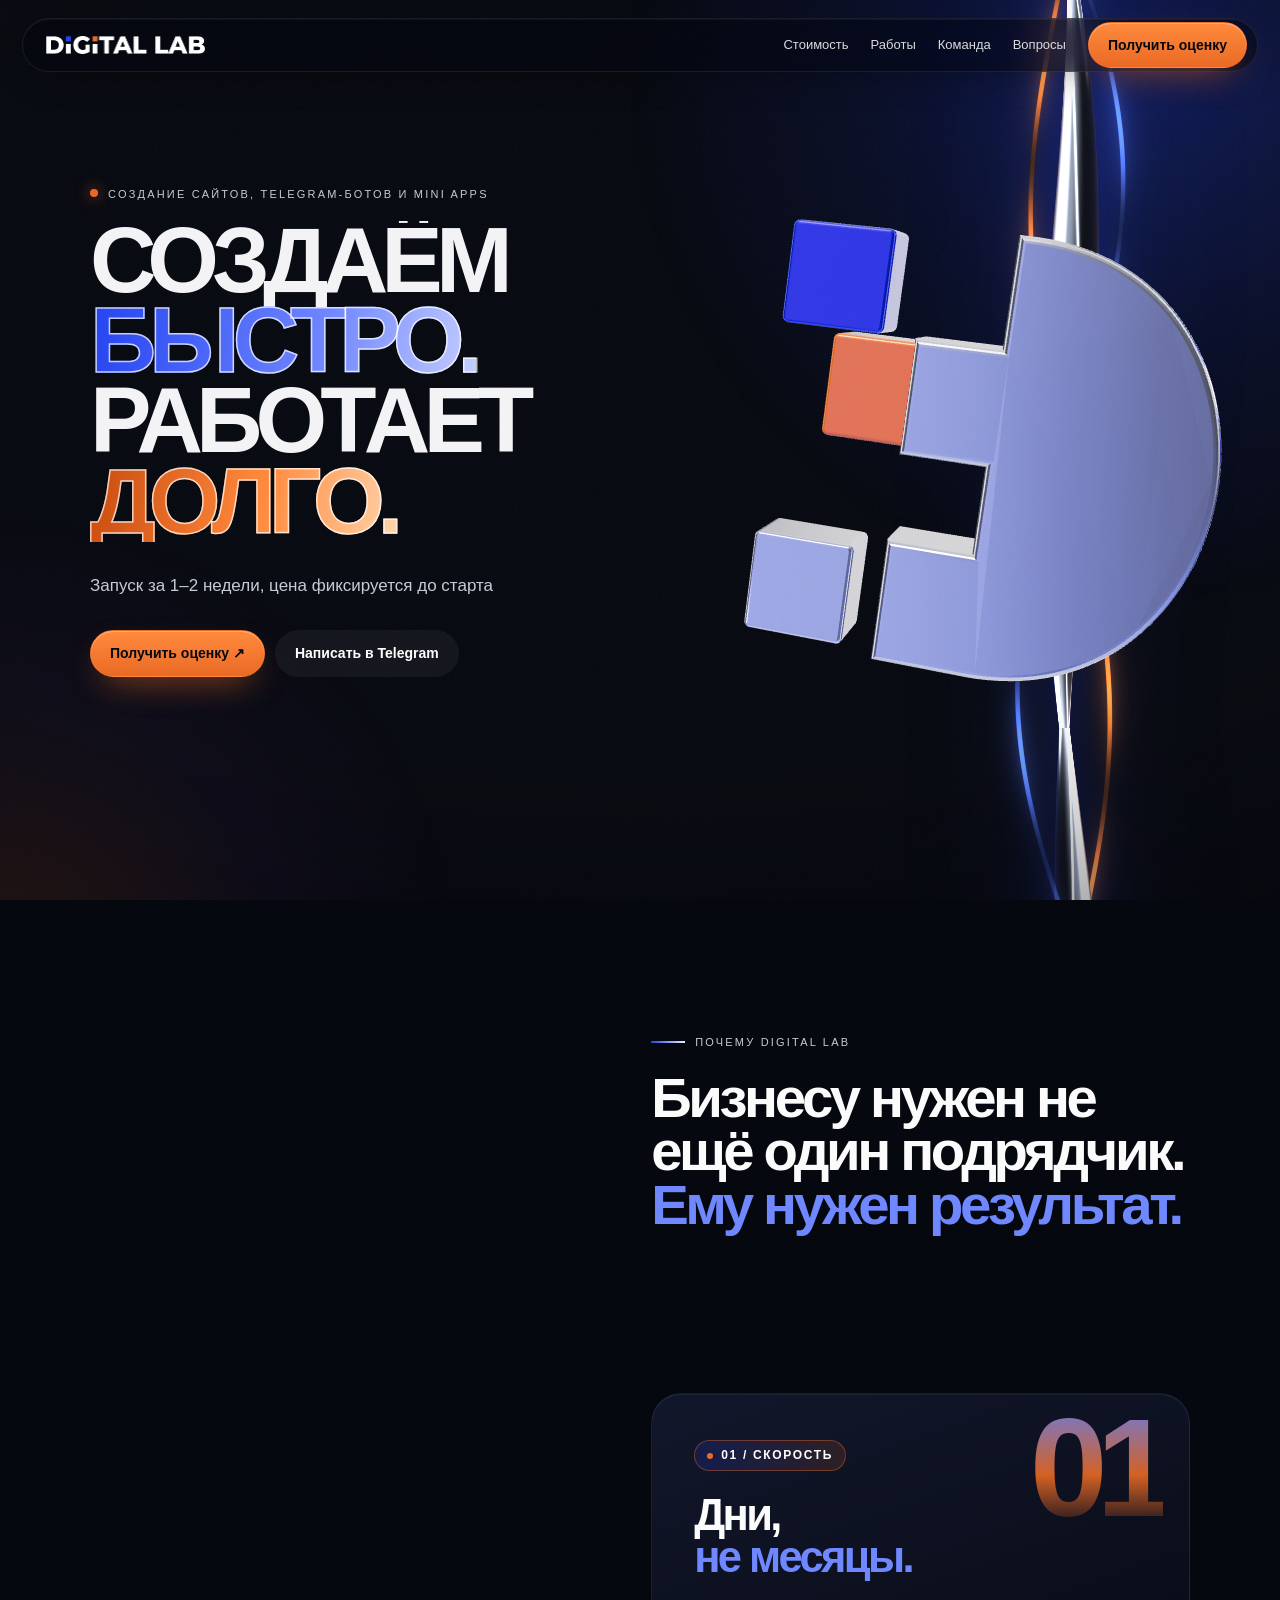
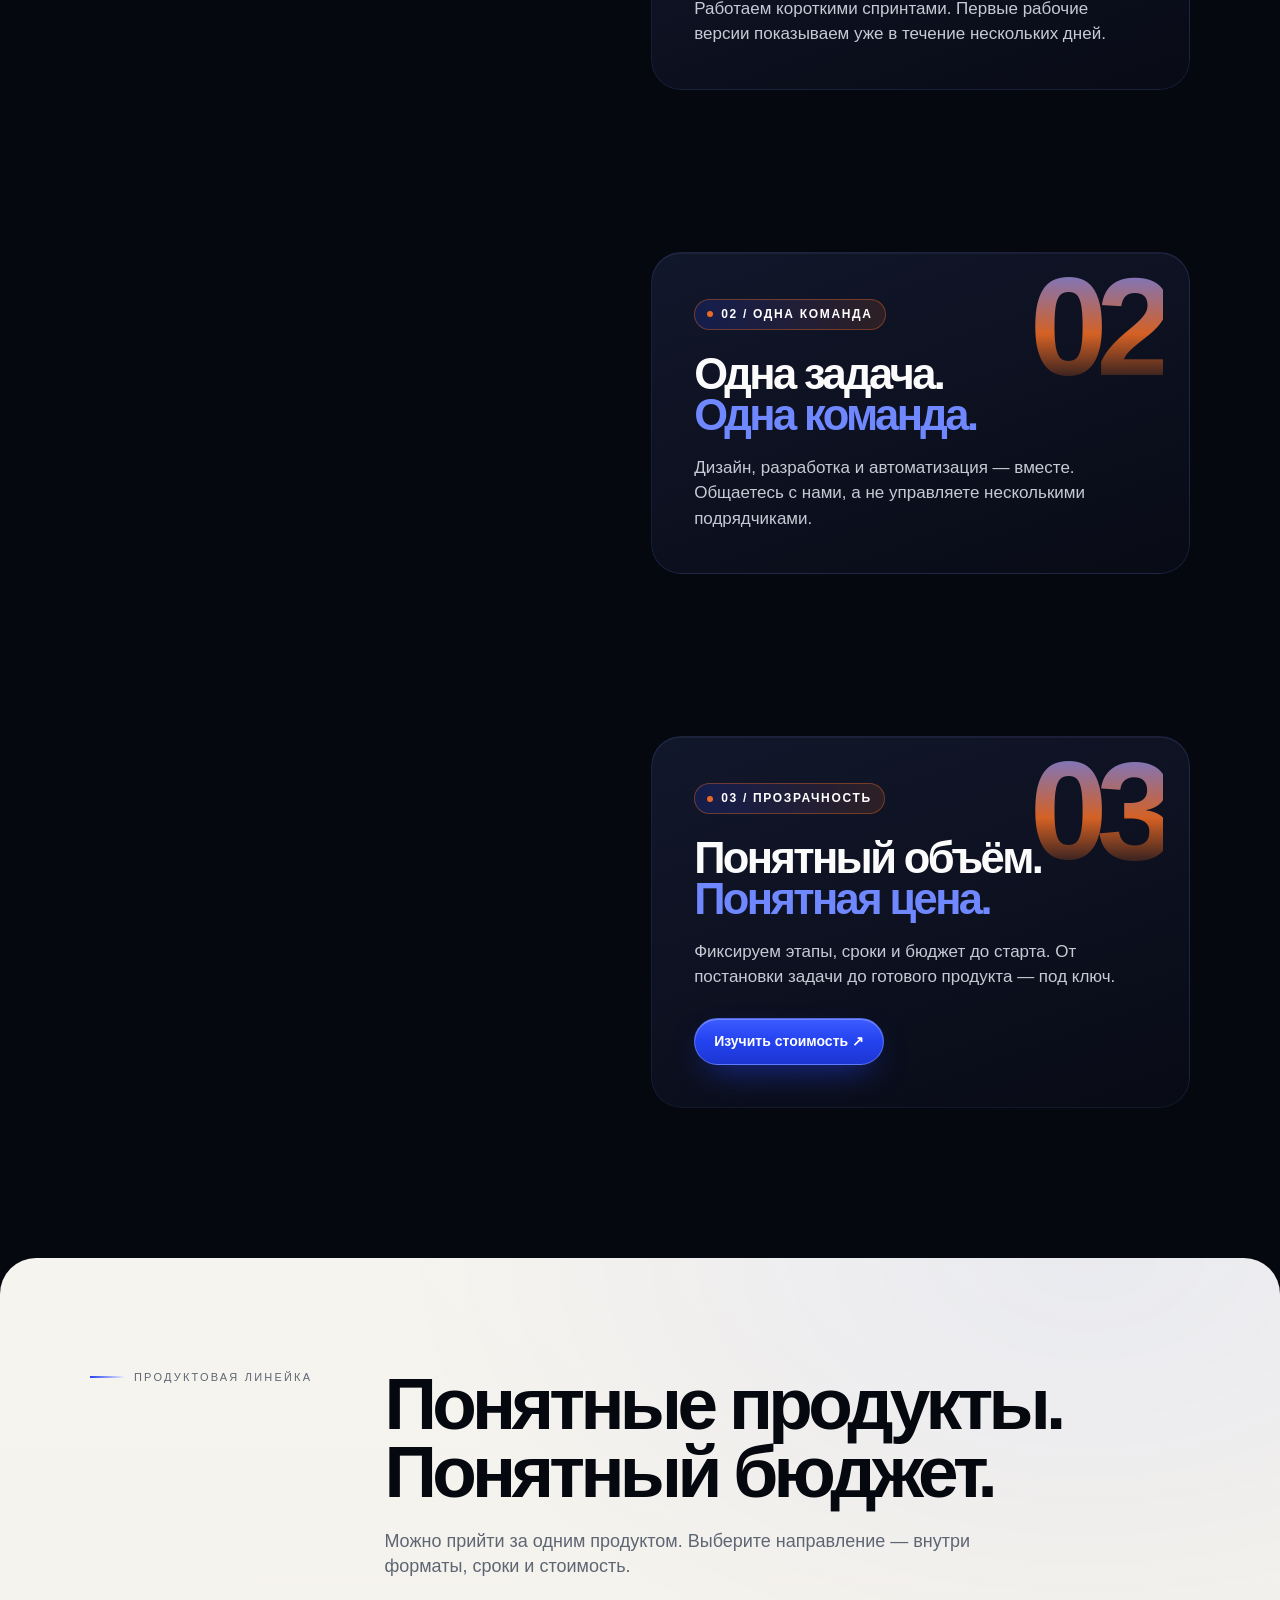
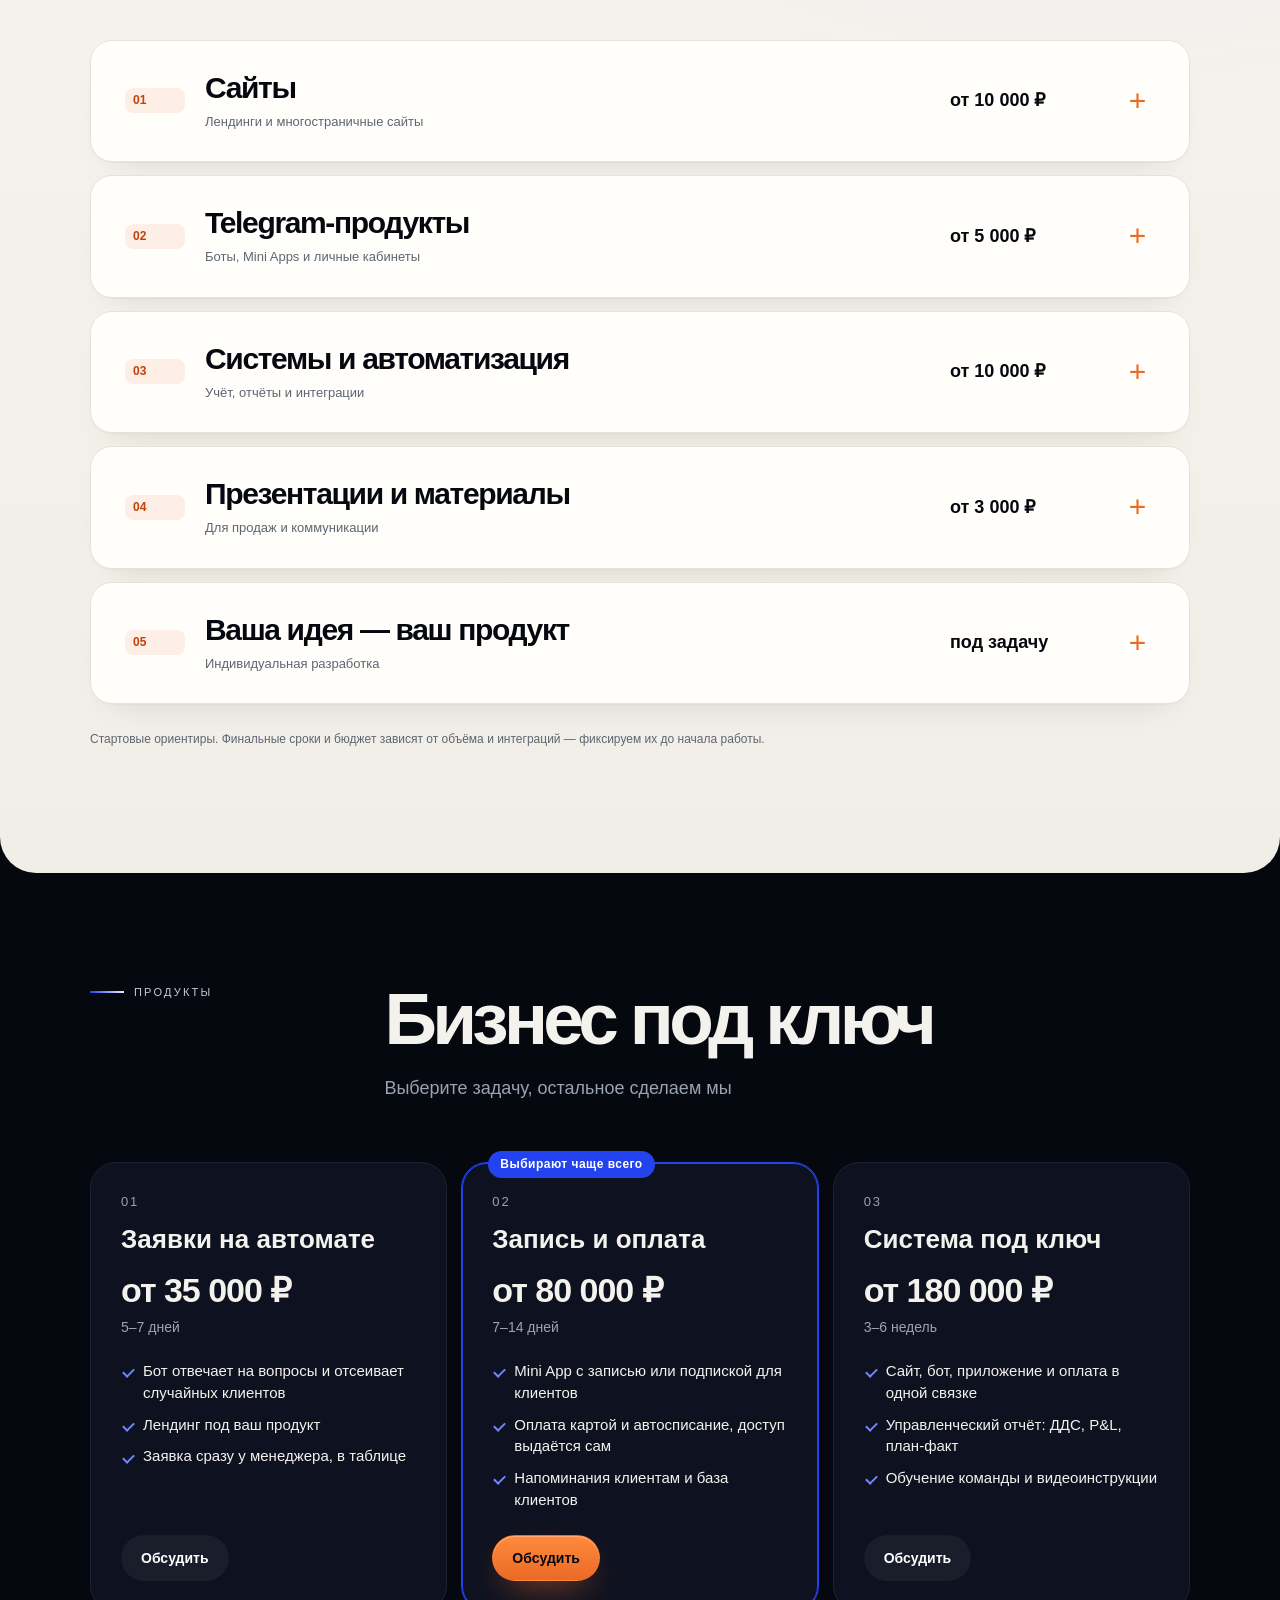
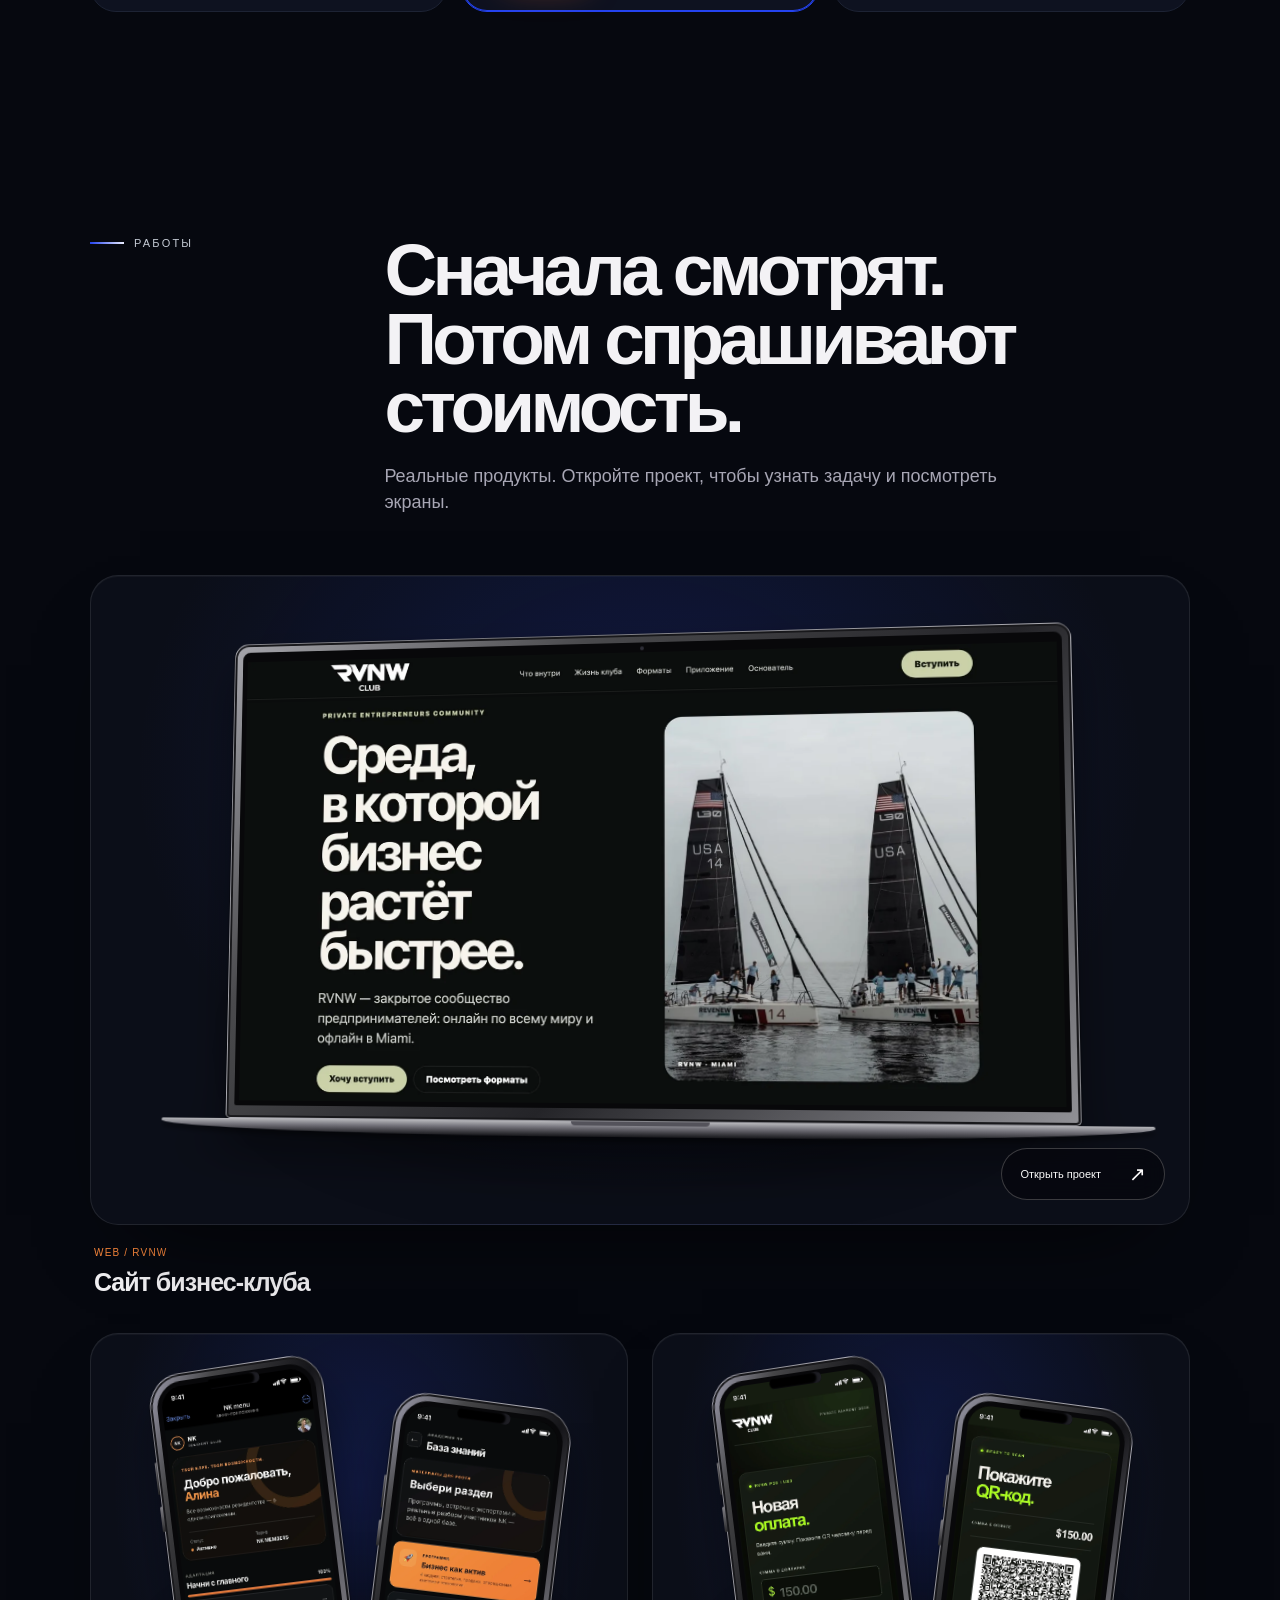
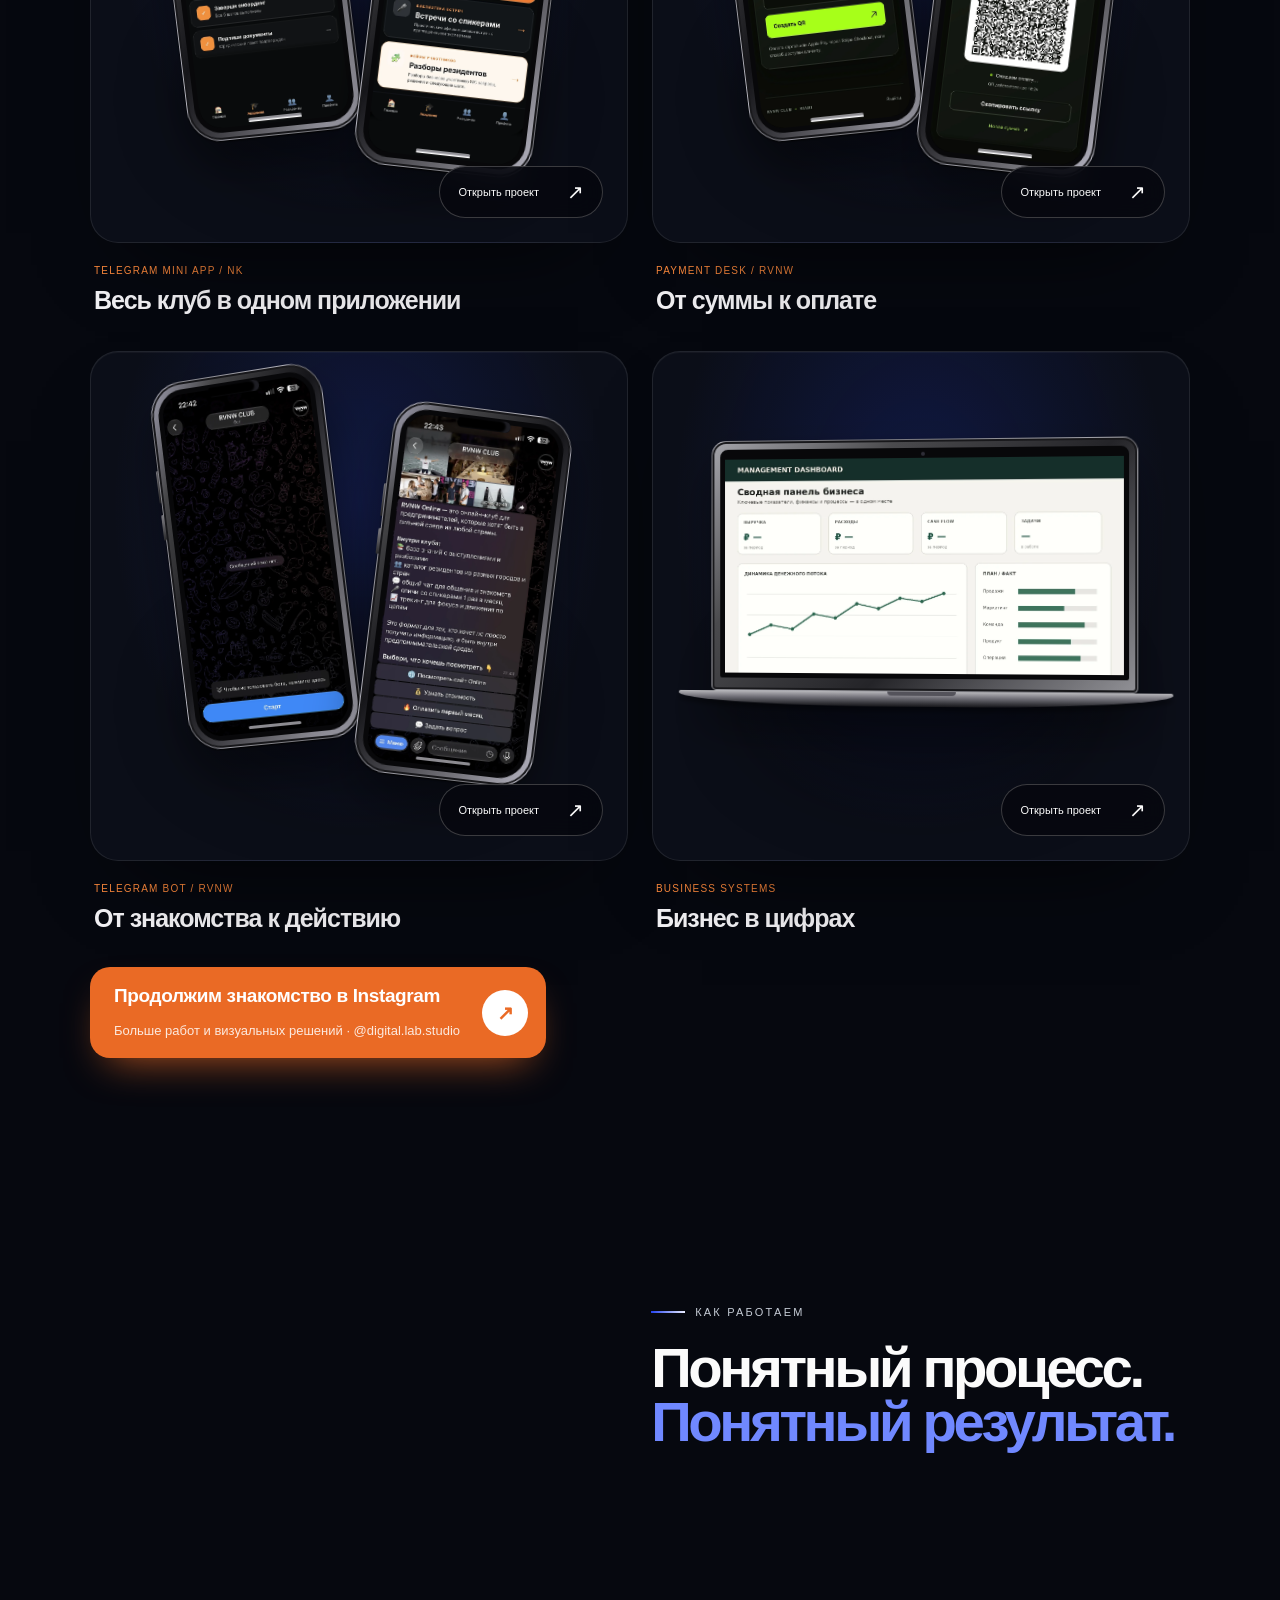
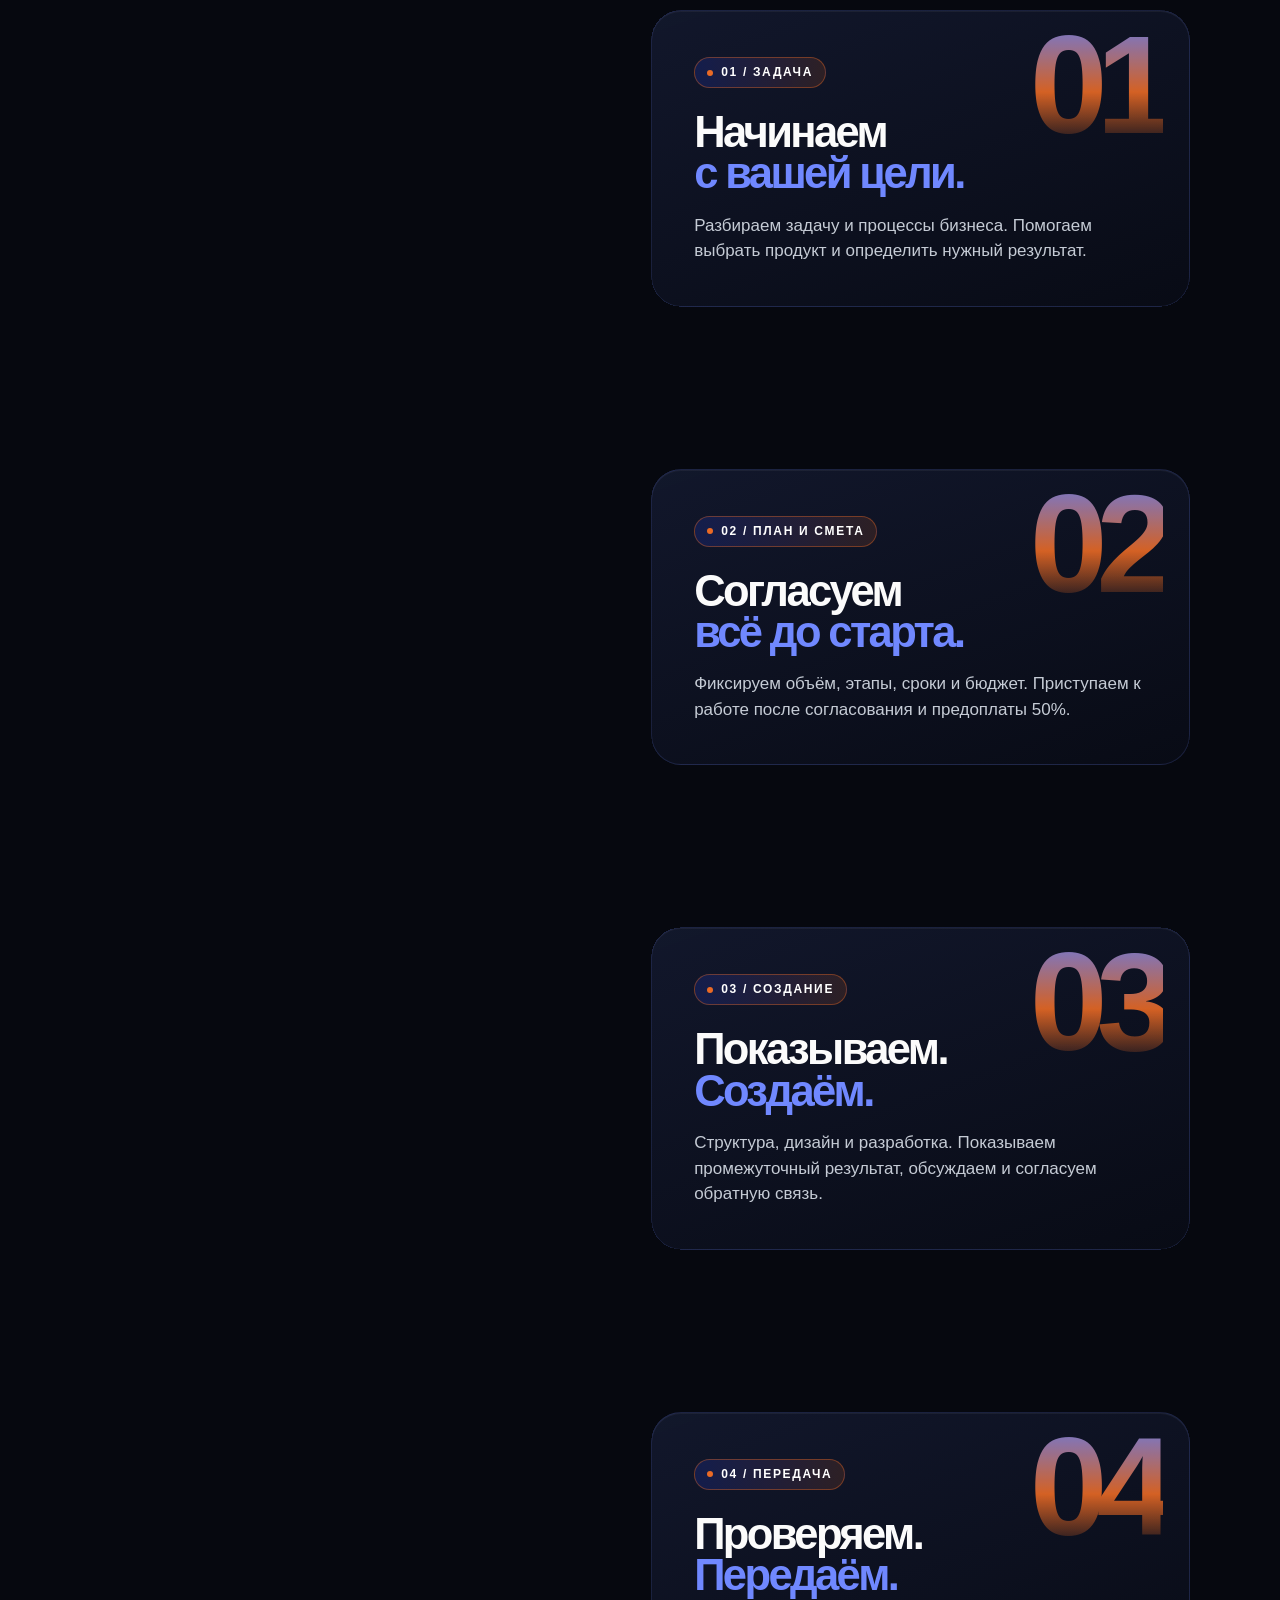
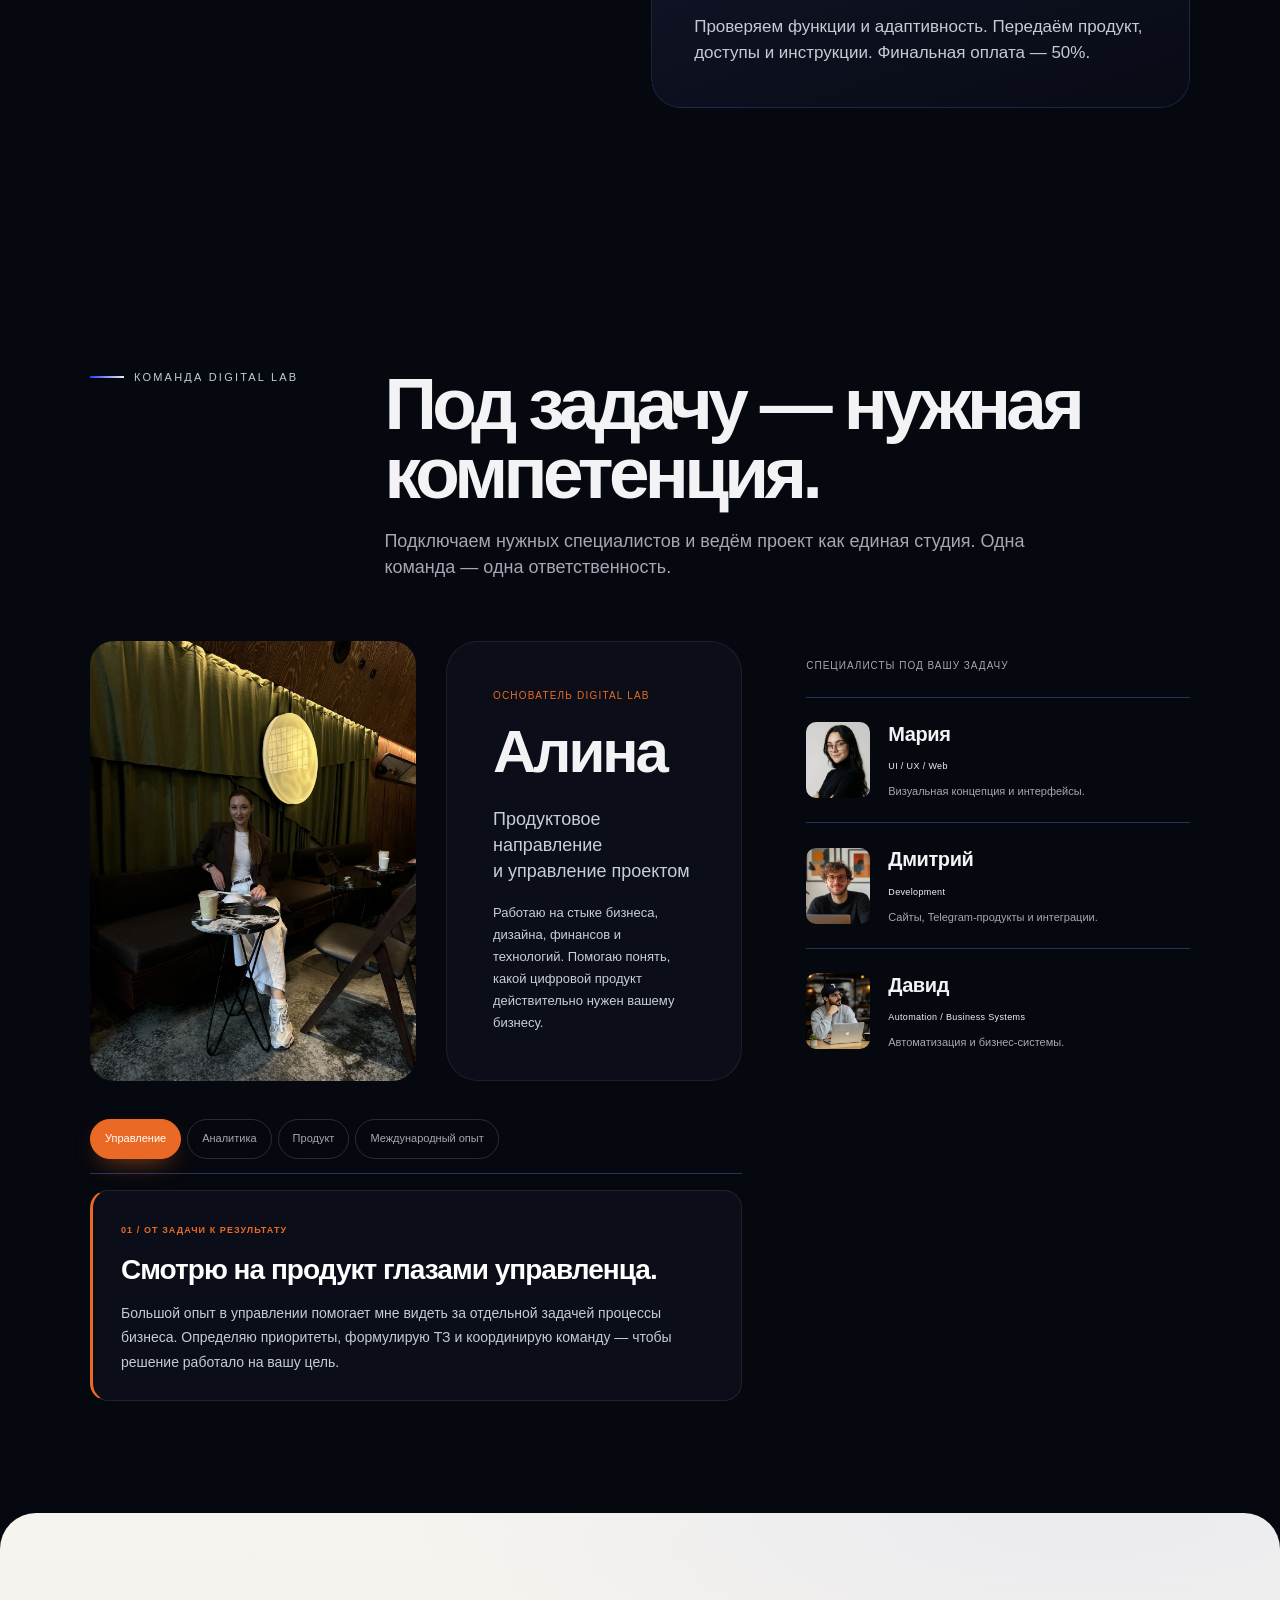
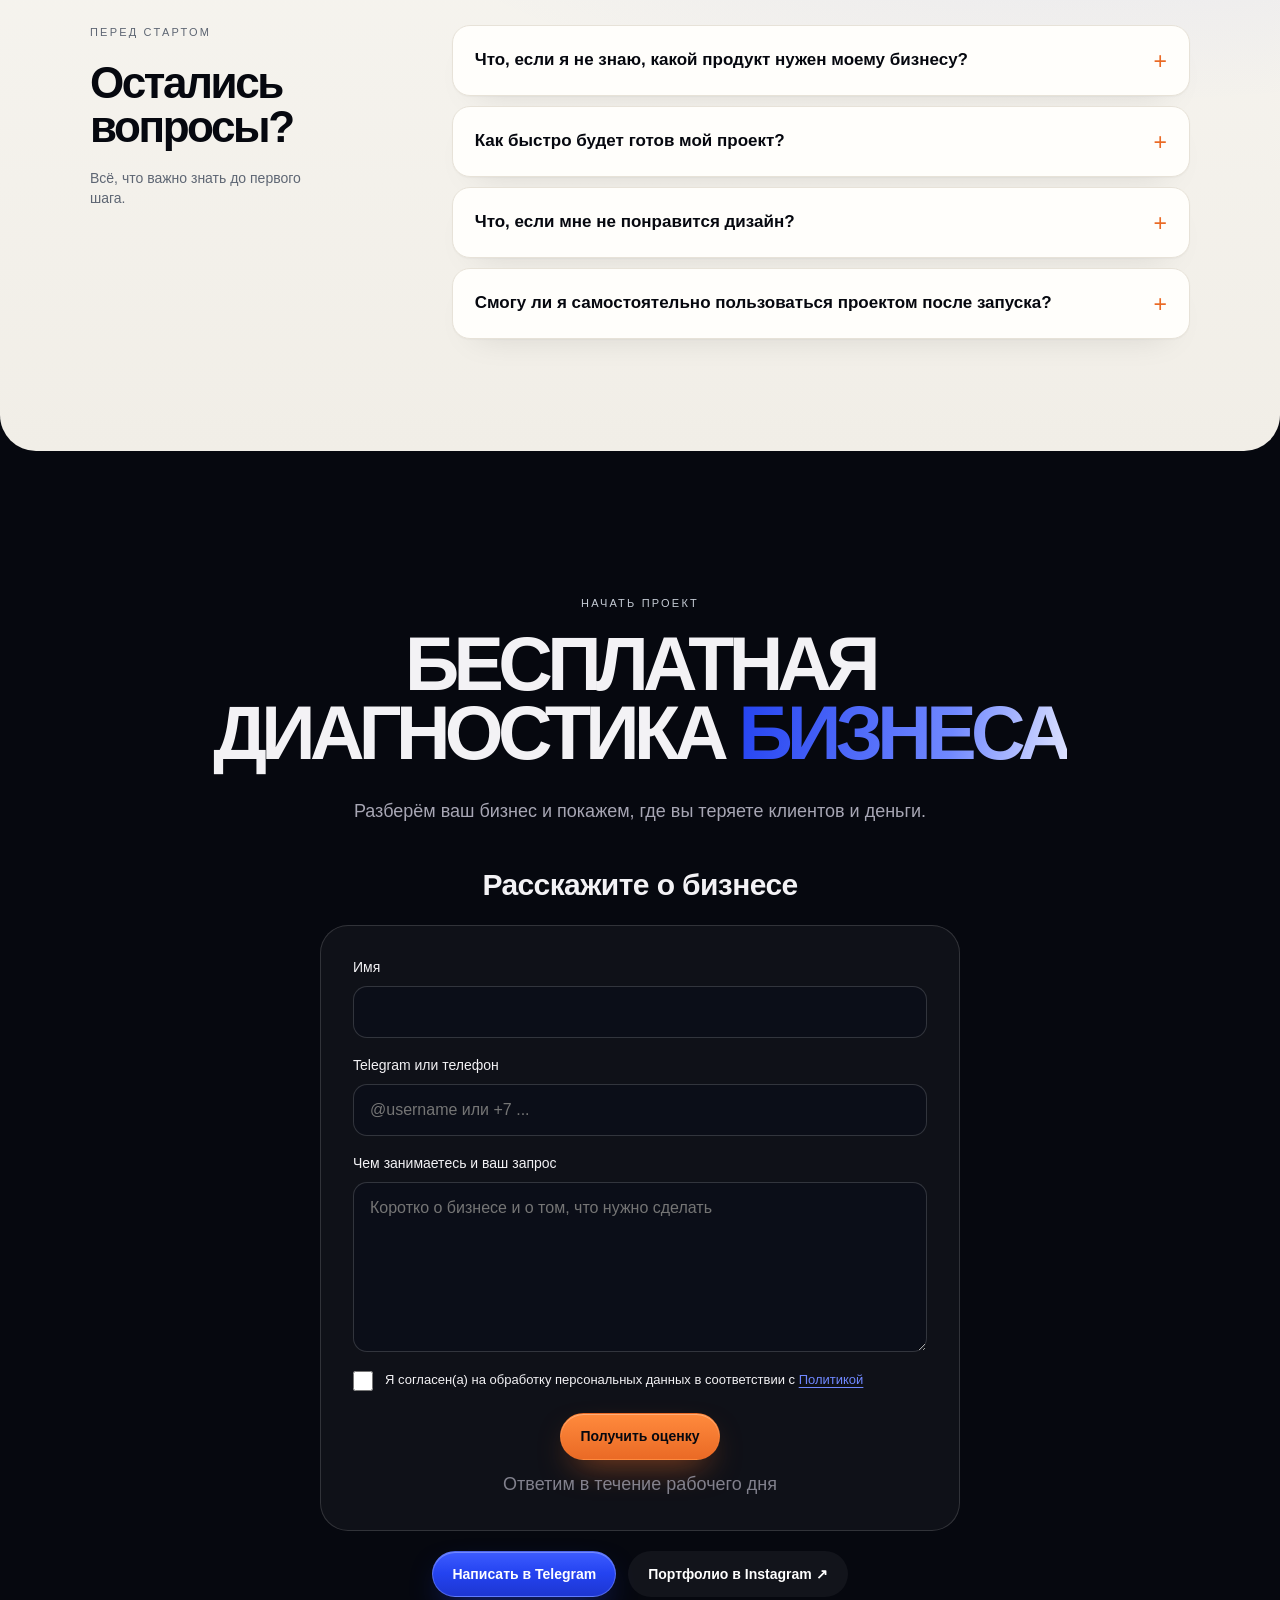
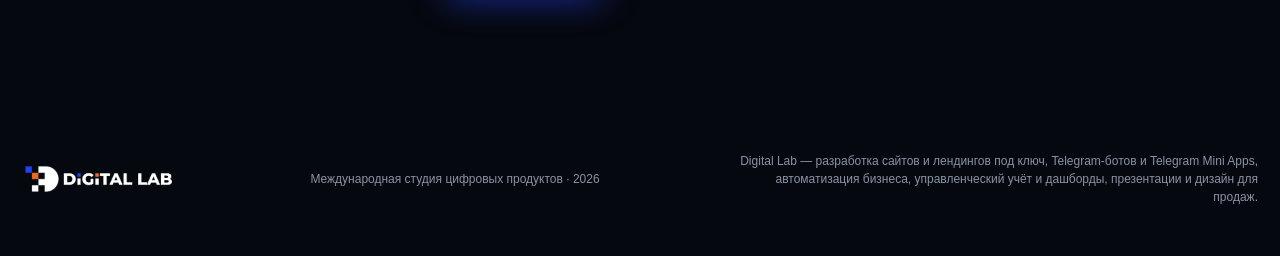
<file: index.html>
<!doctype html>
<html lang="ru">
<head>
<meta charset="utf-8">
<meta name="viewport" content="width=device-width,initial-scale=1">
<meta name="yandex-verification" content="6b34f1150a45a9b8" />
<!-- Yandex.Metrika counter -->
<script type="text/javascript">
    (function(m,e,t,r,i,k,a){
        m[i]=m[i]||function(){(m[i].a=m[i].a||[]).push(arguments)};
        m[i].l=1*new Date();
        for (var j = 0; j < document.scripts.length; j++) {if (document.scripts[j].src === r) { return; }}
        k=e.createElement(t),a=e.getElementsByTagName(t)[0],k.async=1,k.src=r,a.parentNode.insertBefore(k,a)
    })(window, document,'script','https://mc.yandex.ru/metrika/tag.js?id=113868406', 'ym');

    ym(113868406, 'init', {ssr:true, webvisor:true, clickmap:true, ecommerce:"dataLayer", referrer: document.referrer, url: location.href, accurateTrackBounce:true, trackLinks:true});
</script>
<!-- /Yandex.Metrika counter -->
<title>Создание сайтов, Telegram-ботов и Mini Apps под ключ — Digital Lab</title>
<meta name="description" content="Digital Lab — студия цифровых продуктов. Создание сайтов и лендингов от 10 000 ₽, Telegram-боты от 5 000 ₽, Mini Apps, автоматизация бизнеса и управленческие системы под ключ. Первые результаты — через несколько дней.">
<meta name="keywords" content="создание сайтов, разработка сайтов, лендинг под ключ, сайт под ключ, Telegram-бот, разработка Telegram-ботов, Telegram Mini App, мини-приложение Telegram, автоматизация бизнеса, управленческий учёт, дашборды, дизайн сайта, веб-студия, Digital Lab">
<meta name="author" content="Digital Lab">
<link rel="canonical" href="https://bydigitallab.ru/">
<meta name="robots" content="index, follow, max-image-preview:large, max-snippet:-1">
<meta name="theme-color" content="#06080F">
<meta name="application-name" content="Digital Lab">
<meta name="apple-mobile-web-app-title" content="Digital Lab">
<link rel="icon" href="favicon.ico" sizes="any">
<link rel="icon" href="favicon.svg" type="image/svg+xml">
<link rel="icon" href="favicon-32.png" type="image/png" sizes="32x32">
<link rel="icon" href="favicon-48.png" type="image/png" sizes="48x48">
<link rel="icon" href="favicon-96.png" type="image/png" sizes="96x96">
<link rel="icon" href="favicon-120.png" type="image/png" sizes="120x120">
<link rel="icon" href="favicon-192.png" type="image/png" sizes="192x192">
<link rel="apple-touch-icon" href="apple-touch-icon.png" sizes="180x180">
<link rel="manifest" href="site.webmanifest">
<meta property="og:type" content="website">
<meta property="og:locale" content="ru_RU">
<meta property="og:site_name" content="Digital Lab">
<meta property="og:title" content="Создание сайтов, Telegram-ботов и Mini Apps — Digital Lab">
<meta property="og:description" content="Сайты, Telegram-боты, Mini Apps, автоматизация и управленческие системы для бизнеса под ключ. Первые результаты — через несколько дней.">
<meta property="og:url" content="https://bydigitallab.ru/">
<meta property="og:image" content="https://bydigitallab.ru/og-image.jpg">
<meta property="og:image:width" content="1200">
<meta property="og:image:height" content="630">
<meta property="og:image:alt" content="Digital Lab — создание сайтов, Telegram-ботов и Mini Apps">
<meta name="twitter:card" content="summary_large_image">
<meta name="twitter:title" content="Создание сайтов, Telegram-ботов и Mini Apps — Digital Lab">
<meta name="twitter:description" content="Сайты, Telegram-боты, Mini Apps, автоматизация и управленческие системы для бизнеса под ключ.">
<meta name="twitter:image" content="https://bydigitallab.ru/og-image.jpg">
<script type="application/ld+json">
{
 "@context": "https://schema.org",
 "@type": "Organization",
 "@id": "https://bydigitallab.ru/#org",
 "name": "Digital Lab",
 "alternateName": [
  "Диджитал Лаб",
  "Digital Lab Studio"
 ],
 "url": "https://bydigitallab.ru/",
 "logo": {
  "@type": "ImageObject",
  "url": "https://bydigitallab.ru/logo.png",
  "width": 600,
  "height": 600
 },
 "image": "https://bydigitallab.ru/og-image.jpg",
 "description": "Студия цифровых продуктов: создание сайтов и лендингов, Telegram-ботов и Mini Apps, автоматизация бизнеса и управленческие системы под ключ.",
 "founder": {
  "@type": "Person",
  "name": "Алина",
  "jobTitle": "Основатель Digital Lab"
 },
 "sameAs": [
  "https://www.instagram.com/digital.lab.studio/",
  "https://t.me/alinaaa_ss"
 ],
 "contactPoint": {
  "@type": "ContactPoint",
  "contactType": "sales",
  "url": "https://t.me/alinaaa_ss",
  "availableLanguage": [
   "ru",
   "en"
  ]
 }
}
</script>
<script type="application/ld+json">
{
 "@context": "https://schema.org",
 "@type": "WebSite",
 "@id": "https://bydigitallab.ru/#website",
 "url": "https://bydigitallab.ru/",
 "name": "Digital Lab",
 "inLanguage": "ru",
 "publisher": {
  "@id": "https://bydigitallab.ru/#org"
 }
}
</script>
<script type="application/ld+json">
{
 "@context": "https://schema.org",
 "@type": "ProfessionalService",
 "@id": "https://bydigitallab.ru/#service",
 "name": "Digital Lab — создание сайтов и Telegram-продуктов",
 "url": "https://bydigitallab.ru/",
 "image": "https://bydigitallab.ru/og-image.jpg",
 "logo": "https://bydigitallab.ru/logo.png",
 "areaServed": [
  "RU",
  "Worldwide"
 ],
 "priceRange": "от 3 000 ₽",
 "parentOrganization": {
  "@id": "https://bydigitallab.ru/#org"
 },
 "hasOfferCatalog": {
  "@type": "OfferCatalog",
  "name": "Продуктовая линейка Digital Lab",
  "itemListElement": [
   {
    "@type": "Offer",
    "itemOffered": {
     "@type": "Service",
     "name": "Лендинг под ключ",
     "description": "Структура, тексты, дизайн, адаптив и формы."
    },
    "price": "10000",
    "priceCurrency": "RUB"
   },
   {
    "@type": "Offer",
    "itemOffered": {
     "@type": "Service",
     "name": "Многостраничный сайт",
     "description": "Страницы, визуальная система и интеграции."
    },
    "price": "20000",
    "priceCurrency": "RUB"
   },
   {
    "@type": "Offer",
    "itemOffered": {
     "@type": "Service",
     "name": "Telegram-бот и автоматизация",
     "description": "Заявки, регистрации, уведомления и сценарии."
    },
    "price": "5000",
    "priceCurrency": "RUB"
   },
   {
    "@type": "Offer",
    "itemOffered": {
     "@type": "Service",
     "name": "Telegram Mini App / личный кабинет",
     "description": "Профиль, каталог, подписка, контент и события."
    },
    "price": "20000",
    "priceCurrency": "RUB"
   },
   {
    "@type": "Offer",
    "itemOffered": {
     "@type": "Service",
     "name": "Управленческая система",
     "description": "ДДС, P&L, план/факт, бюджеты и дашборды."
    },
    "price": "10000",
    "priceCurrency": "RUB"
   },
   {
    "@type": "Offer",
    "itemOffered": {
     "@type": "Service",
     "name": "Интеграции и платёжные сценарии",
     "description": "Сервисы, платёжные ссылки, QR и уведомления."
    },
    "price": "5000",
    "priceCurrency": "RUB"
   },
   {
    "@type": "Offer",
    "itemOffered": {
     "@type": "Service",
     "name": "Презентация / брошюра",
     "description": "Презентации, коммерческие предложения, PDF и гайды."
    },
    "price": "3000",
    "priceCurrency": "RUB"
   },
   {
    "@type": "Offer",
    "itemOffered": {
     "@type": "Service",
     "name": "Индивидуальная разработка",
     "description": "Любой цифровой продукт под процессы вашего бизнеса."
    }
   }
  ]
 }
}
</script>
<script type="application/ld+json">
{
 "@context": "https://schema.org",
 "@type": "FAQPage",
 "mainEntity": [
  {
   "@type": "Question",
   "name": "Что, если я не знаю, какой продукт нужен моему бизнесу?",
   "acceptedAnswer": {
    "@type": "Answer",
    "text": "Приходите с задачей — готовое техническое задание не обязательно. Наша команда разберётся, как устроен ваш бизнес, поможет найти узкие места и предложит подходящее решение: сайт, Telegram-бот, мини-приложение, автоматизацию или индивидуальный продукт под ваши процессы. Мы объясним, что предлагаем, какую задачу это решит и как будет работать. Если у вас уже есть чёткое ТЗ, присылайте его вместе с референсами и пожеланиями. Изучим материалы, согласуем детали и реализуем проект."
   }
  },
  {
   "@type": "Question",
   "name": "Как быстро будет готов мой проект?",
   "acceptedAnswer": {
    "@type": "Answer",
    "text": "Первые наработки показываем уже через несколько дней после согласования задачи и получения необходимых материалов. Для небольших проектов наш ориентир — запуск в течение недели, с вниманием к дизайну, удобству и проверке работы всех функций. Точный срок согласовываем до начала работы: он зависит от сложности продукта, интеграций и скорости обратной связи. Если задача требует больше времени, сообщаем об этом заранее."
   }
  },
  {
   "@type": "Question",
   "name": "Что, если мне не понравится дизайн?",
   "acceptedAnswer": {
    "@type": "Answer",
    "text": "До начала основной разработки мы показываем визуальное направление и ключевые экраны будущего продукта. Вы сможете оценить стиль, цвета, структуру и подачу, рассказать, что нравится и что хочется изменить. После согласования дизайна переходим к разработке. Так вы заранее понимаете, каким будет ваш продукт, и можете повлиять на результат ещё до его реализации. Объём и порядок правок обсуждаем перед стартом."
   }
  },
  {
   "@type": "Question",
   "name": "Смогу ли я самостоятельно пользоваться проектом после запуска?",
   "acceptedAnswer": {
    "@type": "Answer",
    "text": "Да. Мы передаём необходимые доступы, показываем, как всё работает, и записываем видеоинструкции по управлению вашим продуктом. Объясняем, где менять информацию, как пользоваться основными функциями и на что обращать внимание. Ещё до разработки обсудим, что вы хотите редактировать самостоятельно — например, тексты, фотографии, цены или услуги, — и предусмотрим такую возможность. После передачи у вас останутся инструкции, к которым можно вернуться в любой момент. А если понадобятся новые функции или более сложные изменения, вы сможете обратиться к нам."
   }
  }
 ]
}
</script>

<style>
:root{
  --bg:#06080F;--bg2:#0B0E18;--ink:#F4F2ED;--muted:#9AA3B2;--line:#1D2334;
  --copper:#F4F2ED;--slate:#7088FF;--wine:#2443F0;--wine-deep:#121728;--paper:#FFFFFF;--dark:#0B0E18;
}
*{box-sizing:border-box}html{scroll-behavior:smooth}body{margin:0;background:var(--bg);color:var(--ink);font-family:Inter,-apple-system,BlinkMacSystemFont,"Segoe UI",sans-serif;line-height:1.42;overflow-x:hidden}a{color:inherit;text-decoration:none}.w{width:min(100% - 44px,1320px);margin:auto}.eyebrow{text-transform:uppercase;letter-spacing:.17em;font-size:11px;color:var(--muted)}
nav{position:fixed;top:0;left:0;right:0;z-index:40;padding:18px 0}.nav{height:54px;border:1px solid #FFFFFF1c;background:#06080Fd9;backdrop-filter:blur(18px);border-radius:999px;padding:0 10px 0 22px;display:flex;align-items:center;justify-content:space-between}.brand{font-weight:900;letter-spacing:-.04em}.brand i{font-style:normal;color:var(--wine)}.links{display:flex;gap:22px;align-items:center;font-size:13px;color:#DBDBDB}.pill{padding:11px 16px;border-radius:999px;border:1px solid #fff2}.pill.primary{background:var(--wine);color:var(--paper);border-color:var(--wine);font-weight:800}
.hero{min-height:100svh;padding:150px 0 70px;display:grid;align-content:space-between}.hero-grid{display:grid;grid-template-columns:1.15fr .85fr;gap:50px;align-items:end}.hero h1{font-size:clamp(54px,8.4vw,132px);line-height:.81;letter-spacing:-.082em;margin:18px 0 30px;text-transform:uppercase;max-width:900px}.hero h1 .outline{color:transparent;-webkit-text-stroke:1px #F4F2ED9a}.hero-copy{max-width:690px;font-size:19px;color:#C5CBD5}.hero-copy b{color:#FFFFFF}.hero-actions{display:flex;gap:10px;flex-wrap:wrap;margin-top:30px}.btn{display:inline-flex;align-items:center;justify-content:center;gap:10px;padding:14px 19px;border-radius:999px;border:1px solid #FFFFFF2b;font-weight:750;font-size:14px;transition:.25s}.btn:hover{transform:translateY(-2px)}.btn.primary{background:var(--copper);color:#06080F;border-color:var(--copper)}.btn.wine{background:var(--wine);border-color:var(--wine);color:#FFFFFF}.hero-visual{height:560px;border:1px solid #FFFFFF1d;border-radius:38px;position:relative;overflow:hidden;background:#0B0E18}.orb{position:absolute;border-radius:50%}.accent-square{position:absolute;width:150px;height:150px;right:54px;bottom:48px;border-radius:24px;background:var(--slate);opacity:.82;transform:rotate(7deg);z-index:1}
.accent-square.copper{width:136px;height:136px;right:20px;bottom:18px;background:var(--copper);opacity:1;transform:rotate(-8deg);z-index:0}.orb.a{width:320px;height:320px;background:var(--slate);right:-90px;top:-80px}.orb.b{width:180px;height:180px;background:var(--wine);left:-52px;bottom:78px}.screen{position:absolute;left:40px;right:40px;top:110px;bottom:42px;border-radius:24px;background:var(--paper);color:#06080F;box-shadow:0 30px 90px #0008;padding:18px;transform:rotate(-2deg);z-index:2}.screen-head{display:flex;justify-content:space-between;font-size:10px;text-transform:uppercase;letter-spacing:.13em;color:#666}.screen-main{height:calc(100% - 28px);margin-top:14px;display:grid;grid-template-columns:1.15fr .85fr;gap:10px}.screen-left{background:#0B0E18;color:#FFFFFF;border-radius:17px;padding:18px;display:flex;flex-direction:column;justify-content:space-between}.screen-left strong{font-size:42px;line-height:.9;letter-spacing:-.06em}.screen-left em{font-style:normal;color:var(--copper)}.screen-right{display:grid;gap:10px}.tile{border-radius:17px}.tile.s{background:var(--slate)}.tile.w{background:var(--wine)}
.hero-foot{display:flex;justify-content:space-between;gap:20px;align-items:end;padding-top:50px}.proof{display:flex;gap:34px;flex-wrap:wrap}.proof span{font-size:12px;color:#9AA3B2;text-transform:uppercase;letter-spacing:.08em}.proof strong{display:block;color:#FFFFFF;font-size:16px;text-transform:none;letter-spacing:0;margin-top:5px}
.marquee{border-block:1px solid var(--line);padding:14px 0;overflow:hidden;white-space:nowrap;background:#06080F}.track{display:inline-block;animation:mar 28s linear infinite;font-weight:800;font-size:12px;letter-spacing:.12em}.track span{margin:0 28px}.track b{color:var(--copper)}@keyframes mar{to{transform:translateX(-50%)}}
section{padding:112px 0;border-bottom:0}.section-head{display:grid;grid-template-columns:.48fr 1.52fr;gap:40px;margin-bottom:60px}.section-head h2{font-size:clamp(42px,5.7vw,80px);line-height:.94;letter-spacing:-.064em;margin:0;max-width:1000px}.section-head p{font-size:18px;color:var(--muted);max-width:760px;margin:22px 0 0}
.problem-grid{display:grid;grid-template-columns:1.12fr .88fr;gap:18px}.manifesto{background:var(--paper);color:#0B0E18;border-radius:34px;padding:42px;min-height:540px;display:flex;flex-direction:column;justify-content:space-between}.manifesto .big{font-size:clamp(42px,5vw,70px);line-height:.95;letter-spacing:-.06em}.manifesto .big span{color:#777}.manifesto p{font-size:18px;max-width:650px}.pain-list{display:grid;gap:12px}.pain{border:1px solid var(--line);border-radius:27px;padding:28px;min-height:165px;display:flex;justify-content:space-between;gap:25px;transition:.3s}.pain:hover{background:#0B0E18;transform:translateX(5px)}.pain b{font-size:22px}.pain span{color:var(--muted);max-width:370px}
.valuebar{display:grid;grid-template-columns:repeat(3,1fr);gap:12px;margin-top:18px}.value{border-radius:26px;padding:28px;background:#0e1220;border:1px solid var(--line)}.value strong{display:block;font-size:34px;letter-spacing:-.04em;color:var(--copper)}.value span{display:block;color:#BEBDC8;margin-top:8px}.value p{color:var(--muted);font-size:14px}
.products{display:grid;grid-template-columns:repeat(12,1fr);gap:14px}.product{border-radius:30px;padding:30px;min-height:350px;position:relative;overflow:hidden;transition:.3s;border:1px solid #FFFFFF10}.product:hover{transform:translateY(-6px)}.product h3{font-size:32px;letter-spacing:-.05em;margin:0 0 10px}.product p{max-width:430px;color:#BEBDC8}.product .price{font-size:28px;font-weight:900;position:absolute;left:30px;bottom:28px}.product .time{font-size:11px;text-transform:uppercase;letter-spacing:.12em;position:absolute;right:30px;bottom:34px}.product.p1{grid-column:span 7;background:var(--paper);color:#0B0E18}.product.p1 p{color:#555}.product.p2{grid-column:span 5;background:var(--slate)}.product.p3{grid-column:span 5;background:var(--copper);color:#0B0E18}.product.p3 p{color:#1D2334}.product.p4{grid-column:span 7;background:#0e1220}.product.p5{grid-column:span 6;background:var(--wine)}.product.p6{grid-column:span 6;background:#0B0E18;border-color:#333}.product .tagline{font-size:12px;text-transform:uppercase;letter-spacing:.1em;opacity:.68;margin-bottom:18px}
.compare{margin-top:20px;color:#9AA3B2;font-size:13px}.compare b{color:#FFFFFF}
.work-list{display:grid;gap:18px}.work{display:grid;grid-template-columns:.85fr 1.15fr;gap:18px}.work:nth-child(even){grid-template-columns:1.15fr .85fr}.work:nth-child(even) .work-media{order:2}.work-media{min-height:430px;border-radius:30px;border:1px solid #7088FF;background:#0e1220;display:grid;place-items:center;position:relative;overflow:hidden;color:#9AA3B2;text-align:center}.work-media:before{content:"";position:absolute;width:270px;height:270px;border-radius:50%;background:var(--slate);opacity:.75;transform:translate(120px,-100px)}.work:nth-child(2) .work-media:before{background:var(--copper)}.work:nth-child(3) .work-media:before{background:var(--wine)}.work-info{border-radius:30px;background:#0B0E18;border:1px solid #1D2334;padding:36px;display:flex;flex-direction:column;justify-content:space-between}.work-info h3{font-size:44px;letter-spacing:-.055em;line-height:.95;margin:12px 0}.tags{display:flex;gap:7px;flex-wrap:wrap}.tag{font-size:11px;border:1px solid #F4F2ED2a;border-radius:999px;padding:7px 10px;color:#C5CBD5}.outcome{font-size:17px;color:#C5CBD5;max-width:560px}.work-index{font-size:12px;color:#777}
.process-wrap{background:var(--paper);color:#0B0E18;border-radius:38px;padding:54px}.process-wrap h2{font-size:clamp(48px,6vw,82px);letter-spacing:-.06em;line-height:.92;margin:16px 0 46px}.steps{display:grid;grid-template-columns:repeat(7,1fr);gap:10px}.step{border-top:1px solid #BEBDC8;padding:16px 8px 0 0}.step b{font-size:12px;color:var(--wine);font-weight:900}.step strong{display:block;font-size:18px;margin:26px 0 8px;color:var(--wine);font-weight:900}.step span{font-size:13px;color:#777}
.team-grid{display:grid;grid-template-columns:repeat(12,1fr);gap:14px}.team-intro{grid-column:span 5;background:var(--wine-deep);border:1px solid #2443F0;border-radius:30px;padding:36px;min-height:460px}.team-intro h3{font-size:48px;line-height:.95;letter-spacing:-.055em;margin:12px 0 20px}.team-intro p{color:#DBDBDB}.member{grid-column:span 7;border:1px solid var(--line);background:#0e1220;border-radius:30px;padding:22px;display:grid;grid-template-columns:150px 1fr;gap:24px;align-items:center}.member + .member{margin-top:0}.avatar{height:150px;border-radius:22px;background:#1D2334;display:grid;place-items:center;color:#79778A;font-size:11px;text-transform:uppercase;letter-spacing:.08em;text-align:center}.member:nth-child(3) .avatar{background:#121728}.member:nth-child(4) .avatar{background:#1D2334}.member strong{font-size:24px}.member span{display:block;color:var(--copper);font-size:12px;text-transform:uppercase;letter-spacing:.1em;margin:4px 0 12px}.member p{color:var(--muted);margin:0}
.founder{display:grid;grid-template-columns:.84fr 1.16fr;gap:18px}.portrait{min-height:650px;border-radius:32px;background:#0e1220;border:1px solid #7088FF;display:grid;place-items:center;color:#79778A;text-align:center;position:relative;overflow:hidden}.portrait:after{content:"ОСНОВАТЕЛЬ";position:absolute;bottom:25px;left:25px;font-size:64px;font-weight:900;letter-spacing:-.08em;color:#F4F2ED08}.founder-copy{border-radius:32px;background:#0e1220;padding:46px}.founder-copy h2{font-size:clamp(52px,6.5vw,88px);letter-spacing:-.07em;line-height:.88;margin:15px 0 30px}.founder-copy p{font-size:18px;color:#C5CBD5;max-width:700px}.facts{display:grid;grid-template-columns:1fr 1fr;gap:10px;margin-top:38px}.fact{border:1px solid #7088FF;border-radius:20px;padding:20px}.fact strong{display:block;font-size:28px}.fact span{font-size:11px;color:#777;text-transform:uppercase;letter-spacing:.08em}
.faq{display:grid;grid-template-columns:.62fr 1.38fr;gap:30px}.faq-list{display:grid;gap:10px}.faq-item{border:1px solid var(--line);border-radius:22px;padding:22px}.faq-item strong{display:block;font-size:18px;margin-bottom:8px}.faq-item p{margin:0;color:var(--muted)}
.cta{padding:145px 0 125px;text-align:center}.cta h2{font-size:clamp(54px,7.8vw,110px);letter-spacing:-.075em;line-height:.84;margin:18px auto 30px;max-width:1120px}.cta h2 span{color:var(--wine)}.cta p{font-size:18px;color:var(--muted);max-width:700px;margin:0 auto 30px}.micro{font-size:12px;color:#9AA3B2;margin-top:14px}
footer{padding:30px 0 50px}.foot{display:flex;justify-content:space-between;color:#79778A;font-size:12px}

/* PREMIUM MOTION SYSTEM — directional, clipped, no blur/fade-template look */
.reveal{opacity:1;transform:none;filter:none}
.motion-clip{clip-path:inset(0 0 100% 0);transform:translateY(28px);transition:clip-path 1.05s cubic-bezier(.16,1,.3,1),transform 1.05s cubic-bezier(.16,1,.3,1)}
.motion-clip.is-visible{clip-path:inset(0 0 0 0);transform:none}
.motion-left{opacity:0;transform:translateX(-110px);transition:opacity .75s ease,transform 1.05s cubic-bezier(.16,1,.3,1)}
.motion-right{opacity:0;transform:translateX(110px);transition:opacity .75s ease,transform 1.05s cubic-bezier(.16,1,.3,1)}
.motion-up{opacity:0;transform:translateY(70px);transition:opacity .7s ease,transform 1s cubic-bezier(.16,1,.3,1)}
.motion-left.is-visible,.motion-right.is-visible,.motion-up.is-visible{opacity:1;transform:none}
.motion-scale{opacity:0;transform:scale(.94);clip-path:inset(0 0 16% 0 round 34px);transition:opacity .7s ease,transform 1.15s cubic-bezier(.16,1,.3,1),clip-path 1.15s cubic-bezier(.16,1,.3,1)}
.motion-scale.is-visible{opacity:1;transform:none;clip-path:inset(0 0 0 0 round 34px)}

/* Hero enters from real edges instead of appearing from air */
.hero .eyebrow{animation:heroLabel .7s .08s both}.hero h1{animation:heroType 1.05s .12s cubic-bezier(.16,1,.3,1) both}.hero-copy{animation:heroCopy .85s .34s both}.hero-actions{animation:heroCopy .85s .42s both}.hero-foot{animation:heroCopy .8s .56s both}
.hero-visual{animation:heroFrame 1.1s .14s cubic-bezier(.16,1,.3,1) both}
.hero-visual .screen{animation:screenEnter 1.2s .35s cubic-bezier(.16,1,.3,1) both}
.hero-visual .orb.a{animation:orbFromTop 1.25s .25s cubic-bezier(.16,1,.3,1) both}
.hero-visual .orb.b{animation:orbFromLeft 1.2s .42s cubic-bezier(.16,1,.3,1) both}
.hero-visual .accent-square:not(.copper){animation:squareGreen 1.15s .55s cubic-bezier(.16,1,.3,1) both}
.hero-visual .accent-square.copper{animation:squareCopper 1.15s .46s cubic-bezier(.16,1,.3,1) both}
@keyframes heroLabel{from{opacity:0;transform:translateX(-30px)}to{opacity:1;transform:none}}
@keyframes heroType{from{clip-path:inset(0 100% 0 0);transform:translateX(-28px)}to{clip-path:inset(0 0 0 0);transform:none}}
@keyframes heroCopy{from{opacity:0;transform:translateY(22px)}to{opacity:1;transform:none}}
@keyframes heroFrame{from{opacity:0;transform:translateX(90px);clip-path:inset(0 0 0 35% round 38px)}to{opacity:1;transform:none;clip-path:inset(0 0 0 0 round 38px)}}
@keyframes screenEnter{from{opacity:0;transform:translateX(90px) rotate(4deg)}to{opacity:1;transform:rotate(-2deg)}}
@keyframes orbFromTop{from{transform:translateY(-180px) scale(.82)}to{transform:none}}
@keyframes orbFromLeft{from{transform:translateX(-170px) scale(.75)}to{transform:none}}
@keyframes squareGreen{from{transform:translate(100px,70px) rotate(18deg);opacity:0}to{transform:rotate(7deg);opacity:.82}}
@keyframes squareCopper{from{transform:translate(140px,120px) rotate(-24deg);opacity:0}to{transform:rotate(-8deg);opacity:1}}

/* Premium hover: restrained, not bouncy */
.product,.pain,.value,.work-info,.work-media,.member,.fact,.portrait,.hero-visual{transition:transform .55s cubic-bezier(.16,1,.3,1),border-color .45s ease,box-shadow .55s ease,background .45s ease}
.product:hover,.member:hover,.value:hover,.fact:hover{transform:translateY(-4px);box-shadow:0 24px 70px #0003}
.work:hover .work-info{transform:translateX(3px)}

/* Cases are interactive: click to a panel from the bottom */
.work-media{cursor:pointer;isolation:isolate}
.work-media .case-trigger{position:absolute;left:22px;bottom:20px;z-index:4;border:1px solid #F4F2ED37;background:#06080Fcc;color:var(--ink);border-radius:999px;padding:10px 14px;font:700 12px/1 inherit;letter-spacing:.03em;cursor:pointer;backdrop-filter:blur(12px);transition:.35s cubic-bezier(.16,1,.3,1)}
.work-media:hover .case-trigger{transform:translateX(4px);border-color:#F4F2ED68}
.case-drawer{position:absolute;inset:auto 10px 10px 10px;z-index:5;background:#06080Ff2;border:1px solid #F4F2ED2b;border-radius:22px;padding:24px;text-align:left;transform:translateY(calc(100% + 20px));transition:transform .7s cubic-bezier(.16,1,.3,1);box-shadow:0 -30px 80px #0007;backdrop-filter:blur(16px)}
.work-media.case-open .case-drawer{transform:translateY(0)}
.case-drawer b{display:block;color:var(--paper);font-size:18px;margin-bottom:8px}.case-drawer span{display:block;color:var(--muted);font-size:13px;max-width:430px}.case-close{position:absolute;right:14px;top:12px;border:0;background:transparent;color:var(--paper);font-size:22px;cursor:pointer}

/* FAQ gets a precise side-line interaction instead of floating */
.faq-item{position:relative;overflow:hidden;transition:border-color .35s ease,transform .45s cubic-bezier(.16,1,.3,1)}
.faq-item:before{content:"";position:absolute;left:0;top:0;bottom:0;width:3px;background:var(--wine);transform:scaleY(0);transform-origin:bottom;transition:transform .45s cubic-bezier(.16,1,.3,1)}
.faq-item:hover{transform:translateX(5px)}.faq-item:hover:before{transform:scaleY(1)}

/* Subtle idle motion only on hero artwork after entrance */
.hero-ready .screen{animation:screenIdle 8s ease-in-out infinite}.hero-ready .orb.a{animation:orbIdleA 10s ease-in-out infinite}.hero-ready .orb.b{animation:orbIdleB 9s ease-in-out infinite}.hero-ready .accent-square:not(.copper){animation:squareIdle 9s ease-in-out infinite}.hero-ready .accent-square.copper{animation:squareIdleCopper 10s ease-in-out infinite reverse}
@keyframes screenIdle{50%{transform:rotate(.5deg) translateY(-8px)}}
@keyframes orbIdleA{50%{transform:translate(-12px,18px) scale(.96)}}@keyframes orbIdleB{50%{transform:translate(15px,-12px) scale(1.04)}}
@keyframes squareIdle{50%{transform:translate(-6px,-10px) rotate(4deg)}}@keyframes squareIdleCopper{50%{transform:translate(8px,6px) rotate(-4deg)}}
@media(prefers-reduced-motion:reduce){*,*:before,*:after{animation:none!important;transition:none!important;scroll-behavior:auto!important}.reveal{opacity:1!important;transform:none!important;filter:none!important}}

@media(max-width:900px){.links a:not(.primary){display:none}.w{width:min(100% - 28px,1320px)}.hero{padding-top:120px}.hero-grid,.problem-grid,.section-head,.founder,.faq{grid-template-columns:1fr}.hero-visual{height:480px}.hero h1{font-size:clamp(54px,16vw,90px)}.hero-foot{align-items:start;flex-direction:column}.valuebar{grid-template-columns:1fr}.products{grid-template-columns:1fr}.product{grid-column:auto!important}.work,.work:nth-child(even){grid-template-columns:1fr}.work:nth-child(even) .work-media{order:0}.steps{grid-template-columns:1fr 1fr}.team-grid{grid-template-columns:1fr}.team-intro,.member{grid-column:auto}.member{grid-template-columns:100px 1fr}.avatar{height:100px}.facts{grid-template-columns:1fr}.section-head{gap:15px}.screen{left:22px;right:22px}.hero-visual{margin-top:10px}.proof{gap:20px}.foot{flex-direction:column;gap:8px}}
@media(max-width:560px){.nav{padding-left:16px}.pill.primary{padding:10px 13px}.hero h1{font-size:15vw}.hero-copy{font-size:17px}.hero-visual{height:420px;border-radius:28px}.screen{top:86px;bottom:28px}.screen-left strong{font-size:31px}.steps{grid-template-columns:1fr}.process-wrap{padding:32px 24px}.manifesto{padding:30px}.member{grid-template-columns:1fr}.avatar{height:160px}.cta{padding:105px 0 90px}}

/* Deep Velvet palette tuning: more wine accents, no pure white/black */
.links a:hover{color:var(--paper)}
.pain:nth-child(2){border-color:#2443F066;background:#12172833}
.value:nth-child(2){border-color:#2443F080;background:#12172855}
.product.p2{background:var(--slate);border-color:#7088FF}
.product.p4{background:#0e1220;border-color:#1D2334}
.product.p5{background:var(--wine);border-color:#2443F0}
.product.p6{background:#0B0E18;border-color:#121728}
.work-info{border-color:#1D2334}
.work:nth-child(2) .work-info{border-color:#2443F077}
.member{border-color:#1D2334}
.member:nth-child(3){border-color:#2443F077}
.faq-item{border-color:#1D2334}
.faq-item:nth-child(even){border-color:#2443F060}
.cta{background:#06080F}
.cta .btn.wine{box-shadow:0 0 0 1px #2443F055 inset}

section#faq{scroll-margin-top:120px;}
</style>

<style>
/* V10 — FAQ accent stripe matches each card's border family */
.faq-item:nth-child(odd)::before{background:#494857 !important;}
.faq-item:nth-child(even)::before{background:#2443F0 !important;}

/* V10 — final CTA: controlled 2–3 line composition instead of oversized wall of text */
#contact h2{
  font-size:clamp(46px,5.9vw,92px) !important;
  line-height:.92 !important;
  max-width:1240px !important;
  margin-left:auto !important;
  margin-right:auto !important;
  text-wrap:balance;
}
@media(max-width:800px){
  #contact h2{font-size:clamp(40px,11vw,64px) !important;line-height:.94 !important;}
}
</style>


<style>
/* V11 — process numbers become the visual anchor */
.process .step > b:first-child,
.process .step .num,
.process .step-number,
.steps .step > b:first-child,
.steps .step .num,
.steps .step-number{
  width:54px !important;
  height:54px !important;
  border:1.5px solid #2443F0 !important;
  border-radius:50% !important;
  display:flex !important;
  align-items:center !important;
  justify-content:center !important;
  font-size:20px !important;
  line-height:1 !important;
  font-weight:800 !important;
  color:#8B1538 !important;
  margin-bottom:22px !important;
  letter-spacing:0 !important;
  transition:transform .35s cubic-bezier(.2,.8,.2,1), background .35s ease, color .35s ease;
}
.process .step:hover > b:first-child,
.process .step:hover .num,
.process .step:hover .step-number,
.steps .step:hover > b:first-child,
.steps .step:hover .num,
.steps .step:hover .step-number{
  transform:scale(1.12);
  background:#2443F0 !important;
  color:#E5E5E9 !important;
}
</style>


<style>
html{scroll-behavior:smooth;}
section[id]{scroll-margin-top:120px;}
</style>


<style>
/* V13 — process numbers: oversized, translucent, no circles */
.steps .step{
  position:relative;
  overflow:visible;
  padding-top:10px !important;
}
.steps .step > b:first-child{
  width:100% !important;
  height:auto !important;
  min-height:78px !important;
  border:0 !important;
  border-radius:0 !important;
  background:transparent !important;
  display:block !important;
  margin:0 0 8px !important;
  padding:0 !important;
  font-size:clamp(58px,5.2vw,82px) !important;
  line-height:.86 !important;
  font-weight:900 !important;
  letter-spacing:-.075em !important;
  color:rgba(111,2,34,.28) !important;
  transform:none !important;
  text-align:left !important;
  transition:color .3s ease, transform .3s ease !important;
}
.steps .step:hover > b:first-child{
  background:transparent !important;
  color:rgba(111,2,34,.48) !important;
  transform:translateY(-2px) !important;
}
.steps .step strong{
  margin-top:12px !important;
}
@media(max-width:900px){
  .steps .step > b:first-child{
    font-size:72px !important;
    min-height:64px !important;
  }
}
@media(max-width:560px){
  .steps .step > b:first-child{
    font-size:76px !important;
  }
}
</style>


<style>
/* V14 — real project case studies */
.work.case-real .work-media{
  min-height:560px;
  padding:0;
  display:block;
  background:#0C0B13;
  border-color:#1D2334;
}
.work.case-real .work-media::before{display:none}
.case-canvas{
  position:absolute;
  inset:0;
  overflow:hidden;
}
.case-canvas::after{
  content:"";
  position:absolute;
  inset:0;
  background:linear-gradient(180deg,transparent 58%,rgba(5,10,12,.86) 100%);
  pointer-events:none;
}
.case-kicker{
  position:absolute;
  z-index:3;
  left:24px;
  top:22px;
  padding:9px 12px;
  border-radius:999px;
  border:1px solid rgba(243,235,224,.22);
  background:rgba(8,13,18,.74);
  backdrop-filter:blur(12px);
  color:#FFFFFF;
  font-size:10px;
  font-weight:800;
  letter-spacing:.12em;
  text-transform:uppercase;
}
.case-wordmark{
  position:absolute;
  z-index:2;
  right:24px;
  top:24px;
  color:rgba(243,235,224,.48);
  font-size:12px;
  font-weight:850;
  letter-spacing:.16em;
}
.phone{
  position:absolute;
  width:36%;
  max-width:215px;
  border-radius:24px;
  overflow:hidden;
  box-shadow:0 28px 70px rgba(0,0,0,.48);
  border:1px solid rgba(243,235,224,.15);
  background:#111;
  transition:transform .65s cubic-bezier(.16,1,.3,1);
}
.phone img{width:100%;display:block}
.case-rvnw .phone.p1{left:9%;top:68px;transform:rotate(-6deg)}
.case-rvnw .phone.p2{left:34%;top:34px;transform:rotate(1.5deg);z-index:2}
.case-rvnw .phone.p3{right:8%;top:88px;transform:rotate(6deg)}
.case-nk .phone.p1{left:8%;top:72px;transform:rotate(-5deg)}
.case-nk .phone.p2{left:34%;top:30px;transform:rotate(2deg);z-index:2}
.case-nk .phone.p3{right:8%;top:78px;transform:rotate(5deg)}
.case-real .work-media:hover .phone.p1{transform:translate(-8px,-7px) rotate(-8deg)}
.case-real .work-media:hover .phone.p2{transform:translateY(-13px) rotate(0deg)}
.case-real .work-media:hover .phone.p3{transform:translate(8px,-7px) rotate(8deg)}
.case-rvnw .case-canvas{
  background:
    radial-gradient(circle at 86% 16%,rgba(226,223,206,.26),transparent 34%),
    linear-gradient(145deg,#0E0E16,#0A0D16);
}
.case-nk .case-canvas{
  background:
    radial-gradient(circle at 16% 20%,rgba(111,2,34,.35),transparent 34%),
    radial-gradient(circle at 88% 12%,rgba(226,223,206,.20),transparent 30%),
    #0A0A10;
}
.case-caption{
  position:absolute;
  z-index:3;
  left:24px;
  bottom:24px;
  max-width:54%;
  text-align:left;
}
.case-caption b{
  display:block;
  color:#FFFFFF;
  font-size:23px;
  line-height:1;
  letter-spacing:-.04em;
}
.case-caption span{
  display:block;
  color:#9D9BAE;
  font-size:11px;
  margin-top:7px;
  letter-spacing:.04em;
}
.case-real .work-info{min-height:560px}
.case-real .work-info h3{font-size:48px}
.case-facts{
  display:grid;
  grid-template-columns:1fr 1fr;
  gap:8px;
  margin:22px 0;
}
.case-fact{
  border:1px solid rgba(232,222,210,.13);
  border-radius:16px;
  padding:14px;
}
.case-fact b{
  display:block;
  font-size:14px;
  color:#FFFFFF;
  margin-bottom:4px;
}
.case-fact span{font-size:11px;color:#717081}
.work.case-nk .work-info{border-color:rgba(111,2,34,.62)}
.work.case-rvnw .work-info{border-color:#1D2334}
.work.case-real .case-trigger{bottom:22px;right:22px;left:auto}
.case-real .case-drawer{padding:28px 58px 28px 28px}
@media(max-width:900px){
  .work.case-real .work-media,.case-real .work-info{min-height:500px}
  .phone{width:39%}
  .case-caption{max-width:70%}
  .case-facts{grid-template-columns:1fr}
}
@media(max-width:560px){
  .work.case-real .work-media{min-height:430px}
  .phone{width:44%}
  .case-rvnw .phone.p1,.case-nk .phone.p1{left:2%}
  .case-rvnw .phone.p2,.case-nk .phone.p2{left:28%}
  .case-rvnw .phone.p3,.case-nk .phone.p3{right:1%}
  .case-caption b{font-size:19px}
}
</style>


<style id="v15-product-cases">
/* V15 — portfolio sells products first, brands second */
.productCases{display:grid;gap:26px}
.productCase{
  position:relative;
  display:grid;
  grid-template-columns:1.08fr .92fr;
  min-height:640px;
  overflow:hidden;
  border:1px solid rgba(232,222,210,.12);
  border-radius:34px;
  background:#0C0C13;
}
.productCase:nth-child(even){grid-template-columns:.92fr 1.08fr}
.productCase:nth-child(even) .productVisual{order:2}
.productCase:nth-child(even) .productCopy{order:1}
.productVisual{
  position:relative;
  min-height:640px;
  overflow:hidden;
  background:#0A0D16;
}
.productCopy{
  padding:52px 48px 44px;
  display:flex;
  flex-direction:column;
  justify-content:space-between;
  border-left:1px solid rgba(232,222,210,.10);
}
.productCase:nth-child(even) .productCopy{
  border-left:0;
  border-right:1px solid rgba(232,222,210,.10);
}
.productNo{
  font-size:11px;
  font-weight:900;
  letter-spacing:.15em;
  text-transform:uppercase;
  color:var(--copper);
}
.productType{
  display:inline-flex;
  width:max-content;
  margin:16px 0 25px;
  padding:8px 11px;
  border:1px solid rgba(232,222,210,.15);
  border-radius:999px;
  font-size:10px;
  font-weight:900;
  letter-spacing:.12em;
  text-transform:uppercase;
  color:#9E9DAE;
}
.productCopy h3{
  margin:0;
  max-width:560px;
  font-size:clamp(42px,4.3vw,68px);
  line-height:.94;
  letter-spacing:-.055em;
}
.productLead{
  max-width:530px;
  margin:28px 0 0;
  color:#9997AA;
  font-size:15px;
  line-height:1.6;
}
.productBullets{
  display:flex;
  flex-wrap:wrap;
  gap:8px;
  margin:26px 0 0;
}
.productBullets span{
  padding:9px 11px;
  border:1px solid rgba(232,222,210,.13);
  border-radius:999px;
  font-size:10px;
  font-weight:800;
  color:#BAB9C6;
}
.productProof{
  margin-top:36px;
  padding-top:22px;
  border-top:1px solid rgba(232,222,210,.11);
  color:#686774;
  font-size:11px;
  line-height:1.5;
}
.productProof b{color:#BAB9C6;font-weight:800}

.siteStage{
  position:absolute;inset:0;
  padding:42px;
  background:
    radial-gradient(circle at 12% 88%,rgba(226,223,206,.20),transparent 35%),
    #0A0D16;
}
.browserArt{
  position:absolute;
  overflow:hidden;
  border:1px solid rgba(243,235,224,.16);
  background:#111;
  box-shadow:0 35px 90px rgba(0,0,0,.42);
  transition:transform .7s cubic-bezier(.16,1,.3,1);
}
.browserArt img{width:100%;height:100%;object-fit:cover;display:block}
.browserArt.main{
  left:7%;top:9%;width:80%;height:69%;
  border-radius:22px;
}
.browserArt.secondary{
  right:-7%;bottom:4%;width:56%;height:40%;
  border-radius:19px;
}
.productCase:hover .browserArt.main{transform:translate(-7px,-8px) rotate(-.5deg)}
.productCase:hover .browserArt.secondary{transform:translate(8px,-9px) rotate(1.2deg)}
.visualLabel{
  position:absolute;left:27px;bottom:24px;z-index:4;
  color:#FFFFFF;font-size:11px;font-weight:900;
  letter-spacing:.13em;text-transform:uppercase;
}
.visualLabel span{display:block;color:#71707E;margin-top:6px;font-size:9px}

.appStage{
  position:absolute;inset:0;
  background:
    radial-gradient(circle at 80% 8%,rgba(111,2,34,.34),transparent 35%),
    radial-gradient(circle at 8% 80%,rgba(148,191,225,.28),transparent 35%),
    #0A0D16;
}
.appShot{
  position:absolute;
  width:42%;
  max-width:315px;
  overflow:hidden;
  border-radius:24px;
  border:1px solid rgba(243,235,224,.16);
  box-shadow:0 32px 80px rgba(0,0,0,.48);
  background:#111;
  transition:transform .7s cubic-bezier(.16,1,.3,1);
}
.appShot img{width:100%;display:block}
.appShot.a1{left:7%;top:12%;transform:rotate(-6deg)}
.appShot.a2{left:32%;top:4%;z-index:2;transform:rotate(1deg)}
.appShot.a3{right:4%;top:17%;transform:rotate(6deg)}
.productCase:hover .appShot.a1{transform:translate(-8px,-9px) rotate(-8deg)}
.productCase:hover .appShot.a2{transform:translateY(-15px) rotate(0)}
.productCase:hover .appShot.a3{transform:translate(8px,-9px) rotate(8deg)}

.systemStage{
  position:absolute;inset:0;padding:54px;
  background:
    radial-gradient(circle at 85% 12%,rgba(148,191,225,.25),transparent 32%),
    #0A0D16;
}
.systemWindow{
  height:100%;
  border:1px solid rgba(232,222,210,.14);
  border-radius:24px;
  overflow:hidden;
  background:#0D0C14;
  box-shadow:0 36px 100px rgba(0,0,0,.42);
  transform:rotate(-1deg);
  transition:transform .7s cubic-bezier(.16,1,.3,1);
}
.productCase:hover .systemWindow{transform:translateY(-7px) rotate(0)}
.systemTop{
  display:flex;align-items:center;justify-content:space-between;
  padding:18px 20px;border-bottom:1px solid rgba(232,222,210,.10)
}
.systemBrand{font-weight:900;font-size:12px;letter-spacing:.12em}
.systemDot{display:flex;gap:6px}.systemDot i{width:7px;height:7px;border-radius:50%;background:#4B4A5A;display:block}
.systemGrid{padding:18px;display:grid;grid-template-columns:1.15fr .85fr;gap:12px}
.systemCard{
  min-height:112px;border-radius:16px;border:1px solid rgba(232,222,210,.10);
  padding:17px;background:#0F0F18;
}
.systemCard.big{grid-row:span 2;min-height:236px}
.systemCard.wide{grid-column:1/-1;min-height:120px}
.systemK{font-size:9px;text-transform:uppercase;letter-spacing:.13em;color:#6C6B77;font-weight:900}
.systemV{font-size:28px;font-weight:900;letter-spacing:-.05em;margin-top:18px}
.systemLine{height:5px;border-radius:99px;background:#2C2B35;margin-top:13px}
.systemLine:nth-child(3){width:76%}.systemLine:nth-child(4){width:52%}.systemLine:nth-child(5){width:88%}
.systemBars{height:115px;display:flex;align-items:end;gap:7px;margin-top:14px}
.systemBars i{flex:1;border-radius:5px 5px 0 0;background:#42404F}
.systemBars i:nth-child(1){height:38%}.systemBars i:nth-child(2){height:61%}.systemBars i:nth-child(3){height:47%}.systemBars i:nth-child(4){height:82%}.systemBars i:nth-child(5){height:68%}
.deepBlock{
  margin-top:34px;
  padding:34px 38px;
  border:1px solid rgba(111,2,34,.52);
  border-radius:28px;
  background:rgba(111,2,34,.08);
  display:grid;grid-template-columns:.75fr 1.25fr;gap:34px;align-items:center;
}
.deepBlock h3{font-size:clamp(30px,3.4vw,50px);line-height:.98;letter-spacing:-.05em;margin:0}
.deepBlock p{margin:0;color:#8A899A;line-height:1.65;font-size:14px}
.deepBlock strong{color:#F4F2ED}
@media(max-width:900px){
  .productCase,.productCase:nth-child(even){grid-template-columns:1fr}
  .productCase:nth-child(even) .productVisual,.productCase:nth-child(even) .productCopy{order:initial}
  .productVisual{min-height:510px}
  .productCopy,.productCase:nth-child(even) .productCopy{border:0;border-top:1px solid rgba(232,222,210,.1);padding:36px 28px}
  .deepBlock{grid-template-columns:1fr}
}
@media(max-width:560px){
  .productVisual{min-height:410px}
  .siteStage{padding:20px}
  .browserArt.main{left:4%;top:8%;width:90%;height:68%}
  .browserArt.secondary{right:-8%;width:65%;height:38%}
  .appShot{width:48%}
  .appShot.a1{left:0}.appShot.a2{left:26%}.appShot.a3{right:-5%}
  .systemStage{padding:25px}
  .systemGrid{grid-template-columns:1fr 1fr;padding:12px}
  .productCopy h3{font-size:39px}
  .deepBlock{padding:28px 24px}
}
</style>


<style id="v16-galleries">
/* V16 — single-window product galleries */
.galleryStage{position:absolute;inset:0;padding:34px;background:#0A0D16}
.productGallery{
  position:relative;width:100%;height:100%;overflow:hidden;
  border:1px solid rgba(243,235,224,.14);border-radius:25px;
  background:#0D0C14;box-shadow:0 34px 90px rgba(0,0,0,.44)
}
.galleryTrack{height:100%;display:flex;transition:transform .65s cubic-bezier(.16,1,.3,1)}
.gallerySlide{min-width:100%;height:100%;position:relative;overflow:hidden}
.gallerySlide img{width:100%;height:100%;object-fit:cover;display:block}
.gallerySlide.site img{object-position:center top}
.gallerySlide.app{background:#0A0D16;display:flex;align-items:center;justify-content:center;padding:20px}
.gallerySlide.app img{
  width:auto;height:100%;max-width:100%;object-fit:contain;border-radius:18px;
  box-shadow:0 18px 55px rgba(0,0,0,.35)
}
.galleryShade{
  pointer-events:none;position:absolute;inset:0;
  background:linear-gradient(180deg,transparent 72%,rgba(4,8,10,.55))
}
.galleryNav{
  position:absolute;z-index:6;right:18px;bottom:17px;display:flex;gap:8px
}
.galleryBtn{
  width:42px;height:42px;border-radius:50%;border:1px solid rgba(243,235,224,.22);
  background:rgba(7,12,15,.72);backdrop-filter:blur(12px);color:#FFFFFF;
  display:grid;place-items:center;cursor:pointer;font-size:18px;
  transition:.25s
}
.galleryBtn:hover{transform:scale(1.06);border-color:rgba(226,223,206,.65)}
.galleryCount{
  position:absolute;z-index:6;left:18px;bottom:18px;
  padding:9px 11px;border-radius:999px;background:rgba(7,12,15,.72);
  backdrop-filter:blur(12px);border:1px solid rgba(243,235,224,.15);
  font-size:9px;font-weight:900;letter-spacing:.13em;color:#C8C7D2
}
.galleryTitle{
  position:absolute;z-index:6;left:18px;top:18px;
  padding:9px 11px;border-radius:999px;background:rgba(7,12,15,.72);
  backdrop-filter:blur(12px);border:1px solid rgba(243,235,224,.15);
  font-size:9px;font-weight:900;letter-spacing:.13em;text-transform:uppercase;color:#FFFFFF
}
.directPromise{
  margin:0 0 26px;padding:18px 20px;border-left:2px solid var(--copper);
  background:rgba(226,223,206,.06);font-size:15px;line-height:1.5;color:#CACAD3
}
.productProof strong{color:#F4F2ED}
@media(max-width:560px){
  .galleryStage{padding:16px}
  .productGallery{border-radius:19px}
  .galleryBtn{width:38px;height:38px}
  .gallerySlide.app{padding:12px}
}
</style>


<style id="v17-gallery-fit">
.galleryStage{padding:42px}
.gallerySlide.site,.gallerySlide.app{
  display:flex;align-items:center;justify-content:center;
  padding:28px;background:#0A0D16
}
.gallerySlide.site img,.gallerySlide.app img{
  width:auto!important;height:auto!important;
  max-width:94%!important;max-height:91%!important;
  object-fit:contain!important;object-position:center!important;
  border-radius:16px;
  box-shadow:0 20px 65px rgba(0,0,0,.38)
}
.gallerySlide.site .galleryShade,.gallerySlide.app .galleryShade{display:none}
@media(max-width:560px){
  .galleryStage{padding:18px}
  .gallerySlide.site,.gallerySlide.app{padding:13px}
  .gallerySlide.site img,.gallerySlide.app img{max-width:97%!important;max-height:94%!important}
}
</style>


<style id="v18-positioning">
.productChoice{align-items:start}
.choiceFlow{display:flex;flex-wrap:wrap;align-items:center;gap:9px;margin:24px 0 18px}
.choiceFlow span{
  display:inline-flex;padding:9px 12px;border-radius:999px;
  border:1px solid rgba(232,222,210,.15);font-size:10px;font-weight:900;
  letter-spacing:.06em;color:#C9C9D2
}
.choiceFlow i{font-style:normal;color:var(--copper);opacity:.75}
.choiceNote{font-size:12px!important;color:#6C6B77!important;max-width:760px}
</style>

<style id="v19-gallery-fix">
.galleryStage{position:absolute;inset:0;padding:38px;background:#0A0D16}
.productGallery{position:relative;width:100%;height:100%;overflow:hidden;border:1px solid rgba(243,235,224,.14);border-radius:24px;background:#0B0A12}
.galleryTrack{display:flex;height:100%;transition:transform .55s cubic-bezier(.16,1,.3,1);will-change:transform}
.gallerySlide{flex:0 0 100%;height:100%;display:flex;align-items:center;justify-content:center;padding:32px;background:#0A0D16;box-sizing:border-box}
.gallerySlide img{display:block;width:auto!important;height:auto!important;max-width:92%!important;max-height:88%!important;object-fit:contain!important;border-radius:15px;box-shadow:0 20px 60px rgba(0,0,0,.35)}
.gallerySlide.app img{max-width:76%!important;max-height:89%!important}
@media(max-width:900px){.productVisual{min-height:520px}}
@media(max-width:560px){.productVisual{min-height:430px}.galleryStage{padding:16px}.gallerySlide{padding:18px}.gallerySlide img{max-width:96%!important;max-height:91%!important}.gallerySlide.app img{max-width:88%!important}}
</style>
<style id="v20-clean-portfolio">
.cleanCases{gap:72px}.cleanCases .productCase{border:0;border-radius:0;background:transparent;overflow:visible;min-height:610px;column-gap:58px}.cleanCases .productVisual{min-height:610px;background:transparent;overflow:visible}.cleanCases .productCopy,.cleanCases .productCase:nth-child(even) .productCopy{border:0!important;padding:34px 10px 28px 0}.cleanCases .galleryStage{padding:0;background:transparent}.cleanCases .productGallery{border:0;border-radius:22px;background:#0A0D16;box-shadow:0 28px 80px rgba(0,0,0,.28)}.cleanCases .gallerySlide{padding:0;background:#0A0D16}.cleanCases .gallerySlide.site img{width:100%!important;height:100%!important;max-width:none!important;max-height:none!important;object-fit:contain!important;border-radius:0;box-shadow:none}.cleanCases .gallerySlide.app{padding:26px}.cleanCases .gallerySlide.app img{width:auto!important;height:auto!important;max-width:78%!important;max-height:94%!important;object-fit:contain!important;border-radius:18px;box-shadow:0 24px 70px rgba(0,0,0,.42)}.cleanCases .gallerySlide.system{padding:24px;background:#0D0C15}.cleanCases .gallerySlide.system img{width:100%!important;height:100%!important;max-width:100%!important;max-height:100%!important;object-fit:contain!important;border-radius:14px;box-shadow:0 20px 55px rgba(0,0,0,.28)}.cleanCases .productProof{border-top:1px solid rgba(232,222,210,.10);padding-top:22px}.cleanCases .galleryTitle,.cleanCases .galleryCount{border:0;background:rgba(7,12,15,.76)}
@media(max-width:900px){.cleanCases{gap:54px}.cleanCases .productCase{grid-template-columns:1fr;gap:26px}.cleanCases .productCopy{padding:10px 0 0!important}.cleanCases .productVisual{min-height:520px}.cleanCases .productCase:nth-child(even) .productVisual{order:0}.cleanCases .productCase:nth-child(even) .productCopy{order:1}}
@media(max-width:560px){.cleanCases .productVisual{min-height:420px}.cleanCases .gallerySlide.app{padding:14px}.cleanCases .gallerySlide.app img{max-width:90%!important}.cleanCases .gallerySlide.system{padding:10px}}
</style>
<style id="v21-clean-separators">
section{border-bottom:none!important}
#works{border-bottom:none!important}
</style>


<style id="v24-exact-two-panels">
/* Exactly two light-slate panels: NK app visual + Development team member */
.nk-light-panel{
  background:var(--slate)!important;
  border-radius:30px!important;
}
.nk-light-panel .galleryStage{
  background:transparent!important;
}
.dev-light-panel{
  background:var(--slate)!important;
  border-color:transparent!important;
  border-radius:30px!important;
}
.dev-light-panel .avatar{
  background:rgba(8,13,18,.22)!important;
  color:#F4F2ED!important;
}
.dev-light-panel strong,
.dev-light-panel p{
  color:#FFFFFF!important;
}
.dev-light-panel span{
  color:#F4F2ED!important;
}
</style>


<style id="v25-nk-gallery-light">
.nk-light-panel,
.nk-light-panel .galleryStage,
.nk-light-panel .productGallery,
.nk-light-panel .galleryTrack,
.nk-light-panel .gallerySlide {
  background: var(--slate) !important;
}
.nk-light-panel {
  border-radius: 30px !important;
}
.nk-light-panel .galleryStage,
.nk-light-panel .productGallery {
  border-radius: 26px !important;
}
</style>


<style id="v26-team-photos">
.member .avatar{
  overflow:hidden!important;
  padding:0!important;
}
.member .avatar img{
  width:100%!important;
  height:100%!important;
  object-fit:cover!important;
  display:block!important;
  border-radius:inherit!important;
}
.memberName{
  margin-top:6px;
  font-size:13px;
  font-weight:800;
  color:#F4F2ED;
}
#founder .portrait,
#founder .founderPhoto,
#founder .founder-photo,
#founder .founderVisual,
#founder .founderImage{
  overflow:hidden!important;
}
#founder .portrait img,
#founder .founderPhoto img,
#founder .founder-photo img,
#founder .founderVisual img,
#founder .founderImage img{
  width:100%!important;
  height:100%!important;
  object-fit:cover!important;
  object-position:center 42%!important;
  display:block!important;
}
</style>


<style id="v27-team-founder-final">
/* Team: use supplied crops as-is */
.member .avatar img{
  width:100%!important;
  height:100%!important;
  object-fit:cover!important;
  object-position:center!important;
  transform:none!important;
}

/* Founder: slightly larger image inside the same frame */
#founder .portrait img,
#founder .founderPhoto img,
#founder .founder-photo img,
#founder .founderVisual img,
#founder .founderImage img{
  width:106%!important;
  height:106%!important;
  max-width:none!important;
  object-fit:cover!important;
  object-position:center 43%!important;
  transform:translate(-3%,-3%)!important;
}
</style>


<style id="v30-hero-fixes">
.hero-proof-left{
  margin-top:38px;
  display:flex;
  gap:34px;
  flex-wrap:wrap;
  max-width:720px;
}
.hero-proof-left span{
  font-size:12px;
  color:#9AA3B2;
  text-transform:uppercase;
  letter-spacing:.08em;
}
.hero-proof-left strong{
  display:block;
  color:#FFFFFF;
  font-size:16px;
  text-transform:none;
  letter-spacing:0;
  margin-top:5px;
}

/* Accent rectangle now sits over the beige card, not behind it */
.hero-visual .accent-square.copper{
  width:112px!important;
  height:112px!important;
  right:66px!important;
  bottom:76px!important;
  z-index:4!important;
  transform:rotate(-7deg)!important;
  border-radius:20px!important;
  opacity:.96!important;
}

/* keep the slate square behind for depth */
.hero-visual .accent-square:not(.copper){
  z-index:1!important;
}

@media(max-width:900px){
  .hero-proof-left{margin-top:28px;gap:22px}
}
</style>


<style id="v31-hero-layout-fix">
/* Raise the hero content and visual slightly */
.hero-grid{align-items:center!important; transform:translateY(-28px)}
.hero-copy{transform:translateY(-12px)}
.hero-visual{transform:translateY(-30px)}

/* Geography / format / speed back on the right, beneath the visual */
.hero-foot{
  display:flex!important;
  justify-content:flex-end!important;
  margin-top:-20px!important;
  padding-right:0!important;
}
.hero-foot .proof{
  width:min(580px,46vw)!important;
  display:grid!important;
  grid-template-columns:1.25fr .8fr 1.35fr!important;
  gap:28px!important;
}
.hero-foot .proof span{
  font-size:12px!important;
  color:#9AA3B2!important;
  text-transform:uppercase!important;
  letter-spacing:.08em!important;
}
.hero-foot .proof strong{
  display:block!important;
  color:#FFFFFF!important;
  font-size:16px!important;
  text-transform:none!important;
  letter-spacing:0!important;
  margin-top:5px!important;
}

/* Orange block: straight rectangle, no rotation, matching the upper slate rectangle */
.hero-visual .accent-square.copper{
  width:112px!important;
  height:170px!important;
  right:66px!important;
  bottom:54px!important;
  z-index:4!important;
  transform:none!important;
  border-radius:18px!important;
  opacity:.96!important;
}

@media(max-width:900px){
  .hero-grid,.hero-copy,.hero-visual{transform:none!important}
  .hero-foot{justify-content:flex-start!important;margin-top:28px!important}
  .hero-foot .proof{width:100%!important;grid-template-columns:1fr!important;gap:16px!important}
}
</style>


<style id="v32-final-hero-clean">
/* Два одинаковых прямых квадрата внутри бежевой карточки */
.screen-right{
  display:grid!important;
  grid-template-rows:1fr 1fr!important;
  gap:18px!important;
}
.screen-right .tile{
  width:100%!important;
  height:100%!important;
  min-height:0!important;
  border-radius:17px!important;
  transform:none!important;
}
.screen-right .tile.s{background:var(--slate)!important}
.screen-right .tile.w{background:var(--copper)!important}

/* Внешний оранжевый декоративный квадрат больше не нужен */
.hero-visual > .accent-square.copper{display:none!important}

/* География / формат / скорость — справа под визуалом */
.hero-foot{
  display:flex!important;
  justify-content:flex-end!important;
  margin-top:-8px!important;
  padding-top:0!important;
}
.hero-foot .proof{
  width:min(580px,46vw)!important;
  display:grid!important;
  grid-template-columns:1.25fr .8fr 1.35fr!important;
  gap:28px!important;
}

/* Никаких служебных подсказок в рабочей версии */
.cta .micro{display:none!important}

@media(max-width:900px){
  .hero-foot{justify-content:flex-start!important;margin-top:28px!important}
  .hero-foot .proof{width:100%!important;grid-template-columns:1fr!important;gap:16px!important}
}
</style>


<style id="v33-proof-restore">
.hero .hero-foot.v33-proof{
  display:flex!important;
  justify-content:flex-end!important;
  width:100%!important;
  margin-top:28px!important;
  padding:0!important;
  visibility:visible!important;
  opacity:1!important;
}
.hero .hero-foot.v33-proof .proof{
  width:min(580px,46vw)!important;
  display:grid!important;
  grid-template-columns:1.25fr .8fr 1.35fr!important;
  gap:28px!important;
  visibility:visible!important;
  opacity:1!important;
}
.hero .hero-foot.v33-proof span{
  display:block!important;
  color:var(--muted)!important;
  font-size:11px!important;
  letter-spacing:.16em!important;
  text-transform:uppercase!important;
}
.hero .hero-foot.v33-proof strong{
  display:block!important;
  margin-top:7px!important;
  color:var(--ink)!important;
  font-size:15px!important;
  line-height:1.2!important;
  letter-spacing:0!important;
  text-transform:none!important;
}
@media(max-width:900px){
  .hero .hero-foot.v33-proof{justify-content:flex-start!important}
  .hero .hero-foot.v33-proof .proof{width:100%!important;grid-template-columns:1fr 1fr 1fr!important}
}
</style>


<style id="v36-mobile-only">
@media(max-width:760px){
  html,body{overflow-x:hidden!important;width:100%!important}
  *{box-sizing:border-box}

  /* Wider mobile canvas */
  .w{
    width:100%!important;
    max-width:none!important;
    padding-left:12px!important;
    padding-right:12px!important;
  }
  section{padding:66px 0!important}

  /* Header */
  nav{
    left:8px!important;
    right:8px!important;
    top:10px!important;
    width:auto!important;
    height:58px!important;
    padding:0 10px!important;
    border-radius:22px!important;
    display:grid!important;
    grid-template-columns:minmax(86px,1fr) auto minmax(118px,1fr)!important;
    align-items:center!important;
    gap:6px!important;
  }
  nav .brand{
    justify-self:start!important;
    font-size:13px!important;
    line-height:1.05!important;
    max-width:84px!important;
  }
  nav .nav-links{display:none!important}
  nav .pill.primary{
    justify-self:end!important;
    white-space:nowrap!important;
    font-size:10px!important;
    padding:10px 12px!important;
  }

  .mobile-menu-toggle{
    display:flex!important;
    appearance:none;
    align-items:center;
    justify-content:center;
    gap:7px;
    min-width:88px;
    height:38px;
    padding:0 12px;
    border:1px solid rgba(232,222,210,.20);
    border-radius:999px;
    background:rgba(232,222,210,.035);
    color:var(--ink);
    font:inherit;
    font-size:11px;
    font-weight:800;
    cursor:pointer;
  }
  .mobile-menu-toggle b{
    font-size:13px;
    transition:transform .25s ease;
  }
  .mobile-menu-toggle[aria-expanded="true"] b{transform:rotate(180deg)}

  /* Wide menu panel */
  .mobile-menu{
    position:fixed;
    z-index:9998;
    top:76px;
    left:8px!important;
    right:8px!important;
    width:auto!important;
    max-height:0;
    opacity:0;
    overflow:hidden;
    pointer-events:none;
    transform:translateY(-8px);
    transition:max-height .32s cubic-bezier(.16,1,.3,1),opacity .2s ease,transform .32s cubic-bezier(.16,1,.3,1);
  }
  .mobile-menu.open{
    max-height:420px;
    opacity:1;
    pointer-events:auto;
    transform:translateY(0);
  }
  .mobile-menu-inner{
    width:100%!important;
    padding:8px 14px!important;
    border:1px solid rgba(232,222,210,.13);
    border-radius:24px;
    background:rgba(8,13,18,.98);
    box-shadow:0 22px 70px rgba(0,0,0,.42);
    backdrop-filter:blur(18px);
  }
  .mobile-menu-inner a{
    display:flex;
    align-items:center;
    justify-content:space-between;
    min-height:68px;
    padding:0 14px;
    border-bottom:1px solid rgba(232,222,210,.09);
    color:var(--ink);
    text-decoration:none;
    font-size:18px;
    font-weight:800;
  }
  .mobile-menu-inner a:last-child{border-bottom:none}
  .mobile-menu-inner a span{
    color:var(--muted);
    font-size:11px;
    letter-spacing:.16em;
  }

  /* Hero */
  .hero{padding-top:104px!important}
  .hero-grid{
    display:grid!important;
    grid-template-columns:1fr!important;
    gap:28px!important;
    transform:none!important;
  }
  .hero-copy,.hero-visual{transform:none!important}
  .hero h1{
    font-size:clamp(56px,16vw,78px)!important;
    line-height:.84!important;
    letter-spacing:-.065em!important;
  }
  .hero-copy p{font-size:15px!important;line-height:1.55!important}
  .hero-actions{display:grid!important;grid-template-columns:1fr 1fr!important;gap:10px!important}
  .hero-actions .btn{
    width:100%!important;
    justify-content:center!important;
    min-height:54px!important;
    padding:12px 10px!important;
    font-size:13px!important;
  }
  .hero-visual{min-height:410px!important}
  .hero-foot{justify-content:flex-start!important;margin-top:22px!important}
  .hero-foot .proof{
    width:100%!important;
    grid-template-columns:repeat(3,1fr)!important;
    gap:10px!important;
  }
  .hero-foot .proof span{font-size:9px!important}
  .hero-foot .proof strong{font-size:12px!important}

  /* Headings / section intro */
  .section-head{
    display:grid!important;
    grid-template-columns:1fr!important;
    gap:14px!important;
    margin-bottom:30px!important;
  }
  .section-head h2{
    font-size:clamp(40px,11.5vw,56px)!important;
    line-height:.92!important;
  }
  .section-head p{font-size:15px!important;line-height:1.5!important}

  /* Product price cards */
  .products{
    display:grid!important;
    grid-template-columns:1fr!important;
    gap:12px!important;
  }
  .product{
    grid-column:auto!important;
    min-height:245px!important;
    padding:26px 22px!important;
    border-radius:26px!important;
  }
  .product h3{font-size:27px!important}
  .price{font-size:27px!important}

  /* Portfolio cards */
  .productCases{gap:52px!important}
  .productCase,
  .productCase:nth-child(even){
    display:grid!important;
    grid-template-columns:1fr!important;
    min-height:0!important;
    border:none!important;
    border-radius:0!important;
    background:transparent!important;
    overflow:visible!important;
  }
  .productCase:nth-child(even) .productVisual,
  .productCase:nth-child(even) .productCopy{order:initial!important}

  .productVisual{
    order:1!important;
    width:100%!important;
    height:auto!important;
    min-height:0!important;
    aspect-ratio:1/1!important;
    border-radius:26px!important;
    overflow:hidden!important;
  }
  .productCopy{
    order:2!important;
    padding:24px 2px 0!important;
    border:none!important;
  }
  .productCase:nth-child(even) .productCopy{border:none!important}
  .productCopy h3{
    font-size:clamp(38px,10.8vw,52px)!important;
    line-height:.95!important;
  }
  .productLead{font-size:15px!important;line-height:1.55!important}
  .productBullets{gap:7px!important}

  /* Galleries: visible assets + swipe */
  .galleryStage{
    position:relative!important;
    inset:auto!important;
    width:100%!important;
    height:100%!important;
    padding:12px!important;
    background:transparent!important;
  }
  .productGallery{
    position:relative!important;
    width:100%!important;
    height:100%!important;
    min-height:0!important;
    overflow:hidden!important;
    border-radius:22px!important;
    touch-action:pan-y!important;
  }
  .galleryTrack{
    display:flex!important;
    width:100%!important;
    height:100%!important;
    transition:transform .45s cubic-bezier(.16,1,.3,1)!important;
  }
  .gallerySlide{
    flex:0 0 100%!important;
    min-width:100%!important;
    width:100%!important;
    height:100%!important;
    padding:10px!important;
    display:flex!important;
    align-items:center!important;
    justify-content:center!important;
    box-sizing:border-box!important;
  }
  .gallerySlide img{
    display:block!important;
    opacity:1!important;
    visibility:visible!important;
    width:auto!important;
    height:auto!important;
    max-width:100%!important;
    max-height:100%!important;
    object-fit:contain!important;
  }
  .gallerySlide.app img{max-width:88%!important}
  .galleryTitle{left:14px!important;top:14px!important}
  .galleryCount{left:14px!important;bottom:14px!important}
  .galleryNav{right:14px!important;bottom:12px!important}
  .galleryBtn{width:40px!important;height:40px!important}

  /* Process centered */
  .steps{
    display:grid!important;
    grid-template-columns:1fr!important;
    gap:0!important;
  }
  .step{
    text-align:center!important;
    align-items:center!important;
    padding:26px 12px!important;
  }
  .steps .step > b:first-child{
    display:block!important;
    width:100%!important;
    text-align:center!important;
    font-size:76px!important;
    line-height:.85!important;
    margin:0 auto 12px!important;
  }
  .step strong,.step span{
    display:block!important;
    width:100%!important;
    text-align:center!important;
  }

  /* Team: fully mobile width, compact */
  .team-grid{
    display:grid!important;
    grid-template-columns:1fr!important;
    gap:12px!important;
    width:100%!important;
  }
  .team-intro{
    grid-column:auto!important;
    width:100%!important;
    padding:28px 24px!important;
    border-radius:26px!important;
  }
  .team-intro h3{
    font-size:clamp(42px,11vw,58px)!important;
    line-height:.92!important;
  }
  .member{
    width:100%!important;
    min-width:0!important;
    display:grid!important;
    grid-template-columns:78px minmax(0,1fr)!important;
    gap:14px!important;
    padding:16px!important;
    border-radius:24px!important;
    align-items:center!important;
  }
  .member .avatar{
    width:78px!important;
    height:78px!important;
    min-width:78px!important;
    border-radius:18px!important;
  }
  .member > div:last-child{min-width:0!important}
  .member strong{
    display:block!important;
    font-size:18px!important;
    line-height:1.12!important;
    overflow-wrap:anywhere!important;
  }
  .member span{font-size:10px!important}
  .member p{
    font-size:13px!important;
    line-height:1.42!important;
    overflow-wrap:anywhere!important;
  }

  /* Founder */
  .founder{
    display:grid!important;
    grid-template-columns:1fr!important;
    gap:18px!important;
  }
  #founder .portrait{
    min-height:500px!important;
    border-radius:26px!important;
  }
  #founder .founder-copy{padding:24px 2px!important}
  #founder h2{font-size:clamp(46px,13vw,66px)!important}

  /* FAQ / CTA */
  .faq-grid{grid-template-columns:1fr!important}
  .cta{padding:32px 22px!important;border-radius:26px!important}
  .cta h2{font-size:clamp(40px,11.5vw,58px)!important}
}

@media(min-width:761px){
  .mobile-menu-toggle,.mobile-menu{display:none!important}
}
</style>


<style id="v37-mobile-fixes">
@media(max-width:760px){

  /* Full-width fixed header/menu */
  nav{
    left:10px!important;
    right:10px!important;
    width:calc(100vw - 20px)!important;
    max-width:none!important;
    margin:0!important;
    transform:none!important;
  }

  .mobile-menu{
    left:10px!important;
    right:10px!important;
    width:calc(100vw - 20px)!important;
    max-width:none!important;
    margin:0!important;
    transform:translateY(-8px)!important;
  }
  .mobile-menu.open{
    transform:translateY(0)!important;
  }
  .mobile-menu-inner{
    width:100%!important;
    max-width:none!important;
    margin:0!important;
  }

  /* Process heading centered */
  #process .section-head,
  #process .section-head > div{
    text-align:center!important;
    justify-items:center!important;
  }
  #process .eyebrow{
    width:100%!important;
    text-align:center!important;
  }
  #process .section-head h2{
    width:100%!important;
    max-width:100%!important;
    text-align:center!important;
    margin-left:auto!important;
    margin-right:auto!important;
  }

  /* Ensure all images can actually paint on mobile */
  img{
    visibility:visible!important;
    opacity:1!important;
  }
  .gallerySlide img,
  .member .avatar img,
  #founder img{
    display:block!important;
    visibility:visible!important;
    opacity:1!important;
  }

  /* Give gallery content enough room */
  .productVisual{
    aspect-ratio:auto!important;
    height:min(92vw,620px)!important;
    min-height:430px!important;
  }
  .galleryStage,
  .productGallery,
  .galleryTrack,
  .gallerySlide{
    min-height:100%!important;
  }
  .gallerySlide img{
    max-width:96%!important;
    max-height:92%!important;
    width:auto!important;
    height:auto!important;
    object-fit:contain!important;
  }
  .gallerySlide.app img{
    max-width:82%!important;
    max-height:92%!important;
  }
}
</style>


<style id="v38-mobile-polish">
@media(max-width:760px){

  /* HEADER: one wide centered bar */
  nav{
    left:10px!important;
    right:10px!important;
    top:10px!important;
    width:calc(100vw - 20px)!important;
    max-width:none!important;
    margin:0!important;
    transform:none!important;
  }
  nav > .w{
    width:100%!important;
    max-width:none!important;
    padding:0!important;
    margin:0!important;
  }
  nav .nav{
    width:100%!important;
    max-width:none!important;
    display:grid!important;
    grid-template-columns:minmax(82px,1fr) auto minmax(118px,1fr)!important;
    gap:6px!important;
    align-items:center!important;
    margin:0!important;
  }
  nav .brand{justify-self:start!important}
  nav .mobile-menu-toggle{justify-self:center!important}
  nav .pill.primary{justify-self:end!important}

  /* Opened menu: full-width under the fixed header */
  .mobile-menu{
    left:10px!important;
    right:10px!important;
    width:calc(100vw - 20px)!important;
    max-width:none!important;
    margin:0!important;
  }
  .mobile-menu-inner{
    width:100%!important;
    max-width:none!important;
    margin:0!important;
  }

  /* PROCESS TITLE centered */
  .process-wrap{
    text-align:center!important;
  }
  .process-wrap > .eyebrow{
    width:100%!important;
    text-align:center!important;
  }
  .process-wrap > h2{
    width:100%!important;
    max-width:100%!important;
    margin-left:auto!important;
    margin-right:auto!important;
    text-align:center!important;
  }

  /* Mobile motion: everything enters from the right, never from bottom */
  .m-reveal{
    opacity:0!important;
    transform:translate3d(54px,0,0)!important;
    transition:
      opacity .62s ease,
      transform .72s cubic-bezier(.16,1,.3,1)!important;
    will-change:transform,opacity;
  }
  .m-reveal.m-in{
    opacity:1!important;
    transform:translate3d(0,0,0)!important;
  }

  /* Process steps: centered and each number activates on scroll */
  .step{
    text-align:center!important;
    align-items:center!important;
  }
  .step > b:first-child{
    transition:
      color .45s ease,
      opacity .45s ease,
      transform .55s cubic-bezier(.16,1,.3,1)!important;
    transform:scale(.92)!important;
    opacity:.34!important;
  }
  .step.m-step-active > b:first-child{
    color:rgba(111,2,34,.62)!important;
    opacity:1!important;
    transform:scale(1)!important;
  }
  .step.m-step-active strong{
    color:var(--wine)!important;
    transition:color .4s ease!important;
  }

  /* FAQ: automatically activate side stripe as user scrolls */
  .faq-item{
    transform:none!important;
  }
  .faq-item::before{
    transform:scaleY(0)!important;
    transform-origin:bottom!important;
    transition:transform .5s cubic-bezier(.16,1,.3,1)!important;
  }
  .faq-item.m-faq-active::before{
    transform:scaleY(1)!important;
  }
  .faq-item.m-faq-active{
    transform:translateX(4px)!important;
  }

  /* Keep product galleries fully visible */
  .gallerySlide img,
  .member .avatar img,
  #founder img{
    opacity:1!important;
    visibility:visible!important;
    display:block!important;
  }
}
</style>


<style id="v39-mobile-final-polish">
@media(max-width:760px){

  /* =========================================
     HEADER: REAL FULL-WIDTH BAR
     ========================================= */
  nav{
    position:fixed!important;
    top:10px!important;
    left:0!important;
    right:0!important;
    width:100vw!important;
    height:auto!important;
    padding:0 10px!important;
    margin:0!important;
    display:block!important;
    transform:none!important;
    box-sizing:border-box!important;
  }
  nav > .w{
    width:100%!important;
    max-width:none!important;
    margin:0!important;
    padding:0!important;
  }
  nav .nav{
    width:100%!important;
    max-width:none!important;
    height:60px!important;
    margin:0!important;
    padding:0 10px 0 14px!important;
    display:grid!important;
    grid-template-columns:1fr auto 1fr!important;
    align-items:center!important;
    gap:8px!important;
    border-radius:999px!important;
  }
  nav .brand{
    justify-self:start!important;
    max-width:none!important;
    font-size:14px!important;
    white-space:normal!important;
    line-height:1.05!important;
  }
  nav .mobile-menu-toggle{
    justify-self:center!important;
    min-width:96px!important;
  }
  nav .links{
    display:flex!important;
    justify-self:end!important;
    gap:0!important;
  }
  nav .links > a:not(.pill){display:none!important}
  nav .pill.primary{
    display:inline-flex!important;
    justify-self:end!important;
    font-size:11px!important;
    padding:11px 14px!important;
    white-space:nowrap!important;
  }

  /* opened menu also follows full width */
  .mobile-menu{
    left:10px!important;
    right:10px!important;
    top:80px!important;
    width:calc(100vw - 20px)!important;
    max-width:none!important;
    margin:0!important;
  }
  .mobile-menu-inner{
    width:100%!important;
    max-width:none!important;
    margin:0!important;
  }

  /* =========================================
     SIDE-ONLY MOTION ON MOBILE
     no bottom-up / top-down
     ========================================= */

  .motion-up,
  .motion-clip,
  .motion-scale,
  .motion-left,
  .motion-right,
  .reveal{
    clip-path:none!important;
    filter:none!important;
  }

  .motion-up,
  .motion-clip,
  .motion-scale,
  .motion-left,
  .motion-right{
    opacity:0!important;
    transform:translate3d(52px,0,0)!important;
    transition:
      opacity .58s ease,
      transform .72s cubic-bezier(.16,1,.3,1)!important;
  }

  .motion-up.is-visible,
  .motion-clip.is-visible,
  .motion-scale.is-visible,
  .motion-left.is-visible,
  .motion-right.is-visible{
    opacity:1!important;
    transform:translate3d(0,0,0)!important;
  }

  /* Our mobile observer classes also use side-only motion */
  .m-reveal{
    opacity:0!important;
    transform:translate3d(52px,0,0)!important;
    transition:
      opacity .58s ease,
      transform .72s cubic-bezier(.16,1,.3,1)!important;
  }
  .m-reveal:nth-child(even){
    transform:translate3d(-52px,0,0)!important;
  }
  .m-reveal.m-in{
    opacity:1!important;
    transform:translate3d(0,0,0)!important;
  }

  /* The three value cards must NEVER rise vertically */
  .valuebar .value{
    transform:none!important;
  }
  .valuebar .value.m-side-card{
    opacity:0!important;
    transform:translate3d(54px,0,0)!important;
  }
  .valuebar .value.m-side-card:nth-child(even){
    transform:translate3d(-54px,0,0)!important;
  }
  .valuebar .value.m-side-card.m-card-in{
    opacity:1!important;
    transform:translate3d(0,0,0)!important;
  }

  /* =========================================
     AUTO-HIGHLIGHT WHILE SCROLLING
     ========================================= */

  .value,
  .pain,
  .product,
  .member,
  .fact,
  .productCase{
    transition:
      transform .42s cubic-bezier(.16,1,.3,1),
      box-shadow .42s ease,
      border-color .42s ease,
      filter .42s ease!important;
  }

  .value.m-scroll-active,
  .pain.m-scroll-active,
  .product.m-scroll-active,
  .member.m-scroll-active,
  .fact.m-scroll-active{
    transform:translateX(5px)!important;
    box-shadow:0 20px 55px rgba(0,0,0,.22)!important;
    border-color:rgba(232,222,210,.25)!important;
  }

  .productCase.m-scroll-active .productVisual{
    box-shadow:0 20px 60px rgba(0,0,0,.28)!important;
  }

  /* subtle automatic emphasis for price/product cards */
  .product.m-scroll-active .price,
  .value.m-scroll-active strong{
    transform:translateX(3px);
    transition:transform .35s ease;
  }

  /* Process & FAQ keep their scroll interactions */
  .step.m-step-active > b:first-child{
    opacity:1!important;
    transform:scale(1)!important;
  }
  .faq-item.m-faq-active::before{
    transform:scaleY(1)!important;
  }

  /* Prevent legacy hover transforms from creating vertical motion */
  .product:hover,
  .member:hover,
  .value:hover,
  .fact:hover{
    transform:none!important;
  }
}
</style>


<style id="v40-mobile-menu-quieter">
@media(max-width:760px){

  /* Opened menu: beige panel with burgundy outline and numbers */
  .mobile-menu-inner{
    background:var(--paper)!important;
    border:1.5px solid var(--wine)!important;
    box-shadow:0 22px 70px rgba(0,0,0,.28)!important;
  }
  .mobile-menu-inner a{
    color:var(--dark)!important;
    border-bottom:1px solid rgba(111,2,34,.20)!important;
  }
  .mobile-menu-inner a:last-child{
    border-bottom:none!important;
  }
  .mobile-menu-inner a span{
    color:var(--wine)!important;
    font-weight:900!important;
  }

  /* Quiet scroll: no auto-hover/shift in these three areas */
  .value.m-scroll-active,
  .product.m-scroll-active,
  .member.m-scroll-active{
    transform:none!important;
    box-shadow:none!important;
    border-color:inherit!important;
    filter:none!important;
  }
  .product.m-scroll-active .price,
  .value.m-scroll-active strong{
    transform:none!important;
  }

  /* Team cards remain visually still while scrolling */
  #team .member{
    transform:none!important;
    box-shadow:none!important;
  }

  /* Pricing cards remain visually still while scrolling */
  #products .product{
    box-shadow:none!important;
  }

  /* "Days / 1 team / turnkey" cards remain visually still after entrance */
  .valuebar .value.m-card-in{
    box-shadow:none!important;
  }
}
</style>


<style id="v41-clean-scroll-motion">
@media(max-width:760px){

  /* Эти две зоны стоят спокойно во время скролла */
  .pain.m-scroll-active,
  .fact.m-scroll-active{
    transform:none!important;
    box-shadow:none!important;
    filter:none!important;
    border-color:inherit!important;
  }

  /* Но анимация первого появления остаётся */
  .pain.m-entry,
  .fact.m-entry,
  .value.m-entry,
  .product.m-entry,
  .member.m-entry,
  .productCase.m-entry{
    opacity:0!important;
    transform:translate3d(52px,0,0)!important;
    transition:
      opacity .58s ease,
      transform .72s cubic-bezier(.16,1,.3,1)!important;
  }

  .pain.m-entry:nth-of-type(even),
  .fact.m-entry:nth-of-type(even),
  .value.m-entry:nth-of-type(even),
  .product.m-entry:nth-of-type(even),
  .member.m-entry:nth-of-type(even),
  .productCase.m-entry:nth-of-type(even){
    transform:translate3d(-52px,0,0)!important;
  }

  .pain.m-entry.m-entry-in,
  .fact.m-entry.m-entry-in,
  .value.m-entry.m-entry-in,
  .product.m-entry.m-entry-in,
  .member.m-entry.m-entry-in,
  .productCase.m-entry.m-entry-in{
    opacity:1!important;
    transform:translate3d(0,0,0)!important;
  }
}
</style>

  <meta name="google-site-verification" content="G0hkI-Uk5NpGEPbU0h_6F2CJDI19UZn_439QhTIGoB4" />

<style id="v49-bot-payment-cases">
/* Refined portfolio cases: updated Telegram bot media + rounded payment screenshots */
.cleanCases .productCase:nth-child(2) .gallerySlide.app,
.cleanCases .productCase:nth-child(2) .gallerySlide.video{padding:18px;background:var(--slate)!important}
.cleanCases .productCase:nth-child(2) .gallerySlide.app img,
.cleanCases .productCase:nth-child(2) .gallerySlide.video video{max-width:82%!important;max-height:95%!important;border-radius:24px!important;box-shadow:0 24px 70px rgba(0,0,0,.36)!important}
.cleanCases .productCase:nth-child(2) .gallerySlide.video video{background:#000;outline:none}
.cleanCases .productCase:nth-child(2) .galleryTitle,
.cleanCases .productCase:nth-child(2) .galleryCount{background:rgba(38,48,66,.78)}
.cleanCases .productCase:nth-child(3) .gallerySlide.app{padding:24px;background:#0A0D16}
.cleanCases .productCase:nth-child(3) .gallerySlide.app img{max-width:72%!important;max-height:95%!important;border-radius:26px!important;border:1px solid rgba(255,255,255,.08)!important;box-shadow:0 24px 72px rgba(0,0,0,.40)!important}
@media(max-width:560px){
  .cleanCases .productCase:nth-child(2) .gallerySlide.app,
  .cleanCases .productCase:nth-child(2) .gallerySlide.video,
  .cleanCases .productCase:nth-child(3) .gallerySlide.app{padding:12px}
  .cleanCases .productCase:nth-child(2) .gallerySlide.app img,
  .cleanCases .productCase:nth-child(2) .gallerySlide.video video{max-width:91%!important;max-height:95%!important}
  .cleanCases .productCase:nth-child(3) .gallerySlide.app img{max-width:88%!important;max-height:95%!important}
}
</style>

<style id="v53-collapsible-sections">
/* Compact services + portfolio with progressive disclosure. !important is intentional:
   older mobile rules force cards to display:grid and otherwise override the collapsed state. */
.products .product.is-collapsed-item{display:none!important}
.products.is-expanded .product.is-collapsed-item{display:block!important}
.productCases .productCase.is-collapsed-item{display:none!important}
.productCases.is-expanded .productCase.is-collapsed-item{display:grid!important}
.expand-row{display:flex;align-items:center;justify-content:space-between;gap:14px;margin-top:18px;flex-wrap:wrap}
.expand-btn{appearance:none;border:1px solid rgba(243,235,224,.16);background:#100F1A;color:#FFFFFF;border-radius:999px;padding:15px 20px;font:800 13px/1 inherit;letter-spacing:.04em;cursor:pointer;transition:.25s ease;display:inline-flex;align-items:center;gap:10px}
.expand-btn:hover{transform:translateY(-2px);border-color:rgba(226,223,206,.58);background:#151422}
.expand-btn .arrow{display:inline-block;transition:transform .28s ease}
.expand-btn[aria-expanded="true"] .arrow{transform:rotate(180deg)}
/* Services CTA gets the same wine accent as Instagram, while staying left-aligned. */
.expand-btn[data-expand-target="servicesGrid"]{background:var(--wine);border-color:rgba(255,255,255,.08);color:#FFFFFF}
.expand-btn[data-expand-target="servicesGrid"]:hover{background:var(--wine);filter:brightness(1.06);border-color:rgba(255,255,255,.12)}
.ig-portfolio-link{display:inline-flex;align-items:center;gap:10px;color:#FFFFFF;text-decoration:none;font-size:13px;font-weight:800;letter-spacing:.02em;padding:15px 20px;border-radius:999px;background:var(--wine);border:1px solid rgba(255,255,255,.08);transition:.25s ease}
.ig-portfolio-link:hover{transform:translateY(-2px);filter:brightness(1.06)}
.ig-portfolio-link small{font-size:10px;opacity:.7;text-transform:uppercase;letter-spacing:.12em}
@media(max-width:560px){
  .expand-row{align-items:flex-start;flex-direction:column}
  .expand-btn{width:auto;max-width:100%;justify-content:flex-start;text-align:left}
  .ig-portfolio-link{width:100%;justify-content:center;text-align:center}
}

/* Mobile-only advantages disclosure */
.advantages-toggle-row{display:none}
@media(max-width:760px){
  .advantages-toggle-row{display:flex;justify-content:flex-start;margin:14px 0 2px}
  .advantages-toggle-btn{appearance:none;border:1px solid rgba(255,255,255,.08);background:var(--wine);color:#FFFFFF;border-radius:999px;padding:15px 20px;font:800 13px/1 inherit;letter-spacing:.04em;cursor:pointer;display:inline-flex;align-items:center;justify-content:flex-start;gap:10px;text-align:left;transition:.25s ease}
  .advantages-toggle-btn:active{transform:scale(.98)}
  .advantages-toggle-btn .arrow{display:inline-block;transition:transform .28s ease}
  .advantages-toggle-btn[aria-expanded="true"] .arrow{transform:rotate(180deg)}
  .advantages-collapsible{display:none!important}
  .advantages-collapsible.is-expanded{display:grid!important}
  .valuebar.advantages-collapsible.is-expanded{display:grid!important}
}
</style>
<link rel="stylesheet" href="refinement.css"><link rel="stylesheet" href="flow.css"><link rel="stylesheet" href="vendor/lenis.css"><link rel="stylesheet" href="premium.css"><script defer src="app.js"></script><script defer src="leads.js"></script></head>
<body class="flow"><noscript><div><img src="https://mc.yandex.ru/watch/113868406" style="position:absolute; left:-9999px;" alt="" /></div></noscript>
<div class="flow-layers" aria-hidden="true"><div class="flow-glow"><i></i><i></i><i></i></div><div id="logo-webgl"></div><div id="digits-webgl"></div></div>
<nav><div class="w"><div class="nav"><a class="brand wordmark" href="#top" aria-label="Digital Lab — на главную"><img src="assets/brand-wordmark.png" alt="Digital Lab"></a><button class="mobile-menu-toggle" type="button" aria-expanded="false" aria-controls="mobileMenu"><span>Меню</span><b>↓</b></button><div class="links"><a href="#products">Стоимость</a><a href="#works">Работы</a><a href="#team">Команда</a><a href="#faq">Вопросы</a><a href="#contact" class="pill primary nav-estimate" data-goal="cta_click" data-place="nav">Получить оценку</a></div></div></div></nav>
<div class="mobile-menu" id="mobileMenu" aria-hidden="true">
  <div class="mobile-menu-inner">
    <a href="#products">Стоимость <span>01</span></a>
    <a href="#works">Работы <span>02</span></a>
    <a href="#team">Команда <span>03</span></a>
    <a href="#faq">Вопросы <span>04</span></a>
  </div>
</div>

<main id="top">
<section id="hero" class="flow-hero" data-guide="hero"><div class="w"><div class="hero flow-hero-inner"><div class="hero-grid"><div><div class="eyebrow">Создание сайтов, Telegram-ботов и Mini Apps</div><h1>СОЗДАЁМ<br><span class="outline">БЫСТРО.</span><br>РАБОТАЕТ<br><span class="outline">ДОЛГО.</span></h1><p class="hero-copy hero-note">Запуск за 1–2 недели, цена фиксируется до старта</p><div class="hero-actions"><a href="#contact" class="btn primary btn--estimate" data-goal="cta_click" data-place="hero">Получить оценку ↗</a><a href="#contact" class="btn" data-goal="cta_click tg_click" data-place="hero">Написать в Telegram</a></div></div></div><img class="brand-fallback" src="assets/brand-mark.png" alt="Фирменный знак Digital Lab"></div></div>
<div class="w flow-hero-foot"></div></section>
<section id="why" class="flow-split" data-guide="why"><div class="w flow-split-grid"><div class="flow-split-aside" aria-hidden="true"></div><div class="flow-split-main">
<header class="flow-head"><span class="eyebrow flow-eyebrow"><i></i>Почему Digital Lab</span><h2>Бизнесу нужен не ещё один подрядчик. <em>Ему нужен результат.</em></h2></header>
<article class="flow-card" data-why="0"><span class="flow-card-num" aria-hidden="true">01</span><span class="flow-card-index">01 / Скорость</span><h3>Дни,<br><span>не месяцы.</span></h3><p>Работаем короткими спринтами. Первые рабочие версии показываем уже в течение нескольких дней.</p></article>
<article class="flow-card" data-why="1"><span class="flow-card-num" aria-hidden="true">02</span><span class="flow-card-index">02 / Одна команда</span><h3>Одна задача.<br><span>Одна команда.</span></h3><p>Дизайн, разработка и автоматизация — вместе. Общаетесь с нами, а не управляете несколькими подрядчиками.</p></article>
<article class="flow-card" data-why="2"><span class="flow-card-num" aria-hidden="true">03</span><span class="flow-card-index">03 / Прозрачность</span><h3>Понятный объём.<br><span>Понятная цена.</span></h3><p>Фиксируем этапы, сроки и бюджет до старта. От постановки задачи до готового продукта — под ключ.</p><a href="#products" class="btn primary">Изучить стоимость ↗</a></article>
</div></div></section><section id="products" data-guide="products"><div class="w"><div class="section-head"><div class="eyebrow">Продуктовая линейка</div><div><h2>Понятные продукты.<br>Понятный бюджет.</h2><p>Можно прийти за одним продуктом. Выберите направление — внутри форматы, сроки и стоимость.</p></div></div><div class="price-folders"><details class="price-folder folder-web"><summary><span class="folder-number">01</span><div><h3>Сайты</h3><p>Лендинги и многостраничные сайты</p></div><span class="folder-price">от 10 000 ₽</span><b class="folder-plus">+</b></summary><div class="folder-content"><article><h4>Лендинг под ключ</h4><p>Структура, тексты, дизайн, адаптив и формы.</p><strong>от 10 000 ₽</strong><span>от 3–5 дней</span><a href="#contact" data-goal="cta_click" data-place="folder">Обсудить ↗</a></article><article><h4>Многостраничный сайт</h4><p>Страницы, визуальная система и интеграции.</p><strong>от 20 000 ₽</strong><span>от 5–10 дней</span><a href="#contact" data-goal="cta_click" data-place="folder">Обсудить ↗</a></article></div></details><details class="price-folder folder-telegram"><summary><span class="folder-number">02</span><div><h3>Telegram-продукты</h3><p>Боты, Mini Apps и личные кабинеты</p></div><span class="folder-price">от 5 000 ₽</span><b class="folder-plus">+</b></summary><div class="folder-content"><article><h4>Бот и автоматизация</h4><p>Заявки, регистрации, уведомления и сценарии.</p><strong>от 5 000 ₽</strong><span>от 3–7 дней</span><a href="#contact" data-goal="cta_click" data-place="folder">Обсудить ↗</a></article><article><h4>Mini App / личный кабинет</h4><p>Профиль, каталог, подписка, контент и события.</p><strong>от 20 000 ₽</strong><span>от 7–14 дней</span><a href="#contact" data-goal="cta_click" data-place="folder">Обсудить ↗</a></article></div></details><details class="price-folder folder-systems"><summary><span class="folder-number">03</span><div><h3>Системы и автоматизация</h3><p>Учёт, отчёты и интеграции</p></div><span class="folder-price">от 10 000 ₽</span><b class="folder-plus">+</b></summary><div class="folder-content"><article><h4>Управленческая система</h4><p>ДДС, P&L, план/факт, бюджеты и дашборды.</p><strong>от 10 000 ₽</strong><span>от 4–8 дней</span><a href="#contact" data-goal="cta_click" data-place="folder">Обсудить ↗</a></article><article><h4>Интеграции и платёжные сценарии</h4><p>Сервисы, платёжные ссылки, QR и уведомления.</p><strong>от 5 000 ₽</strong><span>от 2–8 дней</span><a href="#contact" data-goal="cta_click" data-place="folder">Обсудить ↗</a></article></div></details><details class="price-folder folder-design"><summary><span class="folder-number">04</span><div><h3>Презентации и материалы</h3><p>Для продаж и коммуникации</p></div><span class="folder-price">от 3 000 ₽</span><b class="folder-plus">+</b></summary><div class="folder-content"><article><h4>Презентация / брошюра</h4><p>Презентации, коммерческие предложения, PDF и гайды.</p><strong>от 3 000 ₽</strong><span>от 2–5 дней</span><a href="#contact" data-goal="cta_click" data-place="folder">Обсудить ↗</a></article></div></details><details class="price-folder folder-custom"><summary><span class="folder-number">05</span><div><h3>Ваша идея — ваш продукт</h3><p>Индивидуальная разработка</p></div><span class="folder-price">под задачу</span><b class="folder-plus">+</b></summary><div class="folder-content"><article><h4>Индивидуальная разработка</h4><p>Разработаем любой цифровой продукт под ваши процессы. Поделитесь идеей или объясните задачу бизнеса — предложим решение и создадим его специально для вас.</p><strong>Оценка под задачу</strong><a href="#contact" data-goal="cta_click" data-place="folder">Поделиться идеей ↗</a></article></div></details></div><p class="price-note">Стартовые ориентиры. Финальные сроки и бюджет зависят от объёма и интеграций — фиксируем их до начала работы.</p></div></section><section id="turnkey"><div class="w"><div class="section-head"><div class="eyebrow">Продукты</div><div><h2>Бизнес под ключ</h2><p>Выберите задачу, остальное сделаем мы</p></div></div>
<div class="pkg-grid">
<article class="pkg"><p class="pkg-num">01</p><h3>Заявки на автомате</h3><p class="pkg-price">от 35 000 ₽</p><p class="pkg-term">5–7 дней</p><ul><li>Бот отвечает на вопросы и отсеивает случайных клиентов</li><li>Лендинг под ваш продукт</li><li>Заявка сразу у менеджера, в таблице</li></ul><a class="btn" href="#contact" data-goal="cta_click" data-place="pkg-leads">Обсудить</a></article>
<article class="pkg pkg--rec"><span class="pkg-tag">Выбирают чаще всего</span><p class="pkg-num">02</p><h3>Запись и оплата</h3><p class="pkg-price">от 80 000 ₽</p><p class="pkg-term">7–14 дней</p><ul><li>Mini App с записью или подпиской для клиентов</li><li>Оплата картой и автосписание, доступ выдаётся сам</li><li>Напоминания клиентам и база клиентов</li></ul><a class="btn primary btn--estimate" href="#contact" data-goal="cta_click" data-place="pkg-booking">Обсудить</a></article>
<article class="pkg"><p class="pkg-num">03</p><h3>Система под ключ</h3><p class="pkg-price">от 180 000 ₽</p><p class="pkg-term">3–6 недель</p><ul><li>Сайт, бот, приложение и оплата в одной связке</li><li>Управленческий отчёт: ДДС, P&amp;L, план-факт</li><li>Обучение команды и видеоинструкции</li></ul><a class="btn" href="#contact" data-goal="cta_click" data-place="pkg-system">Обсудить</a></article>
</div>
</div></section><section id="works" data-guide="works"><div class="w"><div class="section-head"><div class="eyebrow">Работы</div><div><h2>Сначала смотрят.<br>Потом спрашивают стоимость.</h2><p>Реальные продукты. Откройте проект, чтобы узнать задачу и посмотреть экраны.</p></div></div><div class="case-grid"><button class="case-tile case-web" data-case="web"><div class="case-cover"><div class="device-stage"><div class="device device-laptop"><div class="device-display"><span class="device-camera" aria-hidden="true"></span><div class="device-screen"><img src="assets/rvnw-site-01.webp" alt="Сайт RVNW на экране ноутбука" loading="lazy"></div></div><span class="device-base" aria-hidden="true"></span></div></div><span class="open-project">Открыть проект <b>↗</b></span></div><div class="project-card-caption"><span>WEB / RVNW</span><h3>Сайт бизнес-клуба</h3></div></button><button class="case-tile case-app" data-case="app"><div class="case-cover"><div class="device-stage"><div class="device device-phone"><div class="device-display"><span class="device-camera" aria-hidden="true"></span><div class="device-screen"><img src="assets/screen-nk-01.webp" alt="Главная Mini App NK" loading="lazy"></div></div><span class="device-base" aria-hidden="true"></span></div><div class="device device-phone"><div class="device-display"><span class="device-camera" aria-hidden="true"></span><div class="device-screen"><img src="assets/screen-nk-03.webp" alt="Разделы Mini App NK" loading="lazy"></div></div><span class="device-base" aria-hidden="true"></span></div></div><span class="open-project">Открыть проект <b>↗</b></span></div><div class="project-card-caption"><span>TELEGRAM MINI APP / NK</span><h3>Весь клуб в одном приложении</h3></div></button><button class="case-tile case-payment" data-case="payment"><div class="case-cover"><div class="device-stage"><div class="device device-phone"><div class="device-display"><span class="device-camera" aria-hidden="true"></span><div class="device-screen"><img src="assets/screen-pay-02.webp" alt="Платёжный интерфейс" loading="lazy"></div></div><span class="device-base" aria-hidden="true"></span></div><div class="device device-phone"><div class="device-display"><span class="device-camera" aria-hidden="true"></span><div class="device-screen"><img src="assets/screen-pay-03.webp" alt="Экран оплаты" loading="lazy"></div></div><span class="device-base" aria-hidden="true"></span></div></div><span class="open-project">Открыть проект <b>↗</b></span></div><div class="project-card-caption"><span>PAYMENT DESK / RVNW</span><h3>От суммы к оплате</h3></div></button><button class="case-tile case-bot" data-case="bot"><div class="case-cover"><div class="device-stage"><div class="device device-phone"><div class="device-display"><span class="device-camera" aria-hidden="true"></span><div class="device-screen"><img src="assets/screen-bot-01.webp" alt="Telegram-бот RVNW" loading="lazy"></div></div><span class="device-base" aria-hidden="true"></span></div><div class="device device-phone"><div class="device-display"><span class="device-camera" aria-hidden="true"></span><div class="device-screen"><img src="assets/screen-bot-02.webp" alt="Сценарии Telegram-бота" loading="lazy"></div></div><span class="device-base" aria-hidden="true"></span></div></div><span class="open-project">Открыть проект <b>↗</b></span></div><div class="project-card-caption"><span>TELEGRAM BOT / RVNW</span><h3>От знакомства к действию</h3></div></button><button class="case-tile case-system" data-case="system"><div class="case-cover"><div class="device-stage"><div class="device device-laptop"><div class="device-display"><span class="device-camera" aria-hidden="true"></span><div class="device-screen"><img src="assets/management-dashboard.webp" alt="Управленческая система на ноутбуке" loading="lazy"></div></div><span class="device-base" aria-hidden="true"></span></div></div><span class="open-project">Открыть проект <b>↗</b></span></div><div class="project-card-caption"><span>BUSINESS SYSTEMS</span><h3>Бизнес в цифрах</h3></div></button></div><a href="https://www.instagram.com/digital.lab.studio/" target="_blank" rel="noopener" class="instagram-feature"><span class="ig-text"><strong>Продолжим знакомство в Instagram</strong><span>Больше работ и визуальных решений · @digital.lab.studio</span></span><b class="ig-arrow" aria-hidden="true">↗</b></a></div></section><section id="how" class="flow-split flow-process" data-guide="how"><div class="w flow-split-grid"><div class="flow-split-aside"><div class="process-number-fallback" aria-hidden="true">1</div></div><div class="flow-split-main">
<header class="flow-head"><span class="eyebrow flow-eyebrow"><i></i>Как работаем</span><h2>Понятный процесс. <em>Понятный результат.</em></h2></header>
<ol class="flow-steps"><li class="flow-card" data-step="0"><span class="flow-card-num" aria-hidden="true">01</span><span class="flow-card-index">01 / Задача</span><h3>Начинаем<br><span>с вашей цели.</span></h3><p>Разбираем задачу и процессы бизнеса. Помогаем выбрать продукт и определить нужный результат.</p></li><li class="flow-card" data-step="1"><span class="flow-card-num" aria-hidden="true">02</span><span class="flow-card-index">02 / План и смета</span><h3>Согласуем<br><span>всё до старта.</span></h3><p>Фиксируем объём, этапы, сроки и бюджет. Приступаем к работе после согласования и предоплаты 50%.</p></li><li class="flow-card" data-step="2"><span class="flow-card-num" aria-hidden="true">03</span><span class="flow-card-index">03 / Создание</span><h3>Показываем.<br><span>Создаём.</span></h3><p>Структура, дизайн и разработка. Показываем промежуточный результат, обсуждаем и согласуем обратную связь.</p></li><li class="flow-card" data-step="3"><span class="flow-card-num" aria-hidden="true">04</span><span class="flow-card-index">04 / Передача</span><h3>Проверяем.<br><span>Передаём.</span></h3><p>Проверяем функции и адаптивность. Передаём продукт, доступы и инструкции. Финальная оплата — 50%.</p></li></ol></div></div></section><section id="team" data-guide="team"><div class="w"><div class="section-head"><div class="eyebrow">Команда Digital Lab</div><div><h2>Под задачу — нужная компетенция.</h2><p>Подключаем нужных специалистов и ведём проект как единая студия. Одна команда — одна ответственность.</p></div></div><div class="founder-team-layout">
<article class="founder-profile"><img class="founder-portrait" src="assets/alina-founder-seated.webp" alt="Алина — основатель Digital Lab" loading="lazy"><div class="founder-copy"><span class="founder-label">Основатель Digital Lab</span><h3>Алина</h3><p class="founder-role">Продуктовое направление<br>и управление проектом</p><p>Работаю на стыке бизнеса, дизайна, финансов и технологий. Помогаю понять, какой цифровой продукт действительно нужен вашему бизнесу.</p></div>
<div class="founder-expertise"><div class="expertise-tabs" role="tablist" aria-label="Опыт и компетенции Алины">
<button type="button" role="tab" id="expertise-tab-0" aria-controls="expertise-panel-0" aria-selected="true" tabindex="0">Управление</button>
<button type="button" role="tab" id="expertise-tab-1" aria-controls="expertise-panel-1" aria-selected="false" tabindex="-1">Аналитика</button>
<button type="button" role="tab" id="expertise-tab-2" aria-controls="expertise-panel-2" aria-selected="false" tabindex="-1">Продукт</button>
<button type="button" role="tab" id="expertise-tab-3" aria-controls="expertise-panel-3" aria-selected="false" tabindex="-1">Международный опыт</button></div>
<div class="expertise-panels">
<div class="expertise-panel" id="expertise-panel-0" role="tabpanel" aria-labelledby="expertise-tab-0" tabindex="0"><span>01 / От задачи к результату</span><h4>Смотрю на продукт глазами управленца.</h4><p>Большой опыт в управлении помогает мне видеть за отдельной задачей процессы бизнеса. Определяю приоритеты, формулирую ТЗ и координирую команду — чтобы решение работало на вашу цель.</p></div>
<div class="expertise-panel" id="expertise-panel-1" role="tabpanel" aria-labelledby="expertise-tab-1" tabindex="0" hidden><span>02 / Сначала разобраться</span><h4>Разбираю задачу до начала разработки.</h4><p>Анализирую процессы, финансовую логику и точки, где бизнес теряет время. Помогаю понять, что стоит автоматизировать и какой инструмент будет полезен именно вам.</p></div>
<div class="expertise-panel" id="expertise-panel-2" role="tabpanel" aria-labelledby="expertise-tab-2" tabindex="0" hidden><span>03 / Решение под ваш бизнес</span><h4>Помогаю выбрать нужный продукт.</h4><p>Сайт, Telegram-приложение, автоматизация или управленческая система — выбор начинается с вашей цели. Продумываю структуру, сценарии и объём работ, связывая бизнес, дизайн и технологии.</p></div>
<div class="expertise-panel" id="expertise-panel-3" role="tabpanel" aria-labelledby="expertise-tab-3" tabindex="0" hidden><span>04 / Разные рынки и задачи</span><h4>Объединяю опыт международных проектов.</h4><p>За плечами — работа с международными проектами, создание сайтов, Telegram-приложений, автоматизаций, управленческих систем и визуальных материалов. Эти компетенции собраны в Digital Lab.</p></div></div></div></article>
<div class="specialists"><p class="specialists-label">Специалисты под вашу задачу</p>
<article class="specialist-row"><img src="assets/maria-cropped.webp" alt="Мария" loading="lazy"><div><h3>Мария</h3><span>UI / UX / Web</span><p>Визуальная концепция и интерфейсы.</p></div></article>
<article class="specialist-row"><img src="assets/dmitry.webp" alt="Дмитрий" loading="lazy"><div><h3>Дмитрий</h3><span>Development</span><p>Сайты, Telegram-продукты и интеграции.</p></div></article>
<article class="specialist-row"><img src="assets/david-cropped.webp" alt="Давид" loading="lazy"><div><h3>Давид</h3><span>Automation / Business Systems</span><p>Автоматизация и бизнес-системы.</p></div></article>
</div></div></div></section>

<section id="faq" data-guide="faq"><div class="w"><div class="faq"><div><div class="eyebrow">Перед стартом</div><h2>Остались вопросы?</h2><p class="faq-intro">Всё, что важно знать до первого шага.</p></div><div class="faq-list"><details class="faq-item"><summary>Что, если я не знаю, какой продукт нужен моему бизнесу?<span aria-hidden="true">+</span></summary><p>Приходите с задачей — готовое техническое задание не обязательно. Наша команда разберётся, как устроен ваш бизнес, поможет найти узкие места и предложит подходящее решение: сайт, Telegram-бот, мини-приложение, автоматизацию или индивидуальный продукт под ваши процессы.</p><p>Мы объясним, что предлагаем, какую задачу это решит и как будет работать. Если у вас уже есть чёткое ТЗ, присылайте его вместе с референсами и пожеланиями. Изучим материалы, согласуем детали и реализуем проект.</p></details><details class="faq-item"><summary>Как быстро будет готов мой проект?<span aria-hidden="true">+</span></summary><p>Первые наработки показываем уже через несколько дней после согласования задачи и получения необходимых материалов. Для небольших проектов наш ориентир — запуск в течение недели, с вниманием к дизайну, удобству и проверке работы всех функций.</p><p>Точный срок согласовываем до начала работы: он зависит от сложности продукта, интеграций и скорости обратной связи. Если задача требует больше времени, сообщаем об этом заранее.</p></details><details class="faq-item"><summary>Что, если мне не понравится дизайн?<span aria-hidden="true">+</span></summary><p>До начала основной разработки мы показываем визуальное направление и ключевые экраны будущего продукта. Вы сможете оценить стиль, цвета, структуру и подачу, рассказать, что нравится и что хочется изменить.</p><p>После согласования дизайна переходим к разработке. Так вы заранее понимаете, каким будет ваш продукт, и можете повлиять на результат ещё до его реализации. Объём и порядок правок обсуждаем перед стартом.</p></details><details class="faq-item"><summary>Смогу ли я самостоятельно пользоваться проектом после запуска?<span aria-hidden="true">+</span></summary><p>Да. Мы передаём необходимые доступы, показываем, как всё работает, и записываем видеоинструкции по управлению вашим продуктом. Объясняем, где менять информацию, как пользоваться основными функциями и на что обращать внимание.</p><p>Ещё до разработки обсудим, что вы хотите редактировать самостоятельно — например, тексты, фотографии, цены или услуги, — и предусмотрим такую возможность. После передачи у вас останутся инструкции, к которым можно вернуться в любой момент. А если понадобятся новые функции или более сложные изменения, вы сможете обратиться к нам.</p></details></div></div></div></section><section id="contact" class="cta" data-guide="contact"><div class="w"><div class="eyebrow">Начать проект</div><h2>БЕСПЛАТНАЯ ДИАГНОСТИКА <span>БИЗНЕСА</span></h2><p>Разберём ваш бизнес и покажем, где вы теряете клиентов и деньги.</p><h3 class="lead-title">Расскажите о бизнесе</h3>
<form class="lead-form" id="lead-form" novalidate aria-label="Заявка на оценку">
<label>Имя<input type="text" name="name" autocomplete="name" required minlength="2" maxlength="100"></label>
<label>Telegram или телефон<input type="text" name="contact" autocomplete="off" required minlength="3" maxlength="120" placeholder="@username или +7 ..."></label>
<label class="lead-big">Чем занимаетесь и ваш запрос<textarea name="task" rows="6" maxlength="1500" placeholder="Коротко о бизнесе и о том, что нужно сделать"></textarea></label>
<input class="lead-hp" type="text" name="website" tabindex="-1" autocomplete="off" aria-hidden="true">
<label class="lead-check"><input type="checkbox" name="consent"><span>Я согласен(а) на обработку персональных данных в соответствии с <a href="/privacy" target="_blank" rel="noopener">Политикой</a></span></label>
<p class="lead-status" id="leadStatus" role="status" aria-live="polite"></p>
<div class="lead-submit"><button class="btn primary btn--estimate" type="submit" form="lead-form" data-goal="cta_click" data-place="form">Получить оценку</button><p class="lead-note">Ответим в течение рабочего дня</p></div>
<noscript><p class="lead-status is-ok" style="display:block">Для отправки формы нужен JavaScript. Напишите нам в Telegram: <a href="https://t.me/alinaaa_ss" rel="noopener">@alinaaa_ss</a></p></noscript>
</form>
<div class="contact-actions"><a href="https://t.me/alinaaa_ss?text=%D0%97%D0%B4%D1%80%D0%B0%D0%B2%D1%81%D1%82%D0%B2%D1%83%D0%B9%D1%82%D0%B5%21%20%D0%A5%D0%BE%D1%87%D1%83%20%D0%BF%D0%BE%D0%BB%D1%83%D1%87%D0%B8%D1%82%D1%8C%20%D0%BE%D1%86%D0%B5%D0%BD%D0%BA%D1%83%20%D0%BF%D0%BE%20%D0%B7%D0%B0%D0%B4%D0%B0%D1%87%D0%B5%3A%20" target="_blank" rel="noopener" class="btn wine" data-goal="cta_click tg_click" data-place="contact">Написать в Telegram</a><a href="https://www.instagram.com/digital.lab.studio/" target="_blank" rel="noopener" class="btn instagram-cta">Портфолио в Instagram ↗</a></div></div></section>
</main><footer><div class="w foot"><a href="#top"><img src="assets/brand-horizontal.png" alt="Digital Lab"></a><span>Международная студия цифровых продуктов · 2026</span><p class="foot-seo">Digital Lab — разработка сайтов и лендингов под ключ, Telegram-ботов и Telegram Mini Apps, автоматизация бизнеса, управленческий учёт и дашборды, презентации и дизайн для продаж.</p></div></footer><dialog id="detail-dialog" aria-labelledby="detail-title"><div class="dialog-header"><span class="wordmark"><img src="assets/brand-wordmark.png" alt="Digital Lab"></span><button id="close-dialog" aria-label="Закрыть проект"><svg width="18" height="18" viewBox="0 0 18 18" aria-hidden="true"><path d="M3 3 L15 15 M15 3 L3 15" stroke="currentColor" stroke-width="1.8" stroke-linecap="round"/></svg></button></div><div id="detail-content"></div></dialog><script type="module" src="scene.js"></script><script type="module" src="process-scene.js"></script><script defer src="vendor/lenis.min.js"></script><script defer src="premium.js"></script><script defer src="mercury.js"></script></body></html>
</file>
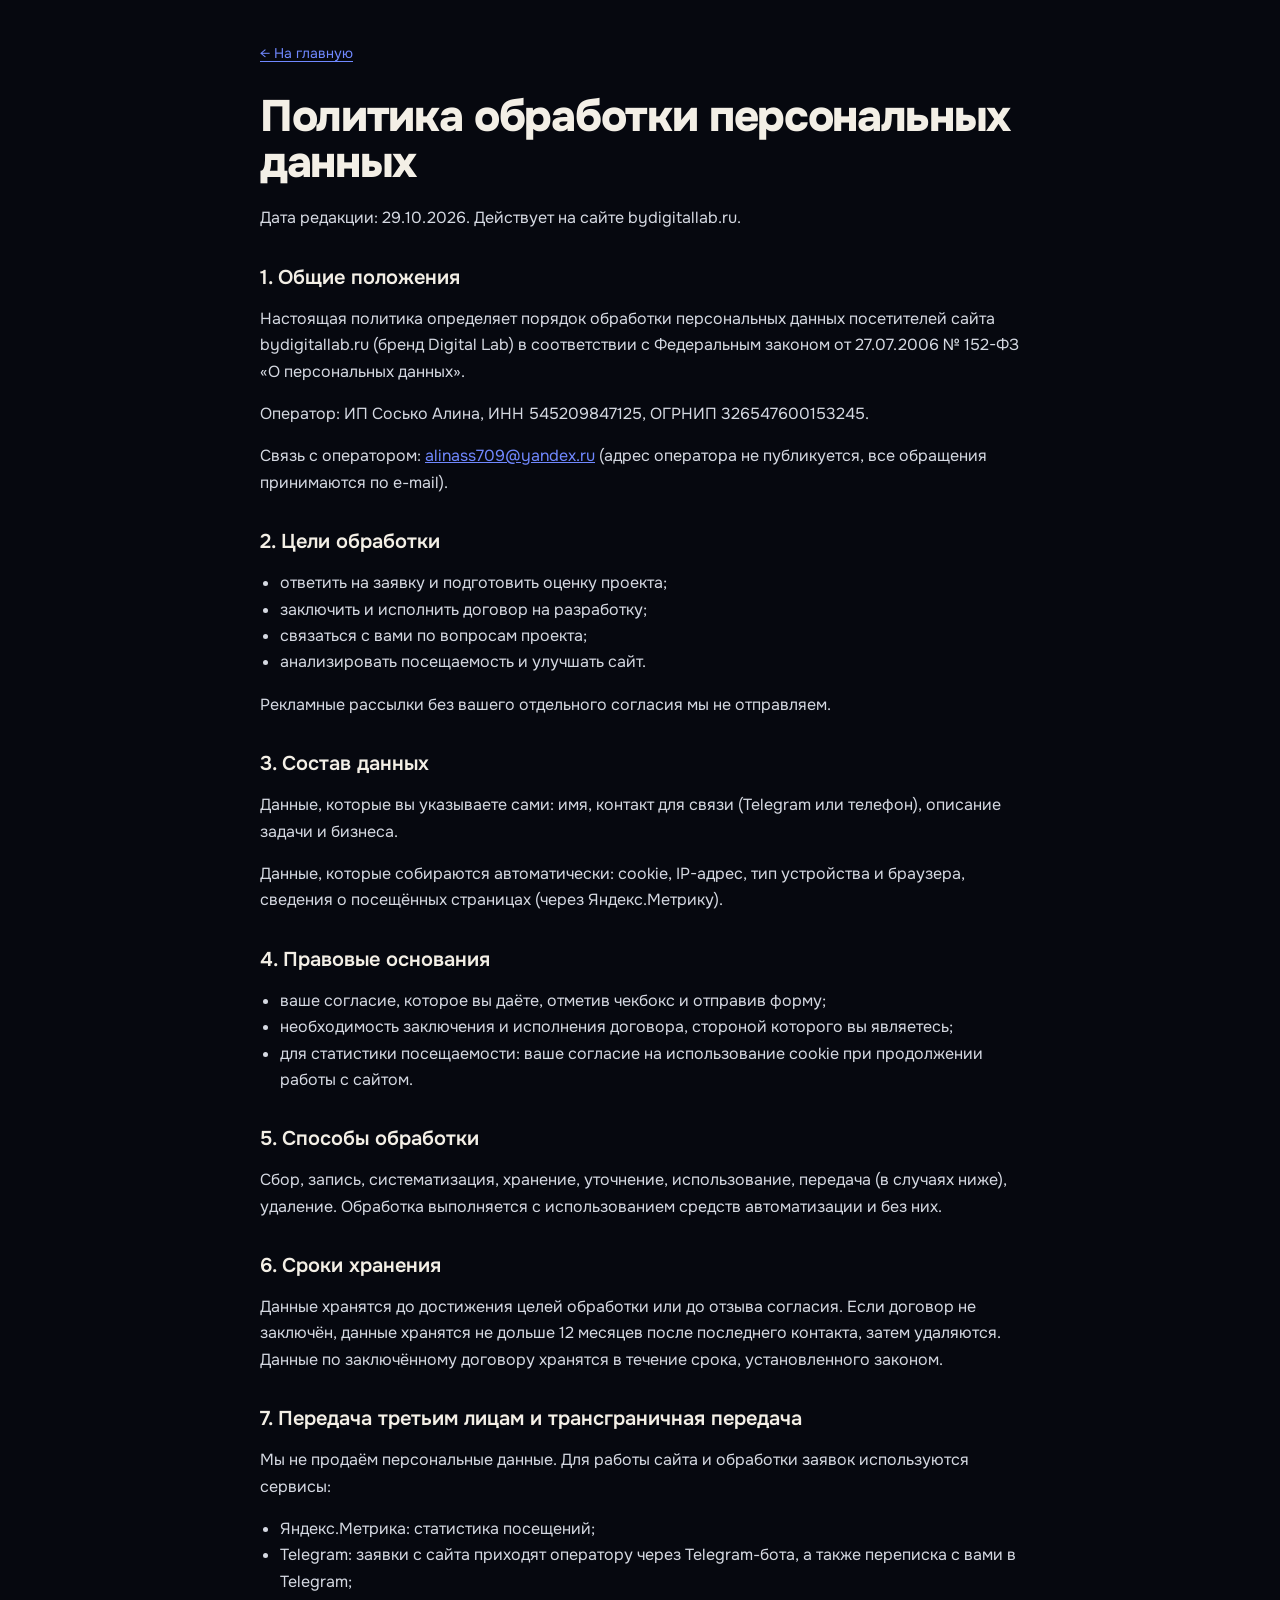
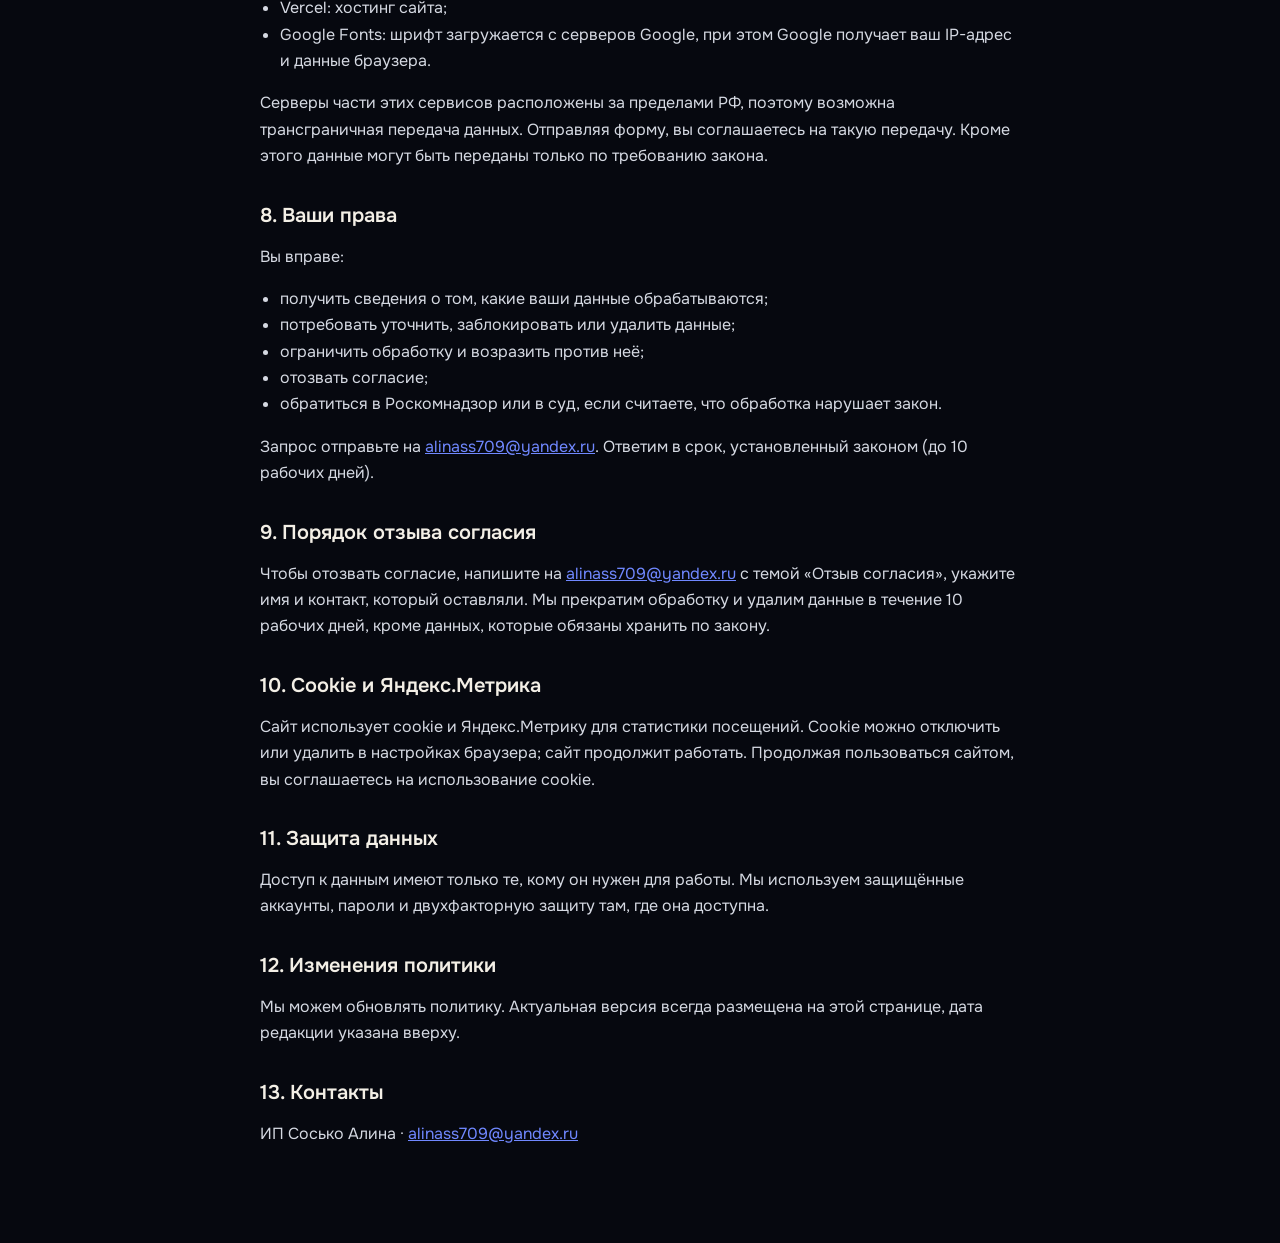
<file: privacy.html>
<!doctype html>
<html lang="ru"><head><meta charset="utf-8"><meta name="viewport" content="width=device-width,initial-scale=1">
<title>Политика обработки персональных данных — Digital Lab</title>
<meta name="robots" content="noindex">
<link rel="icon" href="favicon.svg" type="image/svg+xml">
<link rel="preconnect" href="https://fonts.googleapis.com"><link rel="preconnect" href="https://fonts.gstatic.com" crossorigin>
<link href="https://fonts.googleapis.com/css2?family=Onest:wght@400..800&display=swap" rel="stylesheet">
<style>
:root{--bg:#06080F;--ink:#F3EFE6;--muted:#9AA3B2;--accent-soft:#7088FF}
*{box-sizing:border-box}
body{margin:0;background:var(--bg);color:var(--ink);font:400 16px/1.65 Onest,Inter,system-ui,sans-serif}
.w{width:min(100% - 32px,760px);margin:0 auto;padding:40px 0 80px}
.back{display:inline-block;margin-bottom:28px;color:var(--accent-soft);text-decoration:underline;text-underline-offset:3px;font-size:14px}
h1{font-size:clamp(28px,5vw,44px);line-height:1.05;letter-spacing:-.03em;font-weight:800;margin:0 0 20px}
h2{font-size:20px;line-height:1.2;font-weight:600;margin:34px 0 8px}
p,li{color:#D5D9E2}ul{padding-left:20px}p a{color:var(--accent-soft)}
</style></head><body><main class="w">
<a class="back" href="/">← На главную</a>
<h1>Политика обработки персональных данных</h1>
<p>Дата редакции: 29.10.2026. Действует на сайте bydigitallab.ru.</p>
<h2>1. Общие положения</h2>
<p>Настоящая политика определяет порядок обработки персональных данных посетителей сайта bydigitallab.ru (бренд Digital Lab) в соответствии с Федеральным законом от 27.07.2006 № 152-ФЗ «О персональных данных».</p>
<p>Оператор: ИП Сосько Алина, ИНН 545209847125, ОГРНИП 326547600153245.</p>
<p>Связь с оператором: <a href="mailto:alinass709@yandex.ru">alinass709@yandex.ru</a> (адрес оператора не публикуется, все обращения принимаются по e-mail).</p>
<h2>2. Цели обработки</h2>
<ul>
<li>ответить на заявку и подготовить оценку проекта;</li>
<li>заключить и исполнить договор на разработку;</li>
<li>связаться с вами по вопросам проекта;</li>
<li>анализировать посещаемость и улучшать сайт.</li>
</ul>
<p>Рекламные рассылки без вашего отдельного согласия мы не отправляем.</p>
<h2>3. Состав данных</h2>
<p>Данные, которые вы указываете сами: имя, контакт для связи (Telegram или телефон), описание задачи и бизнеса.</p>
<p>Данные, которые собираются автоматически: cookie, IP-адрес, тип устройства и браузера, сведения о посещённых страницах (через Яндекс.Метрику).</p>
<h2>4. Правовые основания</h2>
<ul>
<li>ваше согласие, которое вы даёте, отметив чекбокс и отправив форму;</li>
<li>необходимость заключения и исполнения договора, стороной которого вы являетесь;</li>
<li>для статистики посещаемости: ваше согласие на использование cookie при продолжении работы с сайтом.</li>
</ul>
<h2>5. Способы обработки</h2>
<p>Сбор, запись, систематизация, хранение, уточнение, использование, передача (в случаях ниже), удаление. Обработка выполняется с использованием средств автоматизации и без них.</p>
<h2>6. Сроки хранения</h2>
<p>Данные хранятся до достижения целей обработки или до отзыва согласия. Если договор не заключён, данные хранятся не дольше 12 месяцев после последнего контакта, затем удаляются. Данные по заключённому договору хранятся в течение срока, установленного законом.</p>
<h2>7. Передача третьим лицам и трансграничная передача</h2>
<p>Мы не продаём персональные данные. Для работы сайта и обработки заявок используются сервисы:</p>
<ul>
<li>Яндекс.Метрика: статистика посещений;</li>
<li>Telegram: заявки с сайта приходят оператору через Telegram-бота, а также переписка с вами в Telegram;</li>
<li>Vercel: хостинг сайта;</li>
<li>Google Fonts: шрифт загружается с серверов Google, при этом Google получает ваш IP-адрес и данные браузера.</li>
</ul>
<p>Серверы части этих сервисов расположены за пределами РФ, поэтому возможна трансграничная передача данных. Отправляя форму, вы соглашаетесь на такую передачу. Кроме этого данные могут быть переданы только по требованию закона.</p>
<h2>8. Ваши права</h2>
<p>Вы вправе:</p>
<ul>
<li>получить сведения о том, какие ваши данные обрабатываются;</li>
<li>потребовать уточнить, заблокировать или удалить данные;</li>
<li>ограничить обработку и возразить против неё;</li>
<li>отозвать согласие;</li>
<li>обратиться в Роскомнадзор или в суд, если считаете, что обработка нарушает закон.</li>
</ul>
<p>Запрос отправьте на <a href="mailto:alinass709@yandex.ru">alinass709@yandex.ru</a>. Ответим в срок, установленный законом (до 10 рабочих дней).</p>
<h2>9. Порядок отзыва согласия</h2>
<p>Чтобы отозвать согласие, напишите на <a href="mailto:alinass709@yandex.ru">alinass709@yandex.ru</a> с темой «Отзыв согласия», укажите имя и контакт, который оставляли. Мы прекратим обработку и удалим данные в течение 10 рабочих дней, кроме данных, которые обязаны хранить по закону.</p>
<h2>10. Cookie и Яндекс.Метрика</h2>
<p>Сайт использует cookie и Яндекс.Метрику для статистики посещений. Cookie можно отключить или удалить в настройках браузера; сайт продолжит работать. Продолжая пользоваться сайтом, вы соглашаетесь на использование cookie.</p>
<h2>11. Защита данных</h2>
<p>Доступ к данным имеют только те, кому он нужен для работы. Мы используем защищённые аккаунты, пароли и двухфакторную защиту там, где она доступна.</p>
<h2>12. Изменения политики</h2>
<p>Мы можем обновлять политику. Актуальная версия всегда размещена на этой странице, дата редакции указана вверху.</p>
<h2>13. Контакты</h2>
<p>ИП Сосько Алина · <a href="mailto:alinass709@yandex.ru">alinass709@yandex.ru</a></p>
</main></body></html>
</file>
<file: refinement.css>
/* Existing Vercel design retained; scoped refinements and branded motion. */
html{scroll-padding-top:110px}.brand img{width:155px;height:auto}.nav{padding-left:22px}.foot>a img{width:150px}.hero-copy{font-size:17px;line-height:1.65;max-width:580px}.hero h1{font-size:clamp(60px,7.2vw,114px)!important;line-height:.87!important;letter-spacing:-.075em!important}.hero-grid{grid-template-columns:1.15fr 1fr!important}.brand-stage{position:relative;isolation:isolate;overflow:hidden;background:var(--bg)}.brand-content{position:relative;height:100%;z-index:2}.story-intro.hero{position:relative;min-height:100svh;padding:150px 0 120px;align-content:center;pointer-events:auto}.story-intro .hero-grid>div{position:relative;z-index:3}.brand-fallback{height:auto;position:absolute;width:32%;right:5%;top:29%;opacity:.8;z-index:0}#webgl{position:absolute;inset:0;pointer-events:none;z-index:1}#webgl canvas{display:block;width:100%;height:100%}.webgl-ready .brand-fallback{display:none}.benefit-title{padding-top:65px}.benefit-title p{font-size:30px;font-weight:700;line-height:1.1;letter-spacing:-.045em;color:var(--muted);margin:16px 0}.benefit-title b{color:var(--paper)}.benefit-copy{padding:65px 0}.benefit-index{font-size:11px;letter-spacing:.15em;text-transform:uppercase;color:var(--copper)}.benefit-copy h2{font-size:clamp(38px,5.2vw,78px);line-height:.98;letter-spacing:-.06em;margin:24px 0}.benefit-copy h2 span{color:var(--copper)}.benefit-copy p{font-size:17px;line-height:1.7;color:#C5CBD5;margin:0 0 26px}.brand-story-bottom{display:none}.brand-motion #brand-story{height:400svh}.brand-motion .brand-stage{position:sticky;top:0;height:100svh}.brand-motion .story-intro{position:absolute;inset:0;min-height:0;height:100%}.brand-motion .benefit-title{position:absolute;left:0;top:13%;padding:0;opacity:0;pointer-events:none}.brand-motion .benefit-title p{font-size:21px}.brand-motion .benefit-copy{position:absolute;right:1%;top:34%;width:44%;padding:0;opacity:0;pointer-events:none;will-change:opacity,transform}.brand-motion .benefit-copy.active{pointer-events:auto}.brand-motion .brand-story-bottom{position:absolute;bottom:32px;left:0;right:0;display:flex;justify-content:space-between;align-items:center;font-size:10px;color:var(--muted);z-index:5}.brand-story-bottom button{color:inherit;background:none;border:0;font:inherit;cursor:pointer;padding:8px 0}.benefit-dots{display:flex;gap:13px}.benefit-dots button{width:22px;height:22px;position:relative}.benefit-dots button:after{content:'';position:absolute;left:9px;top:9px;width:5px;height:5px;background:#7088FF;border-radius:50%;transition:transform .25s,background .25s}.benefit-dots button[aria-current]:after{background:var(--copper);transform:scale(1.7)}.story-intro .eyebrow,.story-intro h1,.story-intro .hero-copy,.story-intro .hero-actions{animation:none!important}.price-folders{display:grid;gap:13px}.price-folder{border:1px solid #7088FF55;border-radius:22px;background:#0e1220;overflow:hidden}.price-folder summary{list-style:none;display:grid;grid-template-columns:60px 1fr 150px 35px;align-items:center;gap:20px;padding:30px 34px;cursor:pointer}.price-folder summary::-webkit-details-marker{display:none}.folder-number{font-size:12px;color:var(--copper)}.price-folder h3{font-size:30px;line-height:1.1;letter-spacing:-.045em;margin:0;font-weight:700}.price-folder summary p{font-size:13px;color:var(--muted);margin:9px 0 0}.folder-price{font-size:18px;white-space:nowrap;font-weight:650}.folder-plus{font-size:27px;text-align:right;transition:transform .3s;font-weight:400}.price-folder[open] .folder-plus{transform:rotate(45deg)}.folder-telegram{background:#0e1220;border-color:#7088FF}.folder-systems{background:#12172855;border-color:#2443F0}.folder-design{background:#0B0E18}.folder-content{border-top:1px solid #F4F2ED1b;padding:30px 34px 34px 114px;display:grid;grid-template-columns:1fr 1fr;gap:40px}.folder-content h4{font-size:23px;letter-spacing:-.04em;margin:0 0 14px}.folder-content p{font-size:14px;color:var(--muted);max-width:360px;line-height:1.7;margin:0 0 24px}.folder-content strong{display:block;font-size:29px;font-weight:750;letter-spacing:-.04em}.folder-content article>span{display:block;font-size:11px;text-transform:uppercase;letter-spacing:.08em;color:var(--copper);margin-top:6px}.folder-content a{display:inline-block;padding:11px 0;font-size:12px;margin-top:17px;border-bottom:1px solid #F4F2ED60}.price-note{font-size:12px;color:var(--muted);line-height:1.7;margin-top:25px}.case-grid{display:grid;grid-template-columns:1fr 1fr;gap:36px 24px}.case-tile{display:block;border:0;background:none;color:inherit;text-align:left;padding:0;cursor:pointer;font-family:inherit;min-width:0}.case-web{grid-column:1/-1}.case-cover{position:relative;height:425px;overflow:hidden;border:1px solid #7088FF55;border-radius:28px;background:#0e1220;perspective:1000px;isolation:isolate}.case-web .case-cover{height:620px}.case-cover:after{content:'';position:absolute;inset:0;background:linear-gradient(110deg,transparent 25%,#FFFFFF0c 50%,transparent 75%);pointer-events:none;transform:translateX(-130%);transition:transform 1.2s}.case-tile:hover .case-cover:after{transform:translateX(130%)}.cover-images{height:100%;display:flex;justify-content:center;gap:30px;align-items:center;transition:transform .9s cubic-bezier(.16,1,.3,1);transform:translateY(var(--float,0px))}.cover-images img{object-fit:contain;max-width:40%;max-height:85%;filter:drop-shadow(0 25px 30px #0007);transition:transform .9s cubic-bezier(.16,1,.3,1)}.case-web .cover-images{transform:none}.case-web .cover-images img{width:100%;max-width:100%;height:100%;max-height:none;object-fit:cover;object-position:50% 61%;filter:brightness(.87);transform:scale(1.03)}.case-web:hover .cover-images img{transform:scale(1.065)}.case-app .case-cover{background:#121728}.case-app .cover-images img{border-radius:20px;transform:rotate(-8deg) translateY(12px)}.case-app .cover-images img+img{transform:rotate(8deg) translateY(-12px)}.case-payment .case-cover{background:#7088FF}.case-payment .cover-images img{border-radius:14px;transform:rotate(-5deg)}.case-payment .cover-images img+img{transform:rotate(6deg) translateY(30px)}.case-bot .case-cover{background:#0e1220}.case-bot .cover-images img{border-radius:15px;transform:rotate(-6deg)}.case-bot .cover-images img+img{transform:rotate(6deg)}.case-system .case-cover{background:#F4F2ED}.case-system .cover-images img{max-width:88%;max-height:85%;transform:perspective(1000px) rotateY(-9deg) rotateZ(-5deg);border-radius:5px}.case-tile:hover .cover-images img{transform:translateY(-10px) rotate(0)}.case-web:hover .cover-images img{transform:scale(1.065)}.open-project{position:absolute;right:24px;bottom:24px;padding:13px 18px;display:flex;align-items:center;gap:28px;background:#06080Fd9;backdrop-filter:blur(12px);border:1px solid #F4F2ED38;border-radius:30px;font-size:11px;color:var(--paper)}.open-project b{font-size:20px;font-weight:400}.project-card-caption{padding:19px 4px 0}.project-card-caption>span{font-size:10px;color:var(--copper);letter-spacing:.12em}.project-card-caption h3{font-size:25px;font-weight:650;letter-spacing:-.04em;margin:9px 0 0}.portfolio-more{display:inline-block;margin-top:35px;font-size:12px;border-bottom:1px solid #F4F2ED45;padding:10px 0}.steps{grid-template-columns:repeat(4,1fr)!important}.team-grid{grid-template-columns:repeat(4,1fr)!important;gap:18px!important}.member,.member.dev-light-panel{grid-column:auto!important;display:block!important;padding:18px!important;border-radius:25px!important;background:#0e1220!important;color:var(--ink)!important;min-height:0!important}.member .avatar{height:285px!important;width:100%!important;border-radius:16px!important;margin-bottom:23px!important;overflow:hidden!important}.avatar img{height:100%!important;width:100%!important;object-fit:cover!important;object-position:center!important}.member strong{font-size:26px!important}.member span{font-size:10px!important;margin:8px 0 12px!important;color:var(--copper)!important}.member p{font-size:13px!important;line-height:1.6!important;color:var(--muted)!important}.faq h2{font-size:44px;line-height:1;letter-spacing:-.055em;margin:20px 0}.faq-item summary{list-style:none;display:flex;justify-content:space-between;gap:20px;font-size:17px;font-weight:650;cursor:pointer}.faq-item summary::-webkit-details-marker{display:none}.faq-item summary span{font-size:23px;line-height:1;font-weight:400}.faq-item[open] summary span{transform:rotate(45deg)}.faq-item p{margin-top:15px;font-size:14px;line-height:1.7}.faq-item{border-radius:18px}.refine-enter{opacity:0;transform:translateY(28px);transition:opacity .8s,transform 1s cubic-bezier(.16,1,.3,1)}.refine-enter.seen{opacity:1;transform:none}a:focus-visible,button:focus-visible,summary:focus-visible{outline:2px solid var(--copper);outline-offset:6px}.section-head p{max-width:660px}
/* Project views keep long descriptions and galleries off the main page. */
dialog{position:fixed;inset:0;width:min(1180px,94vw);height:auto;max-width:none;max-height:92svh;background:#0B0E18;color:var(--ink);border:1px solid #7088FF88;border-radius:26px;padding:30px 40px 35px;overflow-y:auto}dialog::backdrop{background:#050508d9;backdrop-filter:blur(14px)}.dialog-header{display:flex;justify-content:space-between;align-items:center;margin-bottom:35px}.dialog-header img{width:145px}.dialog-header button{display:flex;align-items:center;gap:20px;font-size:11px;border:0;color:inherit;background:none;cursor:pointer}.dialog-header button span{font-size:28px}.detail-heading{display:grid;grid-template-columns:1.2fr 1fr;gap:50px;align-items:end;margin-bottom:25px}.detail-heading h2{font-size:38px;font-weight:750;letter-spacing:-.055em;margin:14px 0 0;line-height:1.05}.detail-heading p{font-size:13px;line-height:1.75;color:var(--muted);margin:0}.gallery-main{height:47svh;display:flex;justify-content:center;background:#06080F;border-radius:16px;padding:15px}.gallery-main img{max-height:100%;max-width:100%;object-fit:contain}.gallery-controls{display:flex;justify-content:space-between;align-items:center;margin-top:20px;gap:25px}.gallery-controls>div{display:flex;align-items:center;gap:25px}.gallery-controls button{background:transparent;color:inherit;border:1px solid #7088FF88;border-radius:50%;width:42px;height:42px;font-size:20px;cursor:pointer}.gallery-controls span{font-size:11px}.gallery-actions{display:flex;gap:25px;align-items:center}.original-image{font-size:11px;color:var(--muted)}.dialog-cta{font-size:12px;border-bottom:1px solid #F4F2ED80;padding:12px 0;display:inline-flex;gap:25px}
@media(max-width:1000px){.hero h1{font-size:8.1vw!important}.hero-copy{font-size:15px}.hero-actions .btn{font-size:12px;padding:12px 16px}.benefit-copy h2{font-size:5.5vw}.benefit-copy p{font-size:14px}.brand-motion .benefit-title p{font-size:18px}.price-folder h3{font-size:26px}.team-grid{grid-template-columns:1fr 1fr!important}.member .avatar{height:320px!important}.case-cover{height:355px}.case-web .case-cover{height:500px}.project-card-caption h3{font-size:22px}.price-folder summary{grid-template-columns:35px 1fr 130px 30px;padding:25px;gap:14px}.folder-content{padding:25px 25px 30px 75px}.detail-heading{gap:30px}.detail-heading h2{font-size:31px}}
@media(max-width:700px){html{scroll-padding-top:90px}.brand img{width:125px}.nav{padding-left:15px!important}.brand-motion #brand-story{height:410svh}.story-intro.hero{padding:110px 0 90px;align-content:start}.hero-grid{display:block!important}.hero h1{font-size:13.9vw!important;line-height:.87!important;max-width:95%;margin:20px 0 22px!important}.hero-copy{font-size:13px!important;line-height:1.6!important;max-width:92%}.hero-actions{margin-top:20px!important;gap:8px}.hero-actions .btn{font-size:11px!important;padding:12px 14px!important}.brand-motion .story-intro .hero-grid{max-width:100%}.brand-motion .story-intro .hero-copy{position:absolute;top:auto;left:0;right:0;bottom:116px;max-width:100%}.brand-motion .story-intro .hero-grid>div{position:static}.brand-motion .story-intro .hero-actions{position:absolute;bottom:55px;left:0;right:0;margin:0!important;z-index:4}.brand-motion .brand-story-bottom{bottom:13px;font-size:8px;gap:12px}.brand-story-bottom>span{font-size:7px;max-width:130px;text-align:right}.benefit-dots{gap:3px}.benefit-dots button{width:18px;height:18px}.benefit-dots button:after{top:7px;left:7px;width:4px;height:4px}.brand-motion .benefit-title{top:100px;left:0}.brand-motion .benefit-title p{font-size:15px;line-height:1.2;margin-top:10px}.brand-motion .benefit-title .eyebrow{font-size:8px}.brand-motion .benefit-copy{top:auto;bottom:85px;right:0;left:0;width:100%}.benefit-index{font-size:9px}.benefit-copy h2{font-size:11vw;line-height:1;margin:17px 0}.benefit-copy p{font-size:12px;line-height:1.65;margin-bottom:18px}.benefit-copy .btn{font-size:11px;padding:12px 16px}.brand-fallback{width:38%;right:12%;top:42%}.section-head{margin-bottom:30px!important;gap:16px}.section-head h2{font-size:38px!important}.section-head p{font-size:14px!important;line-height:1.65;margin-top:18px!important}section{padding:65px 0}.price-folder{border-radius:18px}.price-folder summary{padding:23px 18px;grid-template-columns:20px 1fr 22px;gap:10px}.folder-number{font-size:10px}.price-folder h3{font-size:21px}.price-folder summary p{font-size:11px;margin-top:7px;line-height:1.5}.folder-price{grid-column:2;grid-row:2;font-size:15px;margin-top:3px}.folder-plus{grid-column:3;grid-row:1/3;font-size:25px}.folder-content{grid-template-columns:1fr;padding:24px 22px;gap:30px}.folder-content h4{font-size:20px}.folder-content p{font-size:12px;margin-bottom:17px}.folder-content strong{font-size:25px}.folder-content article>span{font-size:10px}.price-note{font-size:10px}.case-grid{grid-template-columns:1fr;gap:30px}.case-web{grid-column:auto}.case-cover,.case-web .case-cover{height:380px;border-radius:22px}.case-web .cover-images img{object-position:50% 70%}.cover-images{gap:22px}.project-card-caption h3{font-size:22px;margin-top:7px}.project-card-caption>span{font-size:9px}.open-project{font-size:10px;right:17px;bottom:17px;padding:11px 15px;gap:22px}.case-system .case-cover{height:290px}.portfolio-more{font-size:11px}.process-wrap{border-radius:25px!important;padding:30px 25px!important}.process-wrap h2{font-size:38px!important;margin-bottom:30px!important}.steps{grid-template-columns:1fr 1fr!important;gap:28px 20px!important}.step strong{font-size:17px;margin-top:18px}.step span{font-size:11px}.team-grid{grid-template-columns:1fr 1fr!important;gap:12px!important}.member{padding:12px!important;border-radius:18px!important}.member .avatar{height:180px!important;border-radius:12px!important;margin-bottom:16px!important}.member strong{font-size:22px!important}.member span{font-size:8px!important;line-height:1.5!important;letter-spacing:.04em!important}.member p{font-size:11px!important}.faq{gap:20px}.faq h2{font-size:36px;margin:16px 0}.faq-item summary{font-size:15px}.faq-item p{font-size:12px}.cta h2{font-size:12vw!important;line-height:.94!important}.cta p{font-size:14px!important}.foot>a img{width:130px}.foot{font-size:10px;align-items:flex-start}.detail-heading{display:block}.detail-heading h2{font-size:30px}.detail-heading p{font-size:12px;margin-top:20px}dialog{width:95vw;padding:22px 20px;border-radius:20px;max-height:94svh}.dialog-header{margin-bottom:30px}.dialog-header img{width:125px}.dialog-header button{font-size:10px;gap:13px}.gallery-main{height:43svh;padding:8px}.gallery-controls{flex-direction:column;align-items:stretch;gap:15px}.gallery-controls>div{justify-content:space-between}.gallery-actions{gap:12px;flex-wrap:wrap}.dialog-cta{font-size:11px}.original-image{font-size:10px}}
@media(max-width:700px) and (max-height:750px){.story-intro.hero{padding-top:99px}.hero h1{font-size:12.6vw!important;margin-top:16px!important}.brand-motion .story-intro .hero-copy{font-size:11px!important;bottom:108px}.brand-motion .story-intro .hero-actions{bottom:52px}.benefit-copy h2{font-size:10vw}.brand-motion .benefit-title p{font-size:13px}.brand-motion .benefit-copy{bottom:65px}.benefit-copy p{font-size:11px}.benefit-copy .btn{font-size:10px;padding:10px 13px}}
@media(prefers-reduced-motion:reduce){*,*::before,*::after{animation:none!important;transition:none!important;scroll-behavior:auto!important}.refine-enter{opacity:1;transform:none}}
@media(min-width:701px) and (max-height:800px){.hero h1{font-size:6.5vw!important;max-height:none}.story-intro.hero{padding-top:125px;padding-bottom:95px}.hero-copy{font-size:15px}.hero-actions{margin-top:22px}.brand-motion .benefit-title{top:15%}}
@media(max-width:700px){.w.brand-content{width:calc(100% - 32px)!important;margin:0 auto!important}.nav .brand{flex:0 0 auto!important}.nav .brand img{width:110px!important}.nav .mobile-menu-toggle{min-width:0!important;padding:10px 12px!important;font-size:10px!important;gap:8px!important}.nav .links .pill.primary{font-size:10px!important;padding:11px 12px!important;white-space:nowrap}.nav{gap:7px!important;padding:0 8px 0 14px!important}.story-intro .eyebrow{font-size:8px!important;letter-spacing:.12em!important}.brand-story-bottom>span{max-width:110px}.hero-actions{flex-wrap:nowrap!important}.hero-actions .btn{flex:1;font-size:10px!important;white-space:nowrap}.hero h1{font-size:13.7vw!important}.brand-motion .story-intro .hero-copy{font-size:12px!important}}
/* Preserve viewport scrolling so the branded scene can remain sticky on mobile. */
html,body{overflow-x:clip!important;overflow-y:visible!important}body.dialog-open{overflow:hidden!important}

/* Founder leads the team; supporting specialists stay intentionally compact. */
.founder-team-layout{display:grid;grid-template-columns:1.7fr 1fr;gap:64px;align-items:center}.founder-profile{display:grid;grid-template-columns:1.1fr 1fr;gap:30px;align-items:center;min-width:0}.founder-portrait{display:block;width:100%;height:440px;object-fit:cover;object-position:center;border-radius:24px}.founder-label{display:block;font-size:10px;line-height:1.6;letter-spacing:.12em;text-transform:uppercase;color:var(--copper)}.founder-copy h3{font-size:60px;line-height:1;margin:18px 0 24px;letter-spacing:-.05em}.founder-copy .founder-role{font-size:18px;line-height:1.45;color:var(--ink);margin:0 0 18px}.founder-copy p{font-size:13px;line-height:1.7;color:var(--muted);margin:0}.specialists-label{font-size:10px;letter-spacing:.1em;text-transform:uppercase;color:var(--muted);margin:0 0 24px}.specialist-row{display:flex;gap:18px;align-items:center;padding:22px 0;border-top:1px solid #7088FF50}.specialist-row img{width:64px;height:76px;object-fit:cover;object-position:center;border-radius:10px;flex:none}.specialist-row h3{font-size:20px;letter-spacing:-.02em;margin:0 0 5px}.specialist-row span{font-size:9px;color:var(--copper);letter-spacing:.04em}.specialist-row p{font-size:11px;line-height:1.6;color:var(--muted);margin:7px 0 0}
#contact.cta{background:var(--bg,#06080F)!important;border-radius:0!important;box-shadow:none!important;border:0!important}
@media(max-width:1000px){.founder-team-layout{gap:32px;grid-template-columns:1.5fr 1fr}.founder-profile{grid-template-columns:1fr;gap:22px}.founder-portrait{height:400px}.founder-copy h3{font-size:48px;margin:12px 0 16px}.founder-copy .founder-role{font-size:17px}}
@media(max-width:700px){.founder-team-layout{grid-template-columns:1fr;gap:40px}.founder-profile{gap:24px}.founder-portrait{height:auto;aspect-ratio:4/4.5;max-height:440px;border-radius:20px}.founder-copy h3{font-size:50px}.founder-copy .founder-role{font-size:18px}.specialists-label{margin-bottom:16px;font-size:9px}.specialist-row{padding:17px 0;gap:18px}.specialist-row img{width:54px;height:64px}.specialist-row h3{font-size:18px}.specialist-row p{font-size:11px}.specialist-row span{font-size:8px}}

.founder-expertise{grid-column:1/-1;min-width:0;margin-top:8px}.expertise-tabs{display:flex;gap:6px;flex-wrap:wrap;border-bottom:1px solid #7088FF55;padding-bottom:14px}.expertise-tabs button{appearance:none;font-family:inherit;font-size:11px;line-height:1.4;padding:11px 14px;border:1px solid transparent;border-radius:24px;background:transparent;color:var(--muted);cursor:pointer;transition:color .2s,background .2s}.expertise-tabs button[aria-selected="true"]{color:var(--paper,#FFFFFF);background:#F4F2ED20;border-color:#F4F2ED66}.expertise-tabs button:hover{color:var(--paper,#FFFFFF)}.expertise-panel{padding:26px 0 0;min-height:205px;animation:expertise-in .35s ease both}.expertise-panel[hidden]{display:none}.expertise-panel>span{font-size:9px;text-transform:uppercase;letter-spacing:.12em;color:var(--copper)}.expertise-panel h4{font-size:28px;line-height:1.15;letter-spacing:-.035em;margin:15px 0 14px;max-width:600px}.expertise-panel p{font-size:14px;line-height:1.75;color:var(--muted);max-width:650px;margin:0}.founder-team-layout{align-items:start}.specialists{padding-top:18px}@keyframes expertise-in{from{opacity:0;transform:translateY(8px)}to{opacity:1;transform:translateY(0)}}
@media(max-width:700px){.founder-expertise{margin-top:4px}.expertise-tabs{gap:5px}.expertise-tabs button{font-size:10px;padding:10px 12px}.expertise-panel{min-height:265px;padding-top:24px}.expertise-panel h4{font-size:27px}.expertise-panel p{font-size:13px;line-height:1.75}.specialists{padding-top:0}}
@media(prefers-reduced-motion:reduce){.expertise-panel{animation:none}}
/* Real project screens inside lightweight, responsive titanium device shells. */
.device-stage{height:100%;display:flex;align-items:center;justify-content:center;gap:28px;padding:42px 36px 70px;perspective:1400px;position:relative;isolation:isolate;transform:translateY(var(--device-y,0px));transition:transform .25s ease-out}.device-stage:before{content:'';position:absolute;width:65%;height:36%;bottom:8%;border-radius:50%;background:#0005;filter:blur(35px);z-index:-1}.device{position:relative;flex:none;filter:drop-shadow(0 25px 25px #0006);transform-style:preserve-3d}.device-display{position:relative;padding:7px;background:linear-gradient(120deg,#A1A0B1,#454547 18%,#151519 45%,#75747B 80%,#B7B6C3);border:1px solid #CBCAD47a;box-shadow:inset 0 0 0 2px #18181B,0 1px 2px #000;border-radius:34px}.device-screen{overflow:hidden;position:relative;background:#09090D;border:5px solid #08080A;border-radius:27px;display:flex;align-items:center;justify-content:center}.device-screen img{display:block;width:100%;height:100%;object-fit:contain;max-width:none;max-height:none;filter:none;border-radius:0;transform:none}.device-phone{width:39%;max-width:200px;transform:translateY(-12px) rotate(-7deg) rotateY(calc(-8deg + var(--device-tilt,0deg)));transition:transform .8s cubic-bezier(.16,1,.3,1)}.device-phone+.device-phone{transform:translateY(24px) rotate(7deg) rotateY(calc(8deg + var(--device-tilt,0deg)))}.device-phone .device-screen{aspect-ratio:9/19.5;padding-top:20px;padding-bottom:12px}.device-phone .device-camera{position:absolute;z-index:2;top:17px;left:50%;transform:translateX(-50%);width:26%;height:10px;border-radius:20px;background:#000;box-shadow:inset -5px 0 2px #1E1E24}.device-phone .device-base{position:absolute;bottom:17px;left:35%;width:30%;height:3px;border-radius:4px;background:#D2D1D9aa}.device-phone:before,.device-phone:after{content:'';position:absolute;left:-2px;top:23%;height:9%;width:3px;background:linear-gradient(#807F85,#29292B);border-radius:3px}.device-phone:after{top:35%;height:7%}.device-laptop{width:90%;max-width:850px;transform:rotateX(calc(5deg + var(--device-tilt,0deg))) rotateY(-6deg);transition:transform .8s cubic-bezier(.16,1,.3,1);padding-bottom:15px}.device-laptop .device-display{border-radius:15px 15px 5px 5px;padding:8px 8px 12px;background:linear-gradient(135deg,#A6A6AC,#4A4A4D 28%,#242428 60%,#919196)}.device-laptop .device-screen{aspect-ratio:16/10;border:5px solid #08080A;border-top-width:10px;border-radius:8px 8px 2px 2px}.device-laptop .device-camera{position:absolute;width:4px;height:4px;background:#2E2D37;border-radius:50%;top:12px;left:50%;z-index:2}.device-laptop .device-base{position:absolute;height:15px;left:-8%;right:-8%;bottom:0;border-radius:2px 2px 45% 45%/2px 2px 90% 90%;background:linear-gradient(#B7B7BB,#727179 40%,#333338 80%,#17171B);box-shadow:0 5px 4px #0005}.device-laptop .device-base:after{content:'';position:absolute;left:43%;width:14%;top:0;height:4px;border-radius:0 0 8px 8px;background:#54535B}.case-cover{height:510px;background-image:radial-gradient(ellipse at 50% 25%,#FFFFFF0b,transparent 65%)}.case-web .case-cover{height:650px;background:#0e1220 radial-gradient(ellipse at 50% 15%,#7088FF77,transparent 65%)}.case-system .device-stage{padding:35px 40px 60px}.case-system .device-laptop{width:94%}.case-tile:hover .device-phone{transform:translateY(-18px) rotate(-3deg) rotateY(0)}.case-tile:hover .device-phone+.device-phone{transform:translateY(16px) rotate(3deg) rotateY(0)}.case-tile:hover .device-laptop{transform:rotateX(0) rotateY(0) translateY(-7px)}.open-project{z-index:3}
.gallery-main.device-gallery{height:52svh;min-height:280px;padding:25px 35px 30px;background:radial-gradient(ellipse at 50% 25%,#7088FF35,transparent 75%),#06080F;align-items:center;overflow:hidden}.device-gallery .device{transform:none;transition:none}.device-gallery .device-phone{width:auto;height:100%;max-width:none;aspect-ratio:9/20.5}.device-gallery .device-phone .device-display{height:100%;padding:6px;border-radius:30px}.device-gallery .device-phone .device-screen{width:100%;height:100%;aspect-ratio:auto;border-radius:23px}.device-gallery .device-laptop{width:min(78%,700px);max-height:100%}.device-gallery .device-laptop .device-screen{aspect-ratio:16/10;max-height:calc(52svh - 95px)}.device-gallery .device-screen img{width:100%;height:100%;object-fit:contain}.device-gallery .device-laptop img{aspect-ratio:16/10}.device-gallery .device-phone .device-camera{top:15px}.device-gallery .device-phone .device-base{bottom:15px}
@media(max-width:1000px){.case-cover{height:440px}.device-stage{gap:20px;padding:40px 22px 65px}.device-phone{width:40%}.device-display{padding:5px;border-radius:27px}.device-screen{border-radius:22px;border-width:3px}.device-phone .device-camera{top:13px;height:8px}.device-phone .device-base{bottom:12px}.case-web .case-cover{height:500px}}
@media(max-width:700px){.case-cover{height:430px}.case-web .case-cover,.case-system .case-cover{height:310px}.device-stage{padding:30px 22px 65px;gap:16px}.device-phone{width:43%;max-width:165px}.device-phone .device-screen{padding-top:16px;padding-bottom:8px}.device-display{border-radius:25px}.device-screen{border-radius:20px}.device-phone .device-camera{top:12px;height:7px}.device-laptop{width:95%}.device-laptop .device-display{padding:5px 5px 8px;border-radius:10px 10px 4px 4px}.device-laptop .device-screen{border-width:3px;border-top-width:7px;border-radius:5px 5px 1px 1px}.device-laptop .device-camera{top:8px;width:3px;height:3px}.device-laptop .device-base{height:10px}.device-laptop{padding-bottom:10px}.case-system .device-stage{padding:30px 25px 60px}.gallery-main.device-gallery{height:45svh;padding:20px 15px 25px;min-height:270px}.device-gallery .device-laptop{width:90%}.device-gallery .device-laptop .device-screen{max-height:none}.device-gallery .device-phone{max-width:none}.device-gallery .device-phone .device-screen{padding-top:18px}.device-gallery .device-phone .device-camera{height:9px}}
@media(prefers-reduced-motion:reduce){.device-stage,.device,.case-tile:hover .device{transform:none!important;transition:none!important}}
/* Graphite, ivory, champagne and luminous violet. */
:root{--bg:#06080F;--bg2:#0B0E18;--ink:#F4F2ED;--paper:#FFFFFF;--muted:#9AA3B2;--line:#1D2334;--copper:#F4F2ED;--slate:#7088FF;--wine:#2443F0;--wine-deep:#121728;--dark:#0B0E18}
.wordmark{font-weight:850;font-size:22px;letter-spacing:-.055em;white-space:nowrap;color:var(--paper)}.nav .brand.wordmark{display:block;width:auto!important;flex:0 0 auto}.pill.primary,.btn.wine{background:#2443F0!important;border-color:#2443F0!important;color:#06080F!important;box-shadow:none!important}.btn.primary{background:var(--copper);color:var(--bg)}.pill.primary:hover,.btn.wine:hover{background:#2443F0!important}.cta h2 span{color:#7088FF!important}.founder-copy{background:#0e1220!important}.case-app .case-cover{background:#121728}.case-payment .case-cover{background:#7088FF}.case-bot .case-cover{background:#161523}.case-system .case-cover{background:#F4F2ED}.price-folder{background:#0e1220;border-color:#7088FF45}.folder-telegram{background:#161523;border-color:#7088FF75}.folder-systems{background:#121728;border-color:#7088FF55}.folder-design{background:#0e1220}.hero h1 .outline{-webkit-text-stroke-color:#F4F2EDb0}.faq-item{background:#0B0E18!important;border-color:#7088FF40!important}.faq-item summary{line-height:1.45;align-items:flex-start;gap:24px}.faq-item summary>span{flex:none;margin-top:2px}.faq-item p{font-size:14px;line-height:1.85;color:#C5CBD5}.faq-intro{font-size:14px;color:var(--muted);max-width:240px}.instagram-feature{margin-top:42px;padding:30px 32px;border:1px solid #7088FF66;border-radius:24px;display:flex;align-items:center;gap:24px;background:linear-gradient(105deg,#2443F01c,transparent);transition:border-color .25s,transform .25s}.instagram-feature:hover{border-color:#7088FF;transform:translateY(-3px)}.instagram-icon{width:54px;height:54px;display:grid;place-items:center;border:1px solid #7088FF80;border-radius:17px;font-size:30px;color:#7088FF;flex:none}.instagram-feature small{display:block;font-size:10px;letter-spacing:.13em;text-transform:uppercase;color:var(--copper);margin-bottom:9px}.instagram-feature strong{display:block;font-size:25px;line-height:1.2;letter-spacing:-.035em}.instagram-feature span>span{display:block;font-size:12px;color:var(--muted);margin-top:10px}.instagram-feature>b{margin-left:auto;font-size:30px;font-weight:400;color:#7088FF}.contact-actions{display:flex;align-items:center;justify-content:center;gap:12px;flex-wrap:wrap;margin-top:32px}.contact-actions .btn{margin:0!important}.instagram-cta{border-color:#7088FF88;color:var(--paper)}
/* Fill the physical screen; full uncropped assets remain available in the gallery link. */
.device-screen{position:relative;padding:0!important}.device-screen img,.device-gallery .device-screen img{position:absolute;inset:0;display:block;width:100%!important;height:100%!important;max-width:none!important;max-height:none!important;object-fit:cover!important;object-position:center top;aspect-ratio:auto!important}.device-laptop .device-screen{aspect-ratio:16/9!important}.device-gallery .device-laptop{width:min(86%,760px)}.device-gallery .device-laptop .device-screen{max-height:none}.device-gallery .device-phone .device-screen{height:100%;aspect-ratio:auto}.device-phone .device-screen{aspect-ratio:9/19.5}.device-phone .device-camera{pointer-events:none}
/* A second scroll chapter: dimensional numerals and one clear step at a time. */
#process{padding:90px 0;background:var(--bg)}.process-heading h2{font-size:clamp(38px,4.8vw,68px);line-height:1;letter-spacing:-.055em;margin:18px 0 0}.process-scenes{margin-top:45px}.process-scene{display:grid;grid-template-columns:1fr 1fr;align-items:center;gap:7%;padding:35px 0;border-top:1px solid var(--line)}.process-numeral{font-size:clamp(140px,24vw,340px);line-height:.85;font-weight:850;letter-spacing:-.09em;background:linear-gradient(135deg,#FFFFFF 5%,#F4F2ED 28%,#FFFFFF 43%,#7088FF 65%,#2443F0 90%);-webkit-background-clip:text;background-clip:text;color:transparent;filter:drop-shadow(0 12px 22px #0007);font-variant-numeric:tabular-nums}.process-copy h3{font-size:clamp(30px,3.4vw,48px);line-height:1.08;letter-spacing:-.045em;margin:22px 0}.process-copy p{font-size:16px;line-height:1.8;color:var(--muted);max-width:490px;margin:0}.process-result{margin-top:25px;padding-top:20px;border-top:1px solid #7088FF55;color:var(--copper);font-size:12px;line-height:1.6}.process-controls,.process-scroll-hint{display:none}
.process-motion #process{height:340svh;padding:0}.process-motion .process-stage{position:sticky;top:0;height:100svh;overflow:hidden;display:flex;align-items:center}.process-motion .process-stage>.w{position:relative;padding-top:100px;padding-bottom:45px}.process-motion .process-heading h2{font-size:clamp(36px,4vw,57px)}.process-motion .process-scenes{position:relative;height:clamp(280px,39svh,410px);margin:32px 0}.process-motion .process-scene{position:absolute;inset:0;padding:0;border:0;opacity:0;pointer-events:none}.process-motion .process-scene.is-current{pointer-events:auto}.process-motion .process-numeral{transform:perspective(900px) rotateY(var(--step-rotation,0deg)) translateY(var(--step-shift,0px));opacity:var(--step-opacity,0);will-change:transform,opacity}.process-motion .process-copy{transform:translateY(var(--copy-shift,0px));opacity:var(--step-opacity,0)}.process-motion .process-scene{opacity:1}.process-motion .process-controls{display:grid;grid-template-columns:repeat(4,1fr);gap:15px}.process-controls button{border:0;border-top:2px solid #7088FF35;padding:17px 0 0;background:none;color:var(--muted);text-align:left;font:inherit;font-size:12px;cursor:pointer;transition:color .25s,border-color .25s}.process-controls button span{margin-right:13px;color:inherit;font-variant-numeric:tabular-nums}.process-controls button[aria-current="step"]{color:var(--paper);border-color:#7088FF}.process-motion .process-scroll-hint{display:block;font-size:9px;letter-spacing:.05em;color:var(--muted);margin-top:20px}
@media(max-width:700px){.wordmark{font-size:18px}.nav .brand.wordmark{font-size:17px!important}.instagram-feature{padding:23px 20px;gap:15px;align-items:flex-start}.instagram-icon{width:36px;height:36px;font-size:23px;border-radius:11px}.instagram-feature strong{font-size:21px}.instagram-feature span>span{font-size:11px;line-height:1.7}.instagram-feature>b{display:none}.contact-actions{flex-direction:column;align-items:stretch;gap:12px}.contact-actions .btn{width:100%;font-size:12px}.faq-item summary{font-size:15px}.faq-item p{font-size:13px;line-height:1.8}.device-gallery .device-laptop{width:95%}.process-scene{grid-template-columns:1fr;gap:25px}.process-numeral{font-size:145px}.process-copy h3{font-size:32px;margin:15px 0}.process-copy p{font-size:13px;line-height:1.7}.process-result{font-size:11px;margin-top:18px;padding-top:15px}.process-motion .process-stage>.w{padding-top:95px;padding-bottom:20px}.process-motion .process-heading h2{font-size:33px}.process-motion .process-scenes{height:400px;margin:24px 0 20px}.process-motion .process-scene{grid-template-columns:1fr;align-content:start;gap:22px}.process-motion .process-numeral{font-size:132px}.process-motion .process-copy .eyebrow{font-size:8px}.process-controls button{font-size:10px;padding-top:12px;line-height:1.5}.process-controls button span{display:block;margin:0 0 4px;font-size:12px}.process-motion .process-controls{gap:10px}.process-motion .process-scroll-hint{font-size:8px;margin-top:14px}}
@media(max-height:760px) and (max-width:700px){.process-motion .process-heading h2{font-size:28px}.process-motion .process-stage>.w{padding-top:90px;padding-bottom:15px}.process-motion .process-scenes{height:350px;margin:20px 0 10px}.process-motion .process-numeral{font-size:100px}.process-motion .process-scene{gap:18px}.process-copy h3{font-size:28px}.process-copy p{font-size:12px}.process-result{margin-top:12px;padding-top:10px}.process-motion .process-scroll-hint{display:none}}
@media(prefers-reduced-motion:reduce){.process-numeral,.process-copy{transform:none!important;opacity:1!important}.process-scene{opacity:1!important}}

@media(min-width:701px){.device-gallery .device-laptop{width:min(86%,760px,calc((52svh - 100px) * 1.7778))}}
/* Reference palette: espresso, oxblood, sky blue, ivory, soft silver. */
:root{--bg:#06080F;--bg2:#0B0E18;--ink:#F4F2ED;--paper:#FFFFFF;--muted:#9AA3B2;--line:#1D2334;--copper:#F4F2ED;--slate:#7088FF;--wine:#2443F0;--wine-deep:#121728;--dark:#0B0E18}
body, #process, .brand-stage,#contact.cta{background:#06080F!important}.nav{background:#06080Fe8!important;border-color:#F4F2ED30!important}.nav .brand.wordmark img{display:block;width:160px!important;height:auto!important}.dialog-header .wordmark img{display:block;width:145px;height:auto}.pill.primary,.btn.wine{background:#2443F0!important;color:#FFFFFF!important;border-color:#6B6981!important}.pill.primary:hover,.btn.wine:hover{background:#2443F0!important}.btn.primary{background:#7088FF!important;border-color:#7088FF!important;color:#06080F!important}.cta h2 span{color:#7088FF!important}.case-web .case-cover{background:#0e1220 radial-gradient(ellipse at 50% 15%,#7088FF33,transparent 65%)}.case-app .case-cover{background:#2443F0}.case-payment .case-cover{background:#7088FF}.case-bot .case-cover{background:#14131F}.case-system .case-cover{background:#F4F2ED}.folder-telegram{background:#161523;border-color:#7088FF55}.folder-systems{background:#121728;border-color:#63617680}.expertise-tabs button[aria-selected="true"]{background:#7088FF1a;border-color:#7088FF70;color:#F4F2ED}.instagram-feature{background:linear-gradient(110deg,#2443F050,transparent);border-color:#7088FF50}.instagram-icon{color:#7088FF}.process-numeral{background-image:linear-gradient(135deg,#FFFFFF,#F4F2ED 35%,#7088FF 65%,#2443F0)}
#process-webgl{display:none;position:absolute;left:0;top:0;width:46%;height:100%;pointer-events:none;z-index:0}#process-webgl canvas{display:block;width:100%;height:100%}.process-motion #process-webgl{display:block}.process-webgl-ready.process-motion .process-numeral{visibility:hidden}.process-copy{position:relative;z-index:1}.device-gallery{background:radial-gradient(ellipse at 50% 25%,#7088FF1a,transparent 75%),#06080F!important}
@media(max-width:700px){.nav .brand.wordmark img{width:112px!important}#process-webgl{width:100%;height:132px;top:-8px}}
@media(max-height:760px) and (max-width:700px){#process-webgl{height:100px}}
@media(prefers-reduced-motion:reduce){#process-webgl{display:none!important}.process-numeral{visibility:visible!important}}
/* Both animated chapters use the same benefits component and viewport geometry. */
.process-motion #process{height:400svh;padding:0;background:var(--bg)}.process-motion .process-chapter-stage{position:sticky;top:0;height:100svh;display:block;overflow:hidden}.process-motion .process-chapter-content{position:relative;height:100%;padding:0}.process-motion #process .benefit-title{opacity:1}.process-motion #process-webgl{display:block;position:absolute;inset:0;width:100%;height:100%;z-index:1}.process-chapter-content{z-index:2}.process-number-fallback{position:absolute;left:12%;top:35%;font-size:clamp(140px,23vw,330px);font-weight:850;line-height:1;color:var(--paper);pointer-events:none}.process-webgl-ready .process-number-fallback{visibility:hidden}.process-motion #process .brand-story-bottom{display:flex}.process-step{border:0}.benefit-copy h2 span{color:#7088FF}.benefit-dots button:after{background:#7088FF66}.benefit-dots button[aria-current]:after{background:#F4F2ED}
@media(max-width:700px){.process-motion #process{height:410svh}.process-motion .w.process-chapter-content{width:calc(100% - 32px)!important;margin:0 auto!important}.process-motion #process-webgl{inset:0;width:100%;height:100%}.process-number-fallback{left:0;right:0;top:37%;text-align:center;font-size:140px}}
body:not(.process-motion) #process{height:auto;padding:80px 0}body:not(.process-motion) .process-chapter-stage{position:relative;height:auto;overflow:visible}body:not(.process-motion) .process-chapter-content{height:auto}body:not(.process-motion) #process .benefit-title{position:relative;top:auto;left:auto;padding:0;opacity:1}body:not(.process-motion) #process .benefit-copy{position:relative;inset:auto;width:100%;padding:40px 0;opacity:1;pointer-events:auto}body:not(.process-motion) #process .brand-story-bottom,body:not(.process-motion) #process-webgl,body:not(.process-motion) .process-number-fallback{display:none}
/* Graphite foundation with distinct wine, sky, ivory and silver accent surfaces. */
:root{--bg:#06080F;--bg2:#0B0E18;--dark:#0B0E18;--line:#1D2334;--muted:#9AA3B2}
body,#process,.brand-stage,#contact.cta{background:#06080F!important}.nav{background:#06080Fe8!important}.case-web .case-cover{background:#DBDBDB}.case-app .case-cover{background:#2443F0}.case-payment .case-cover{background:#7088FF}.case-bot .case-cover{background:#2443F0}.case-system .case-cover{background:#F4F2ED}
.folder-web{background:#7088FF;color:#06080F;--muted:#14152A;--copper:#0B1030;border-color:#7088FF}.folder-telegram{background:#2443F0;color:#FFFFFF;--muted:#E4E8FF;--copper:#E4E8FF;border-color:#656379}.folder-systems{background:#F4F2ED;color:#06080F;--muted:#47474B;--copper:#2443F0;border-color:#F4F2ED}.folder-design{background:#DBDBDB;color:#06080F;--muted:#43424E;--copper:#2443F0;border-color:#DBDBDB}.folder-web .folder-content,.folder-systems .folder-content,.folder-design .folder-content{border-top-color:#06080F26}.folder-web .folder-content a,.folder-systems .folder-content a,.folder-design .folder-content a{border-bottom-color:#06080F66}
.founder-copy{background:#2443F0!important;--muted:#E4E8FF;--copper:#E4E8FF}.founder-label{color:#E4E8FF}.instagram-feature{background:#7088FF;color:#06080F;border-color:#7088FF}.instagram-feature small{color:#06080F}.instagram-feature span>span{color:#14152A}.instagram-feature>b,.instagram-icon{color:#0B1030}.instagram-icon{border-color:#2443F055}.instagram-cta{background:#F4F2ED;color:#06080F;border-color:#F4F2ED}.faq-item summary>span{color:#7088FF}.faq-item[open]{border-color:#7088FF!important}.section-head .eyebrow,.benefit-index{color:#7088FF}
</file>
<file: flow.css>
/* =========================================================================
   Digital Lab — FLOW: one continuous page, one thread, more colour.
   Loaded last; overrides earlier layered styles.
   Palette: ice blue (brand) + its complement apricot, a lilac bridge between
   blue and wine, and a bright rose that keeps the brand wine readable on navy.
   ========================================================================= */
:root {
  --navy: #07060b;
  --ice: #7cc4ff;
  --lilac: #a855f7;
  --indigo: #6366f1;
  --rose: #ec4899;
  --apricot: #fcd34d;
  --pearl: #f3f2f5;
  --wine: #d6246e;
  /* legacy tokens used by earlier stylesheets */
  --bg: #07060b;
  --bg2: #0e0d14;
  --ink: #f3f2f5;
  --muted: #a7a6b4;
  --line: #2b2a34;
  --copper: #f3f2f5;
  --slate: #7cc4ff;
  --wine-deep: #2a0f1e;
  --paper: #fbfbfb;
  --dark: #0e0d14;
  --acc: var(--ice);
  --acc2: var(--lilac);
}

/* ---- canvas layers behind the whole page -------------------------------- */
body.flow {
  background: var(--navy) !important;
}
.flow-layers {
  position: fixed;
  inset: 0;
  z-index: 0;
  pointer-events: none;
  overflow: hidden;
}
.flow-layers > * {
  position: absolute !important;
  inset: 0 !important;
  display: block !important;
}
#logo-webgl canvas,
#digits-webgl canvas {
  display: block;
  width: 100% !important;
  height: 100% !important;
}
#digits-webgl {
  opacity: 0;
}
#thread {
  width: 100%;
  height: 100%;
}
.flow-glow i {
  position: absolute;
  width: 70vmax;
  height: 70vmax;
  border-radius: 50%;
  background: radial-gradient(circle, currentColor 0%, transparent 62%);
  opacity: 0.13;
  transition:
    color 1.4s ease,
    transform 2s cubic-bezier(0.16, 1, 0.3, 1);
}
.flow-glow i:nth-child(1) {
  left: -28vmax;
  top: -30vmax;
  color: var(--ice);
}
.flow-glow i:nth-child(2) {
  right: -32vmax;
  top: 10vh;
  color: var(--wine);
  opacity: 0.2;
}
.flow-glow i:nth-child(3) {
  left: 0;
  bottom: -42vmax;
  color: var(--lilac);
}
body[data-section="why"] .flow-glow i:nth-child(2) { color: var(--apricot); transform: translate(-6vw, 10vh); }
body[data-section="why"] .flow-glow i:nth-child(3) { color: var(--rose); }
body[data-section="products"] .flow-glow i:nth-child(1) { color: var(--lilac); transform: translate(10vw, 10vh); }
body[data-section="products"] .flow-glow i:nth-child(2) { color: var(--ice); }
body[data-section="works"] .flow-glow i:nth-child(2) { color: var(--rose); transform: translate(-10vw, 20vh); }
body[data-section="works"] .flow-glow i:nth-child(3) { color: var(--ice); }
body[data-section="how"] .flow-glow i:nth-child(1) { color: var(--rose); transform: translate(6vw, 20vh); }
body[data-section="how"] .flow-glow i:nth-child(2) { color: var(--lilac); }
body[data-section="team"] .flow-glow i:nth-child(2) { color: var(--apricot); transform: translate(-4vw, 25vh); }
body[data-section="faq"] .flow-glow i:nth-child(1) { color: var(--lilac); }
body[data-section="contact"] .flow-glow i:nth-child(2) { color: var(--rose); transform: translate(-20vw, 30vh); }
body[data-section="contact"] .flow-glow i:nth-child(3) { color: var(--apricot); }

/* ---- one page: no section backgrounds or separators --------------------- */
body.flow main,
body.flow footer {
  position: relative;
  z-index: 1;
}
body.flow section,
body.flow #contact.cta,
body.flow footer {
  background: transparent !important;
  border: 0 !important;
  box-shadow: none !important;
}
#hero { --acc: var(--ice); --acc2: var(--lilac); }
#why { --acc: var(--apricot); --acc2: var(--rose); }
#products { --acc: var(--lilac); --acc2: var(--ice); }
#works { --acc: var(--ice); --acc2: var(--rose); }
#how { --acc: var(--rose); --acc2: var(--apricot); }
#team { --acc: var(--apricot); --acc2: var(--lilac); }
#faq { --acc: var(--lilac); --acc2: var(--rose); }
#contact { --acc: var(--rose); --acc2: var(--apricot); }

/* Chapter labels get a glowing accent marker */
body.flow section .eyebrow {
  color: color-mix(in srgb, var(--acc) 80%, #fff 20%) !important;
}
body.flow section .section-head .eyebrow::before,
.flow-eyebrow i {
  content: "";
  display: inline-block;
  width: 8px;
  height: 8px;
  border-radius: 2px;
  margin-right: 10px;
  vertical-align: 1px;
  background: var(--acc);
  box-shadow: 0 0 14px var(--acc);
  transform: rotate(45deg);
}

/* ---- hero ---------------------------------------------------------------- */
.flow-hero {
  position: relative;
  padding: 0 !important;
  min-height: 100svh;
}
.flow-hero .hero {
  min-height: 100svh;
  padding: 150px 0 130px;
  display: grid;
  align-content: center;
  will-change: opacity, transform;
}
.flow-hero h1 .outline {
  -webkit-text-stroke: 1.2px #ffffffb3 !important;
}
.flow-hero .brand-fallback {
  display: none;
}
.no-webgl .flow-hero .brand-fallback {
  display: block;
  position: absolute;
  right: 4%;
  top: 50%;
  width: min(34vw, 420px);
  transform: translateY(-50%);
}
.flow-hero-foot {
  position: absolute;
  left: 0;
  right: 0;
  bottom: 30px;
  display: flex;
  justify-content: space-between;
  align-items: center;
  font-size: 12px;
  color: #a7a6b4;
  letter-spacing: 0.04em;
}
#motion-toggle {
  pointer-events: auto;
  border: 1px solid #f3f2f526;
  background: #07060b99;
  color: #c9c8d2;
  font: inherit;
  font-size: 12px;
  border-radius: 999px;
  padding: 8px 13px;
  cursor: pointer;
  backdrop-filter: blur(10px);
}
.flow-scroll-cue b {
  display: inline-block;
  color: var(--apricot);
  animation: cueBounce 1.8s ease-in-out infinite;
}
@keyframes cueBounce {
  50% { transform: translateY(5px); }
}

/* Buttons & nav get the new accents */
body.flow .pill.primary,
body.flow .btn.wine {
  background: linear-gradient(120deg, #d6246e, #db2777 70%, #ec4899) !important;
  border-color: transparent !important;
  box-shadow: 0 10px 34px -12px #ff5c8a88;
}
body.flow .btn.primary {
  background: linear-gradient(120deg, #fbfbfb, #f3f2f5 55%, #fde68a) !important;
  border-color: transparent !important;
  color: #07060b !important;
}
body.flow .btn.primary:hover {
  box-shadow: 0 14px 40px -14px var(--apricot);
}

/* ---- split chapters: sticky 3D on the left, stacked cards on the right ---- */
.flow-split {
  padding: 130px 0 150px !important;
}
.flow-split-grid {
  display: grid;
  grid-template-columns: minmax(0, 1fr) minmax(0, 1.05fr);
  gap: 48px;
}
.flow-split-aside {
  position: relative;
}
.flow-head {
  margin-bottom: 18vh;
}
.flow-head h2 {
  font-size: clamp(40px, 4.4vw, 70px);
  line-height: 0.95;
  letter-spacing: -0.06em;
  margin: 18px 0 0;
  color: #fbfbfb;
}
.flow-head h2 em {
  font-style: normal;
  background: linear-gradient(95deg, var(--acc), var(--acc2));
  -webkit-background-clip: text;
  background-clip: text;
  color: transparent;
}
.flow-steps {
  list-style: none;
  margin: 0;
  padding: 0;
}
.flow-card {
  --i: 0 !important;
  position: relative;
  padding: 46px 42px 42px;
  border-radius: 30px;
  background: linear-gradient(160deg, #14131cc7, #0b0a10a6);
  border: 1px solid #f3f2f514;
  backdrop-filter: blur(16px);
  -webkit-backdrop-filter: blur(16px);
  margin: 0 0 18vh;
  overflow: hidden;
  transition:
    box-shadow 0.7s ease,
    background 0.7s ease;
}
.flow-card:last-child {
  margin-bottom: 0;
}
.flow-card::before {
  content: "";
  position: absolute;
  inset: 0;
  border-radius: inherit;
  padding: 1px;
  background: linear-gradient(135deg, var(--acc), transparent 38%, transparent 62%, var(--acc2));
  -webkit-mask:
    linear-gradient(#000 0 0) content-box,
    linear-gradient(#000 0 0);
  -webkit-mask-composite: xor;
  mask-composite: exclude;
  opacity: 0.3;
  transition: opacity 0.7s ease;
  pointer-events: none;
}
.flow-card::after {
  content: "";
  position: absolute;
  width: 320px;
  height: 320px;
  right: -120px;
  bottom: -160px;
  border-radius: 50%;
  background: radial-gradient(circle, var(--acc), transparent 65%);
  opacity: 0.08;
  transition: opacity 0.7s ease;
  pointer-events: none;
}
.flow-card.is-active::before { opacity: 1; }
.flow-card.is-active::after { opacity: 0.22; }
.flow-card.is-active {
  box-shadow: 0 40px 100px -40px color-mix(in srgb, var(--acc) 55%, transparent);
}
[data-why="0"] { --acc: var(--apricot); --acc2: var(--rose); }
[data-why="1"] { --acc: var(--rose); --acc2: var(--lilac); }
[data-why="2"] { --acc: var(--lilac); --acc2: var(--ice); }
[data-step="0"] { --acc: var(--ice); --acc2: var(--lilac); }
[data-step="1"] { --acc: var(--lilac); --acc2: var(--rose); }
[data-step="2"] { --acc: var(--rose); --acc2: var(--apricot); }
[data-step="3"] { --acc: var(--apricot); --acc2: var(--ice); }
.flow-card-num {
  position: absolute;
  right: 26px;
  top: 4px;
  font-size: 140px;
  font-weight: 900;
  letter-spacing: -0.08em;
  line-height: 1;
  color: transparent;
  -webkit-text-stroke: 1px color-mix(in srgb, var(--acc) 45%, transparent);
  pointer-events: none;
}
.flow-card-index {
  position: relative;
  font-size: 11px;
  letter-spacing: 0.17em;
  text-transform: uppercase;
  color: var(--acc);
}
.flow-card h3 {
  position: relative;
  font-size: clamp(36px, 3.4vw, 56px);
  line-height: 0.95;
  letter-spacing: -0.06em;
  margin: 24px 0 18px;
  color: #fbfbfb;
}
.flow-card h3 span {
  color: var(--acc);
}
.flow-card p {
  position: relative;
  font-size: 17px;
  line-height: 1.5;
  color: #c9c8d2;
  max-width: 480px;
  margin: 0;
}
.flow-card .btn {
  position: relative;
  margin-top: 28px;
}
.flow-process .process-number-fallback {
  display: none;
}
body:not(.process-webgl-ready) .flow-process .process-number-fallback {
  display: block;
  position: sticky;
  top: 25vh;
  font-size: min(30vw, 380px);
  font-weight: 900;
  line-height: 1;
  letter-spacing: -0.08em;
  color: transparent;
  -webkit-text-stroke: 2px var(--rose);
}

/* ---- reveal: blocks unfold one under another --------------------------- */
.flow-in {
  opacity: 0;
}
.flow-in.is-in {
  animation: flowIn 1.1s cubic-bezier(0.16, 1, 0.3, 1) both;
  animation-delay: calc(var(--i, 0) * 80ms);
}
@keyframes flowIn {
  from { opacity: 0; translate: 0 56px; }
  to { opacity: 1; translate: 0 0; }
}
.flow-card.flow-in.is-in {
  animation-name: flowUnfold;
  animation-duration: 1.25s;
}
@keyframes flowUnfold {
  from { opacity: 0; translate: 0 70px; clip-path: inset(0 0 100% 0 round 30px); }
  35% { opacity: 1; }
  to { opacity: 1; translate: 0 0; clip-path: inset(0 0 0 0 round 30px); }
}
/* Portfolio: each project grows out of the previous one's corner */
.case-tile.flow-in.is-in {
  animation-name: flowGrow;
  animation-duration: 1.3s;
  animation-delay: calc(var(--i, 0) * 140ms);
}
@keyframes flowGrow {
  from { opacity: 1; clip-path: circle(0% at 0% 0%); }
  to { opacity: 1; clip-path: circle(150% at 0% 0%); }
}
.case-tile:nth-child(even).flow-in.is-in {
  animation-name: flowGrowR;
}
@keyframes flowGrowR {
  from { opacity: 1; clip-path: circle(0% at 100% 0%); }
  to { opacity: 1; clip-path: circle(150% at 100% 0%); }
}

/* ---- accents across existing components ---------------------------------- */
.folder-web { --acc: var(--ice); }
.folder-telegram { --acc: var(--lilac); }
.folder-systems { --acc: var(--rose); }
.folder-design { --acc: var(--apricot); }
body.flow .price-folder .folder-number { color: var(--acc) !important; }
body.flow .price-folder .folder-plus {
  color: var(--acc) !important;
  border-color: color-mix(in srgb, var(--acc) 50%, transparent) !important;
}
body.flow .price-folder[open] {
  border-color: color-mix(in srgb, var(--acc) 55%, transparent) !important;
  box-shadow: 0 30px 80px -40px var(--acc);
}
body.flow .price-folder .folder-content strong { color: var(--acc) !important; }
.case-web { --acc: var(--ice); }
.case-app { --acc: var(--rose); }
.case-payment { --acc: var(--lilac); }
.case-bot { --acc: var(--apricot); }
.case-system { --acc: var(--ice); }
body.flow .project-card-caption > span { color: var(--acc) !important; }
body.flow .case-tile:hover .case-cover {
  box-shadow: 0 30px 90px -40px var(--acc);
}
body.flow .faq-item summary span { color: var(--acc) !important; }
body.flow .faq-item:before {
  background: linear-gradient(var(--lilac), var(--rose)) !important;
}
body.flow .faq-item[open] {
  border-color: color-mix(in srgb, var(--lilac) 45%, transparent) !important;
}
body.flow .cta h2 span {
  background: linear-gradient(95deg, var(--rose), var(--apricot));
  -webkit-background-clip: text;
  background-clip: text;
  color: transparent !important;
}
body.flow .expertise-tabs [aria-selected="true"] {
  background: linear-gradient(120deg, var(--apricot), #fde68a) !important;
  color: #07060b !important;
  border-color: transparent !important;
}
body.flow .expertise-panel > span { color: var(--apricot) !important; }
body.flow .founder-label { color: var(--apricot) !important; }

/* ---- hidden logo cubes (mini-game) -------------------------------------- */
#products .w,
#works .w,
.faq > div:first-child {
  position: relative;
}
.lab-cube {
  position: absolute;
  z-index: 3;
  width: 22px;
  height: 22px;
  padding: 0;
  border: 0;
  background: none;
  cursor: pointer;
  animation: cubeFloat 3.6s ease-in-out infinite;
}
.lab-cube i {
  display: block;
  width: 100%;
  height: 100%;
  border-radius: 5px;
  transform: rotate(14deg);
  transition: transform 0.4s cubic-bezier(0.16, 1, 0.3, 1);
}
.lab-cube:hover i,
.lab-cube:focus-visible i {
  transform: rotate(60deg) scale(1.2);
}
.lab-cube-mint i { background: linear-gradient(135deg, #dbeafe, #7cc4ff 60%, #3b82f6); box-shadow: 0 0 18px #7cc4ffaa; }
.lab-cube-rose i { background: linear-gradient(135deg, #f9a8d4, #db2777 55%, #d6246e); box-shadow: 0 0 18px #ff5c8aaa; }
.lab-cube-pearl i { background: linear-gradient(135deg, #fff, #f3f2f5 60%, #a7a6b4); box-shadow: 0 0 18px #f3f2f5aa; }
.lab-cube.is-found { display: none !important; }
.cube-ghost {
  transition:
    transform 0.7s cubic-bezier(0.5, 0, 0.2, 1),
    opacity 0.7s ease;
  animation: none !important;
  pointer-events: none;
}
#products .lab-cube { right: 6px; bottom: -8px; }
#works .lab-cube { right: 26px; bottom: 112px; }
.faq .lab-cube { position: relative; display: block; margin: 26px 0 0 4px; }
@keyframes cubeFloat {
  50% { translate: 0 -7px; }
}

/* ---- Диги, the guide ----------------------------------------------------- */
.guide {
  --p: 0;
  --guide-acc: var(--apricot);
  position: fixed;
  z-index: 45;
  right: 18px;
  top: 104px;
  bottom: 56px;
  width: 64px;
  pointer-events: none;
  font-family: inherit;
}
body[data-section="hero"] .guide { --guide-acc: var(--ice); }
body[data-section="products"] .guide,
body[data-section="faq"] .guide { --guide-acc: var(--lilac); }
body[data-section="works"] .guide { --guide-acc: var(--ice); }
body[data-section="how"] .guide,
body[data-section="contact"] .guide { --guide-acc: var(--rose); }
.guide-rail {
  position: absolute;
  left: 50%;
  top: 0;
  bottom: 0;
  width: 1px;
  background: #f3f2f51c;
}
.guide-rail-fill {
  position: absolute;
  inset: 0;
  transform-origin: top;
  transform: scaleY(0);
  background: linear-gradient(var(--ice), var(--lilac), var(--rose), var(--apricot));
  box-shadow: 0 0 10px #a68cff66;
}
.guide-dots {
  position: absolute;
  inset: 0;
}
.guide-dots button {
  pointer-events: auto;
  position: absolute;
  left: 50%;
  top: calc(var(--y, 0) * 100%);
  width: 22px;
  height: 22px;
  margin: -11px 0 0 -11px;
  padding: 0;
  border: 0;
  background: none;
  cursor: pointer;
}
.guide-dots button::before {
  content: "";
  position: absolute;
  left: 7px;
  top: 7px;
  width: 8px;
  height: 8px;
  border-radius: 2px;
  transform: rotate(45deg);
  background: var(--navy);
  border: 1px solid #f3f2f566;
  transition: 0.3s;
}
.guide-dots button[aria-current]::before {
  background: var(--guide-acc);
  border-color: var(--guide-acc);
  box-shadow: 0 0 12px var(--guide-acc);
}
.guide-dots span {
  position: absolute;
  right: 26px;
  top: 50%;
  transform: translate(6px, -50%);
  white-space: nowrap;
  font-size: 11px;
  letter-spacing: 0.06em;
  color: #f3f2f5;
  background: #0e0d14e6;
  border: 1px solid #f3f2f51f;
  border-radius: 999px;
  padding: 5px 10px;
  opacity: 0;
  pointer-events: none;
  transition: 0.25s;
}
.guide-dots button:hover span,
.guide-dots button:focus-visible span {
  opacity: 1;
  transform: translate(0, -50%);
}
.guide.talking .guide-dots span { opacity: 0 !important; }
.guide-bot-wrap {
  position: absolute;
  left: 50%;
  top: calc(var(--p) * 100%);
  transform: translate(-50%, -50%);
  pointer-events: auto;
  z-index: 2;
}
.guide-bot {
  display: block;
  position: relative;
  width: 60px;
  height: 72px;
  padding: 0;
  border: 0;
  background: none;
  cursor: pointer;
  filter: drop-shadow(0 10px 18px #0009);
}
.guide-bot svg {
  width: 100%;
  height: 100%;
  overflow: visible;
}
.guide-bot:focus-visible {
  outline: 2px solid var(--guide-acc);
  outline-offset: 4px;
  border-radius: 18px;
}
.guide-bot .dg-body {
  animation: dgBob 3.2s ease-in-out infinite;
}
.guide-bot .dg-eyes {
  transform-box: fill-box;
  transform-origin: center;
  animation: dgBlink 4.6s infinite;
}
.guide-bot .dg-happy { opacity: 0; }
.guide-bot.happy .dg-eyes { opacity: 0; }
.guide-bot.happy .dg-happy { opacity: 1; }
.guide-bot .dg-arm,
.guide-bot .dg-foot {
  transform-box: fill-box;
}
.guide-bot .dg-arm-r { transform-origin: 0 0; }
.guide-bot .dg-arm-l { transform-origin: 100% 0; }
.guide.talking .dg-arm-r { animation: dgWave 0.9s ease-in-out 3; }
.guide.walking .dg-foot-l { animation: dgStep 0.26s ease-in-out infinite alternate; }
.guide.walking .dg-foot-r { animation: dgStep 0.26s ease-in-out infinite alternate-reverse; }
.guide.walking .dg-arm-l { animation: dgSwing 0.26s ease-in-out infinite alternate; }
.guide-bot.hop svg { animation: dgHop 0.6s cubic-bezier(0.3, 1.6, 0.5, 1); }
.guide-bot .dg-antenna-glow {
  transform-box: fill-box;
  transform-origin: center;
  animation: dgGlow 2.2s ease-in-out infinite;
}
@keyframes dgBob { 50% { transform: translateY(-3px); } }
@keyframes dgBlink { 0%, 91%, 97%, 100% { transform: scaleY(1); } 94% { transform: scaleY(0.08); } }
@keyframes dgWave { 50% { transform: rotate(-55deg); } }
@keyframes dgSwing { to { transform: rotate(25deg); } }
@keyframes dgStep { to { transform: translateY(-4px); } }
@keyframes dgHop { 40% { transform: translateY(-12px) rotate(-4deg); } 70% { transform: translateY(0) scale(1.05, 0.95); } }
@keyframes dgGlow { 50% { opacity: 0.45; transform: scale(0.8); } }
.guide-score {
  position: absolute;
  left: 50%;
  top: calc(100% + 2px);
  transform: translateX(-50%);
  white-space: nowrap;
  font-size: 10px;
  font-weight: 800;
  letter-spacing: 0.06em;
  color: #07060b;
  background: linear-gradient(120deg, var(--apricot), var(--rose));
  border-radius: 999px;
  padding: 3px 7px;
}
.guide.complete .guide-score {
  background: linear-gradient(120deg, var(--ice), var(--lilac), var(--rose), var(--apricot));
}
.guide-bubble {
  position: absolute;
  right: calc(100% + 12px);
  top: 50%;
  width: 280px;
  padding: 15px 17px;
  border-radius: 20px;
  background: #0e0d14f0;
  border: 1px solid #f3f2f524;
  box-shadow:
    0 30px 80px -20px #000c,
    0 0 0 1px #00000040;
  backdrop-filter: blur(16px);
  -webkit-backdrop-filter: blur(16px);
  color: #f3f2f5;
  font-size: 14px;
  line-height: 1.45;
  opacity: 0;
  transform: translate(10px, calc(-50% - (var(--p) - 0.5) * 70%)) scale(0.96);
  transform-origin: right center;
  transition:
    opacity 0.3s ease,
    transform 0.4s cubic-bezier(0.16, 1, 0.3, 1);
}
.guide-bubble.open {
  opacity: 1;
  transform: translate(0, calc(-50% - (var(--p) - 0.5) * 70%)) scale(1);
}
.guide-bubble::before {
  content: "";
  position: absolute;
  inset: 0;
  border-radius: inherit;
  padding: 1px;
  background: linear-gradient(135deg, var(--guide-acc), transparent 45%);
  -webkit-mask:
    linear-gradient(#000 0 0) content-box,
    linear-gradient(#000 0 0);
  -webkit-mask-composite: xor;
  mask-composite: exclude;
  pointer-events: none;
}
.guide-name {
  display: block;
  font-size: 10px;
  letter-spacing: 0.16em;
  text-transform: uppercase;
  color: var(--guide-acc);
  margin-bottom: 6px;
}
.guide-text {
  margin: 0;
  min-height: 2.9em;
}
.guide-extra {
  margin: 10px 0 0;
  font-size: 13px;
  color: #a7a6b4;
}
.guide-extra[hidden] { display: none; }
.guide-actions:empty { display: none; }
.guide-actions {
  display: flex;
  gap: 8px;
  margin-top: 12px;
}
.guide-next {
  font: inherit;
  font-size: 13px;
  font-weight: 750;
  color: #07060b;
  background: linear-gradient(120deg, #fbfbfb, var(--guide-acc));
  border: 0;
  border-radius: 999px;
  padding: 8px 14px;
  cursor: pointer;
  text-decoration: none;
}
.guide-close {
  position: absolute;
  right: 8px;
  top: 6px;
  width: 26px;
  height: 26px;
  border: 0;
  background: none;
  color: #a7a6b4;
  font-size: 18px;
  line-height: 1;
  cursor: pointer;
  border-radius: 50%;
}
.guide-close:hover { color: #fff; background: #ffffff12; }
.guide-confetti {
  position: fixed;
  z-index: 70;
  width: 8px;
  height: 8px;
  border-radius: 2px;
  pointer-events: none;
  animation: confetti 1.55s cubic-bezier(0.2, 0.7, 0.3, 1) both;
}
@keyframes confetti {
  45% { transform: translate(calc(var(--dx) * 0.7), var(--dy)) rotate(calc(var(--r) * 0.5)); opacity: 1; }
  to { transform: translate(var(--dx), calc(var(--dy) + 320px)) rotate(var(--r)); opacity: 0; }
}

/* Dialog above everything */
body.flow dialog { z-index: 80; }

/* ---- tablet --------------------------------------------------------------- */
@media (max-width: 1100px) and (min-width: 701px) {
  .flow-split-grid { grid-template-columns: minmax(0, 0.8fr) minmax(0, 1.2fr); gap: 28px; }
  .flow-card { padding: 38px 32px 34px; }
}
@media (min-width: 701px) {
  body.flow main .w { width: min(100% - 180px, 1320px); }
}

/* ---- phone ---------------------------------------------------------------- */
@media (max-width: 700px) {
  .flow-hero .hero {
    padding: 104px 0 92px;
    align-content: stretch;
  }
  .flow-hero .hero-grid > div {
    min-height: calc(100svh - 196px);
    display: flex;
    flex-direction: column;
  }
  .flow-hero .hero-copy {
    margin-top: auto;
    font-size: 16px !important;
  }
  .flow-hero .hero-actions {
    margin-top: 18px !important;
  }
  .flow-hero-foot {
    bottom: 22px;
    padding-right: 70px;
  }
  .flow-scroll-cue { display: none; }
  .flow-split { padding: 90px 0 110px !important; }
  .flow-split-grid { display: block; }
  .flow-split-aside { display: none; }
  body:not(.process-webgl-ready) .flow-process .flow-split-aside { display: block; height: 0; }
  .flow-head { margin-bottom: 44svh; }
  .flow-head h2 { font-size: clamp(34px, 10vw, 46px); }
  .flow-card {
    padding: 30px 24px 28px;
    border-radius: 24px;
    margin-bottom: 30svh;
    background: linear-gradient(160deg, #14131ce0, #0b0a10cc);
  }
  .flow-card-num { font-size: 96px; right: 14px; top: 2px; }
  .flow-card h3 { font-size: clamp(32px, 9.4vw, 42px); margin: 18px 0 14px; }
  .flow-card p { font-size: 15.5px; }
  @keyframes flowUnfold {
    from { opacity: 0; translate: 0 40px; clip-path: inset(0 0 100% 0 round 24px); }
    35% { opacity: 1; }
    to { opacity: 1; translate: 0 0; clip-path: inset(0 0 0 0 round 24px); }
  }

  .guide {
    top: auto;
    right: 10px;
    bottom: 12px;
    width: 58px;
    height: 70px;
  }
  .guide-rail,
  .guide-dots { display: none; }
  .guide-bot-wrap {
    left: 0;
    top: 0;
    transform: none;
  }
  .guide-bot {
    width: 58px;
    height: 70px;
  }
  .guide-bot::before {
    content: "";
    position: absolute;
    left: 5px;
    right: 5px;
    top: 14px;
    bottom: 4px;
    border-radius: 50%;
    background: conic-gradient(var(--guide-acc) calc(var(--p) * 360deg), #f3f2f51a 0);
    -webkit-mask: radial-gradient(circle, transparent 62%, #000 63%);
    mask: radial-gradient(circle, transparent 62%, #000 63%);
    opacity: 0.9;
  }
  .guide-score { top: auto; bottom: calc(100% - 6px); }
  .guide-bubble {
    right: 0;
    top: auto;
    bottom: calc(100% + 8px);
    width: min(290px, calc(100vw - 24px));
    font-size: 13.5px;
    padding: 14px 16px;
    transform: translateY(8px) scale(0.96);
    transform-origin: bottom right;
  }
  .guide-bubble.open { transform: none; }
  #works .lab-cube { right: 12px; bottom: 104px; }
}

@media (prefers-reduced-motion: reduce) {
  .flow-in { opacity: 1 !important; }
}
.motion-paused .guide-bot *,
.motion-paused .lab-cube,
.motion-paused .flow-scroll-cue b {
  animation-play-state: paused !important;
}

/* =========================================================================
   CLEAN PALETTE — solid near-black background, pure bright accents
   ========================================================================= */
.flow-glow { display: none !important; }
body.flow, html { background: #07060b !important; color: #f3f2f5; }
body.flow .nav { background: #0b0a10e6 !important; border-color: #ffffff14 !important; }
.flow-card {
  background: linear-gradient(160deg, #ffffff0d, #ffffff05) !important;
  border-color: #ffffff12 !important;
}
.flow-card p { color: #b9b8c6 !important; }
body.flow .btn.primary {
  background: #ffffff !important;
  color: #07060b !important;
}
body.flow .pill.primary,
body.flow .btn.wine {
  background: linear-gradient(120deg, #a855f7, #ec4899) !important;
  box-shadow: 0 12px 36px -14px #a855f7aa !important;
  color: #fff !important;
}

/* Product folders: dark glass, colour only in accents (numbers and plus are visible now) */
body.flow .price-folder {
  background: linear-gradient(160deg, #ffffff0c, #ffffff04) !important;
  border: 1px solid #ffffff14 !important;
  color: #f3f2f5 !important;
  position: relative;
  overflow: hidden;
}
body.flow .price-folder::before {
  content: "";
  position: absolute;
  left: 0;
  top: 0;
  bottom: 0;
  width: 3px;
  background: var(--acc);
  box-shadow: 0 0 18px var(--acc);
}
body.flow .price-folder summary,
body.flow .price-folder h3,
body.flow .price-folder h4 { color: #f3f2f5 !important; }
body.flow .price-folder summary p,
body.flow .price-folder .folder-content p,
body.flow .price-folder .folder-content span { color: #a7a6b4 !important; }
body.flow .price-folder .folder-number {
  color: var(--acc) !important;
  opacity: 1 !important;
  visibility: visible !important;
  font-weight: 800;
}
body.flow .price-folder .folder-price { color: #f3f2f5 !important; }
body.flow .price-folder .folder-plus {
  display: grid !important;
  place-items: center;
  visibility: visible !important;
  opacity: 1 !important;
  color: var(--acc) !important;
  border: 1px solid color-mix(in srgb, var(--acc) 60%, transparent) !important;
  background: color-mix(in srgb, var(--acc) 12%, transparent) !important;
}
body.flow .price-folder .folder-content article {
  background: #ffffff08 !important;
  border: 1px solid #ffffff10 !important;
  color: #f3f2f5 !important;
}
body.flow .price-folder .folder-content a {
  color: var(--acc) !important;
  background: none !important;
}
.folder-web { --acc: #7cc4ff; }
.folder-telegram { --acc: #a855f7; }
.folder-systems { --acc: #ec4899; }
.folder-design { --acc: #fcd34d; }
.folder-custom { --acc: #6366f1; }

/* Case covers: neutral dark stage, photos fill the frame */
body.flow .case-cover {
  background: radial-gradient(ellipse at 50% 20%, color-mix(in srgb, var(--acc) 22%, transparent), transparent 70%), #0e0d14 !important;
  border-color: #ffffff14 !important;
}
.case-cover .case-photo {
  position: absolute;
  inset: 0;
  width: 100%;
  height: 100%;
  object-fit: cover;
  object-position: 50% 62%;
  transition: transform 1.2s cubic-bezier(0.16, 1, 0.3, 1);
}
.case-tile:hover .case-photo { transform: scale(1.04); }
.case-cover:has(.case-photo)::after {
  content: "";
  position: absolute;
  inset: 0;
  background: linear-gradient(transparent 55%, #07060bb3);
  pointer-events: none;
}
.case-cover .open-project { z-index: 2; }

/* Project dialog: photo gallery */
body.flow dialog { background: #0b0a10 !important; color: #f3f2f5; }
.photo-gallery {
  display: flex;
  justify-content: center;
  align-items: center;
  height: min(60svh, 640px);
  padding: 0 !important;
  background: none !important;
  border: 0 !important;
}
.photo-gallery img {
  height: 100%;
  width: auto;
  max-width: 100%;
  object-fit: contain;
  border-radius: 22px;
  box-shadow: 0 40px 100px -40px #a855f799;
  animation: photoIn 0.6s cubic-bezier(0.16, 1, 0.3, 1);
}
@keyframes photoIn { from { opacity: 0; transform: scale(0.97); } }
@media (max-width: 700px) {
  .photo-gallery { height: 62svh; }
  .photo-gallery img { border-radius: 16px; }
}

body.flow .founder-portrait { object-position: 50% 62% !important; }

/* Диги v2 — built from the Digital Lab mark: the D is the body, the three cubes are its companions */
.guide-bot .dg-cube { transform-box: fill-box; transform-origin: center; animation: dgCube 2.4s ease-in-out infinite; }
.guide-bot .dg-c2 { animation-delay: 0.25s; }
.guide-bot .dg-c3 { animation-delay: 0.5s; }
@keyframes dgCube { 50% { transform: translate(-2px, -3px) rotate(-8deg); } }
.guide.talking .dg-c1 { animation: dgCubeWave 0.7s ease-in-out 3; }
@keyframes dgCubeWave { 50% { transform: translate(-6px, -8px) rotate(-30deg); } }
.guide.walking .dg-cube { animation: dgCubeWalk 0.26s ease-in-out infinite alternate; }
@keyframes dgCubeWalk { to { transform: translateX(-4px); } }
.guide-bot.happy .dg-cube { animation: dgCubeSpin 0.8s cubic-bezier(0.3, 1.4, 0.5, 1) 2; }
.guide-bot.happy .dg-c2 { animation-delay: 0.1s; }
.guide-bot.happy .dg-c3 { animation-delay: 0.2s; }
@keyframes dgCubeSpin { 50% { transform: translateY(-12px) rotate(180deg); } to { transform: rotate(360deg); } }
.guide-bot { width: 64px !important; }
@media (max-width: 700px) {
  .guide-bot::before { left: 9px; right: 3px; }
}
.guide-score { background: linear-gradient(120deg, #a855f7, #ec4899) !important; color: #fff !important; }

body.flow .founder-copy { background: linear-gradient(150deg, #a855f7, #ec4899) !important; border: 0 !important; }
body.flow .founder-copy .founder-label { color: #fde68a !important; }
body.flow .founder-copy p { color: #fff !important; }

/* Диги v3 — robot avatar in a round badge (poses change by section) */
.guide-bot {
  width: 66px !important;
  height: 66px !important;
  border-radius: 50%;
  background: #ecebe8;
  box-shadow: 0 0 0 2px #07060b, 0 0 0 4px var(--guide-acc), 0 14px 30px -8px #000c;
  overflow: visible;
  filter: none !important;
}
.digi-img {
  display: block;
  width: 100%;
  height: 100%;
  border-radius: 50%;
  object-fit: cover;
  transform-origin: 50% 90%;
  animation: digiBob 3.2s ease-in-out infinite;
}
@keyframes digiBob { 50% { transform: translateY(-2px) rotate(-2deg); } }
.guide.walking .digi-img { animation: digiWalk 0.28s ease-in-out infinite alternate; }
@keyframes digiWalk { from { transform: rotate(-5deg); } to { transform: rotate(5deg) translateY(-2px); } }
.guide-bot.hop .digi-img, .guide-bot.happy .digi-img { animation: digiHop 0.7s cubic-bezier(0.3, 1.6, 0.5, 1) 2; }
@keyframes digiHop { 40% { transform: translateY(-8px) scale(1.06); } }
.guide-bot.hop svg { animation: none; }
@media (max-width: 700px) {
  .guide { width: 60px; height: 60px; }
  .guide-bot { width: 60px !important; height: 60px !important; }
  .guide-bot::before {
    left: -5px !important; right: -5px !important; top: -5px !important; bottom: -5px !important;
    z-index: -1;
  }
  .guide-bot { box-shadow: 0 14px 30px -8px #000c !important; }
}

.guide-dots { z-index: 1; }
.guide-bot-wrap { z-index: 5 !important; }

/* =========================================================================
   SERIOUS / INTERNATIONAL — monochrome graphite, silver and one steel accent
   ========================================================================= */
:root {
  --ice: #a9c4dc;
  --lilac: #c9ced6;
  --indigo: #a9c4dc;
  --rose: #dfe3e8;
  --apricot: #c9ced6;
  --steel: #a9c4dc;
  --silver: #c9ced6;
  --mute2: #8a8f98;
}
#hero, #why, #products, #works, #how, #team, #faq, #contact,
[data-why], [data-step], .folder-web, .folder-telegram, .folder-systems, .folder-design, .folder-custom,
.case-web, .case-app, .case-payment, .case-bot, .case-system { --acc: #a9c4dc !important; --acc2: #ffffff !important; }
.guide, body[data-section] .guide { --guide-acc: #a9c4dc !important; }

body.flow section .eyebrow { color: #9aa0a8 !important; letter-spacing: 0.2em; }
body.flow section .section-head .eyebrow::before,
.flow-eyebrow i {
  width: 22px !important; height: 1px !important; border-radius: 0 !important;
  transform: none !important; box-shadow: none !important; background: #a9c4dc !important;
  vertical-align: 3px !important;
}
.flow-head h2 em, .flow-card h3 span, body.flow .cta h2 span {
  background: none !important; -webkit-background-clip: initial !important; background-clip: initial !important;
  color: #8a8f98 !important; -webkit-text-fill-color: #8a8f98;
}

/* Buttons: white primary, hairline secondary */
body.flow .btn.primary, body.flow .pill.primary, body.flow .btn.wine {
  background: #ffffff !important; color: #07060b !important; border-color: #ffffff !important;
  box-shadow: none !important;
}
body.flow .btn:not(.primary):not(.wine) { border-color: #ffffff33 !important; color: #f3f2f5 !important; background: transparent !important; }
body.flow .btn:hover, body.flow .pill.primary:hover { box-shadow: 0 10px 30px -12px #ffffff55 !important; }
body.flow .instagram-cta { background: transparent !important; color: #f3f2f5 !important; border: 1px solid #ffffff33 !important; }

/* Cards: solid graphite plates */
.flow-card {
  background: #0f1013f2 !important;
  border: 1px solid #ffffff14 !important;
  backdrop-filter: none !important; -webkit-backdrop-filter: none !important;
}
.flow-card::before { background: linear-gradient(135deg, #ffffff66, transparent 35%, transparent 70%, #a9c4dc55) !important; opacity: 0 !important; }
.flow-card.is-active::before { opacity: 1 !important; }
.flow-card::after { display: none !important; }
.flow-card.is-active { box-shadow: 0 40px 90px -50px #000 !important; }
.flow-card-num { -webkit-text-stroke: 1px #ffffff1f !important; }
.flow-card-index { color: #a9c4dc !important; }

/* Product line: readable plates, plain plus */
body.flow .price-folder {
  background: #111216 !important;
  border: 1px solid #ffffff14 !important;
  box-shadow: none !important;
}
body.flow .price-folder::before { display: none !important; }
body.flow .price-folder:hover { border-color: #ffffff2e !important; }
body.flow .price-folder[open] { border-color: #ffffff33 !important; box-shadow: none !important; }
body.flow .price-folder .folder-number { color: #a9c4dc !important; }
body.flow .price-folder .folder-plus {
  border: 0 !important; background: none !important; box-shadow: none !important;
  width: auto !important; height: auto !important; border-radius: 0 !important;
  color: #ffffff !important; font-size: 28px !important; font-weight: 300 !important; line-height: 1 !important;
  transition: transform .4s cubic-bezier(.16,1,.3,1);
}
body.flow .price-folder[open] .folder-plus { transform: rotate(45deg); }
body.flow .price-folder .folder-plus::before, body.flow .price-folder .folder-plus::after { display: none !important; }
body.flow .price-folder .folder-content article { background: #16171c !important; border-color: #ffffff12 !important; }
body.flow .price-folder .folder-content strong { color: #ffffff !important; }
body.flow .price-folder .folder-content a { color: #ffffff !important; text-decoration: underline; text-underline-offset: 4px; text-decoration-color: #ffffff55; }

/* Team & misc */
body.flow .founder-copy { background: #111216 !important; border: 1px solid #ffffff14 !important; }
body.flow .founder-copy .founder-label { color: #a9c4dc !important; }
body.flow .founder-copy p { color: #c9ced6 !important; }
body.flow .expertise-tabs [aria-selected="true"] { background: #ffffff !important; color: #07060b !important; }
body.flow .expertise-panel > span { color: #a9c4dc !important; }
body.flow .faq-item:before { background: #a9c4dc !important; }
body.flow .faq-item[open] { border-color: #ffffff33 !important; }
body.flow .faq-item summary span { color: #ffffff !important; }
.photo-gallery img { box-shadow: 0 40px 100px -50px #000 !important; }
body.flow .case-tile:hover .case-cover { box-shadow: 0 30px 80px -50px #000 !important; }
body.flow .case-cover { background: #111216 !important; }
.case-web .case-cover, .case-system .case-cover { background: #d9dce1 !important; }
.case-payment .case-cover { background: #a9c4dc !important; }
.case-app .case-cover { background: #2b313a !important; }
.case-bot .case-cover { background: #16181d !important; }

/* Guide: AI assistant */
.guide-bot {
  background: radial-gradient(circle at 50% 35%, #23262d, #0b0c0f 70%) !important;
  box-shadow: 0 0 0 1px #ffffff26, 0 14px 30px -8px #000 !important;
}
.ai-avatar { width: 100%; height: 100%; border-radius: 50%; display: block; transform-origin: 50% 80%; animation: aiFloat 4s ease-in-out infinite; }
.ai-avatar .ai-eyes { transform-box: fill-box; transform-origin: center; animation: dgBlink 5s infinite; }
@keyframes aiFloat { 50% { transform: translateY(-1.5px); } }
.guide.walking .ai-avatar { animation: aiFloat 0.5s ease-in-out infinite; }
.guide-bot.hop .ai-avatar, .guide-bot.happy .ai-avatar { animation: digiHop 0.7s cubic-bezier(0.3, 1.4, 0.5, 1); }
.guide-rail-fill { background: linear-gradient(#ffffff, #a9c4dc) !important; box-shadow: none !important; }
.guide-bubble { background: #0f1013f7 !important; border-color: #ffffff1f !important; border-radius: 16px !important; }
.guide-bubble::before { display: none !important; }
.guide-name { color: #a9c4dc !important; letter-spacing: 0.14em !important; }
.guide-next { background: #ffffff !important; color: #07060b !important; border-radius: 999px; }
.guide-score { background: #ffffff !important; color: #07060b !important; }
.guide-dots button[aria-current]::before { background: #ffffff !important; border-color: #ffffff !important; box-shadow: none !important; }
@media (max-width: 700px) { .guide-bot::before { background: conic-gradient(#a9c4dc calc(var(--p) * 360deg), #ffffff1a 0) !important; } }

/* Crystals instead of cubes */
.lab-cube { width: 20px !important; height: 28px !important; filter: drop-shadow(0 0 8px #a9c4dc88); }
.lab-cube i {
  border-radius: 0 !important; transform: none !important; box-shadow: none !important;
  clip-path: polygon(50% 0, 96% 24%, 96% 70%, 50% 100%, 4% 70%, 4% 24%);
  position: relative; overflow: hidden;
}
.lab-cube i::before {
  content: ""; position: absolute; inset: 0;
  background:
    linear-gradient(115deg, transparent 0 46%, #ffffff99 48%, transparent 52%),
    linear-gradient(65deg, transparent 0 60%, #ffffff55 62%, transparent 66%),
    linear-gradient(180deg, #ffffff40, transparent 30%);
}
.lab-cube i::after {
  content: ""; position: absolute; left: -60%; top: 0; width: 40%; height: 100%;
  background: linear-gradient(90deg, transparent, #ffffffcc, transparent);
  transform: skewX(-20deg); animation: crystalGlint 3.2s ease-in-out infinite;
}
@keyframes crystalGlint { 0%, 60% { left: -60%; } 100% { left: 130%; } }
.lab-cube-mint i { background: linear-gradient(160deg, #e6f2fb, #a9c4dc 45%, #4d6a85) !important; }
.lab-cube-rose i { background: linear-gradient(160deg, #d9dde2, #6b7380 50%, #2b2f36) !important; }
.lab-cube-pearl i { background: linear-gradient(160deg, #ffffff, #dfe3e8 50%, #9aa1aa) !important; }
.lab-cube:hover i, .lab-cube:focus-visible i { transform: scale(1.15) !important; }

.ai-avatar { clip-path: circle(50% at 50% 50%); }

/* =========================================================================
   PALETTE 01 — Graphite & Electric Blue (+ signal orange, used sparingly)
   ========================================================================= */
:root {
  --g-900: #06080f; --g-800: #0b0e18; --g-700: #121728; --g-600: #191f30; --g-line: #ffffff17;
  --cloud: #f4f2ed; --paper-w: #ffffff; --line-l: #e5e1d8; --ink: #06080f; --mute-l: #5e6673; --mute-d: #9aa3b2;
  --blue: #2443f0; --blue-hi: #7088ff; --blue-soft: #e8ebfc; --orange: #ea6a25; --orange-soft: #f6e8dc;
}
#hero, #why, #works, #how, #team, #contact,
[data-why], [data-step], .case-web, .case-app, .case-payment, .case-bot, .case-system { --acc: #7088ff !important; --acc2: #ffffff !important; }
#products, #faq, .folder-web, .folder-telegram, .folder-systems, .folder-design, .folder-custom { --acc: #2443f0 !important; --acc2: #06080f !important; }
.guide, body[data-section] .guide { --guide-acc: #2443f0 !important; }
body.flow, html { background: var(--g-900) !important; }
body.flow .nav { background: #06080fe6 !important; border-color: #ffffff1a !important; }

/* Eyebrows: orange marker, readable label */
body.flow section .eyebrow { color: #c5cbd5 !important; }
body.flow section .section-head .eyebrow::before, .flow-eyebrow i { background: var(--orange) !important; height: 2px !important; }

/* Headline accents */
.flow-head h2 em, .flow-card h3 span { color: var(--blue-hi) !important; -webkit-text-fill-color: var(--blue-hi) !important; }
body.flow .cta h2 span { color: var(--blue-hi) !important; -webkit-text-fill-color: var(--blue-hi) !important; }
.flow-hero h1 .outline {
  color: transparent !important; -webkit-text-stroke: 0 !important;
  background: linear-gradient(100deg, #2443f0 10%, #9aabff 60%, #2443f0 95%) !important;
  -webkit-background-clip: text !important; background-clip: text !important; -webkit-text-fill-color: transparent !important;
}
.flow-hero .eyebrow::before { content: ""; display: inline-block; width: 8px; height: 8px; border-radius: 50%; background: var(--orange); margin-right: 10px; box-shadow: 0 0 12px var(--orange); vertical-align: 1px; }
.flow-hero .hero-copy b { color: #ffffff !important; }

/* Buttons in colour */
body.flow .btn.primary, body.flow .pill.primary, body.flow .btn.wine, body.flow .guide-next, body.flow .dialog-cta {
  background: var(--blue) !important; color: #ffffff !important; border-color: var(--blue) !important;
  box-shadow: 0 12px 30px -12px #2443f0aa !important;
}
body.flow .btn.primary:hover, body.flow .pill.primary:hover, body.flow .btn.wine:hover { background: #1a32c8 !important; }
body.flow .btn:not(.primary):not(.wine) { border-color: #ffffff3a !important; color: #ffffff !important; }

/* Why / Process cards: visible numbers */
.flow-card { background: var(--g-800) !important; border: 1px solid var(--g-line) !important; }
.flow-card::before { background: linear-gradient(135deg, #7088ff, transparent 40%, transparent 70%, #ea6a2588) !important; }
.flow-card-index {
  display: inline-flex; align-items: center; gap: 8px;
  color: #ffffff !important; font-weight: 700; font-size: 12px !important; letter-spacing: .14em !important;
  background: #2443f022; border: 1px solid #2443f066; padding: 6px 12px; border-radius: 999px;
}
.flow-card-index::before { content: ""; width: 6px; height: 6px; border-radius: 50%; background: var(--orange); }
.flow-card-num {
  -webkit-text-stroke: 0 !important; color: transparent !important;
  background: linear-gradient(180deg, #7088ff, #2443f000 90%);
  -webkit-background-clip: text; background-clip: text; opacity: .9;
}
.flow-card p { color: #c5cbd5 !important; }

/* ---------- Light sections: prices and questions ---------- */
body.flow #products, body.flow #faq {
  background: var(--cloud) !important; color: var(--ink) !important;
  border-radius: 36px; position: relative; z-index: 2;
  margin-inline: max(0px, calc((100vw - 1500px) / 2));
}
#products h2, #products h3, #products h4, #faq h2, #faq summary { color: var(--ink) !important; }
#products .section-head p, #products .price-note, #faq .faq-intro, #faq .faq-item p { color: var(--mute-l) !important; }
#products .eyebrow, #faq .eyebrow { color: var(--mute-l) !important; }
body.flow #products .price-folder {
  background: var(--paper-w) !important; border: 1px solid var(--line-l) !important;
  box-shadow: 0 1px 2px #06080f0d, 0 12px 30px -20px #06080f33 !important; color: var(--ink) !important;
}
body.flow #products .price-folder::before { display: block !important; content: ""; position: absolute; left: 0; top: 18px; bottom: 18px; width: 3px; border-radius: 0 3px 3px 0; background: var(--blue); box-shadow: none; opacity: 0; transition: opacity .3s; }
body.flow #products .price-folder:hover::before, body.flow #products .price-folder[open]::before { opacity: 1; }
body.flow #products .price-folder:hover { border-color: #2443f066 !important; }
body.flow #products .price-folder[open] { border-color: var(--blue) !important; }
body.flow #products .price-folder summary, body.flow #products .price-folder h3 { color: var(--ink) !important; }
body.flow #products .price-folder summary p { color: var(--mute-l) !important; }
body.flow #products .price-folder .folder-number {
  color: var(--blue) !important; background: var(--blue-soft); border-radius: 8px; padding: 4px 8px; font-family: inherit;
}
body.flow #products .price-folder .folder-price { color: var(--ink) !important; font-weight: 800 !important; }
body.flow #products .price-folder .folder-plus { color: var(--blue) !important; font-size: 30px !important; }
body.flow #products .price-folder .folder-content { border-color: var(--line-l) !important; }
body.flow #products .price-folder .folder-content article { background: var(--cloud) !important; border: 1px solid var(--line-l) !important; color: var(--ink) !important; }
body.flow #products .price-folder .folder-content article p, body.flow #products .price-folder .folder-content article span { color: var(--mute-l) !important; }
body.flow #products .price-folder .folder-content strong { color: var(--blue) !important; }
body.flow #products .price-folder .folder-content a {
  color: #fff !important; background: var(--blue) !important; text-decoration: none !important;
  border-radius: 999px; padding: 9px 14px; display: inline-flex; width: max-content; font-weight: 700;
}
.folder-custom .folder-number { background: var(--orange-soft) !important; color: #c2410c !important; }
body.flow #faq .faq-item { background: var(--paper-w) !important; border: 1px solid var(--line-l) !important; }
body.flow #faq .faq-item[open] { border-color: var(--blue) !important; }
body.flow #faq .faq-item summary span { color: var(--blue) !important; }
body.flow #faq .faq-item:before { background: var(--blue) !important; }

/* ---------- Founder expertise text on plates ---------- */
body.flow .expertise-panel {
  background: var(--g-800) !important; border: 1px solid var(--g-line) !important; border-left: 3px solid var(--blue) !important;
  border-radius: 18px !important; padding: 26px 28px !important; margin-top: 16px;
}
body.flow .expertise-panel > span { color: var(--blue-hi) !important; font-weight: 700; }
body.flow .expertise-panel h4 { color: #ffffff !important; }
body.flow .expertise-panel p { color: #c5cbd5 !important; }
body.flow .expertise-tabs [aria-selected="true"] { background: var(--blue) !important; color: #fff !important; border-color: var(--blue) !important; }
body.flow .expertise-tabs [role="tab"] { border-color: #ffffff26 !important; }
body.flow .founder-copy { background: var(--g-800) !important; }
body.flow .founder-copy .founder-label { color: var(--orange) !important; }

/* ---------- Instagram: compact plate in the site's language ---------- */
body.flow .instagram-feature {
  display: inline-grid !important; grid-template-columns: 44px minmax(0, 1fr) auto !important; align-items: center; gap: 14px !important;
  width: auto !important; max-width: 520px; margin-top: 34px !important; padding: 12px 18px 12px 12px !important;
  background: var(--g-800) !important; border: 1px solid var(--g-line) !important; border-radius: 18px !important;
  color: #fff !important; box-shadow: none !important; min-height: 0 !important;
}
body.flow .instagram-feature:hover { border-color: #2443f088 !important; transform: none !important; }
body.flow .instagram-feature .instagram-icon {
  width: 44px !important; height: 44px !important; border-radius: 12px !important; display: grid !important; place-items: center;
  background: var(--blue) !important; color: #fff !important; border: 0 !important; font-size: 18px !important;
}
body.flow .instagram-feature small { color: var(--orange) !important; font-size: 10px !important; letter-spacing: .14em !important; }
body.flow .instagram-feature strong { color: #fff !important; font-size: 16px !important; line-height: 1.2 !important; margin: 2px 0 !important; }
body.flow .instagram-feature span > span { color: var(--mute-d) !important; font-size: 12px !important; }
body.flow .instagram-feature > b { color: var(--blue-hi) !important; font-size: 18px !important; }

/* ---------- Work covers: real-looking phones ---------- */
.device-phone .device-screen { padding: 0 !important; background: #000 !important; }
.device-phone .device-screen img { object-fit: cover !important; object-position: top center !important; }
.device-phone .device-camera { top: 9px !important; width: 30% !important; height: 11px !important; background: #000 !important; border-radius: 999px !important; }
body.flow .case-cover { background: radial-gradient(ellipse at 50% 30%, #2443f033, transparent 65%), var(--g-800) !important; border-color: var(--g-line) !important; }
body.flow .project-card-caption > span { color: var(--blue-hi) !important; }

/* ---------- Crystals: visible, glowing, inviting ---------- */
.lab-cube {
  width: 28px !important; height: 40px !important; z-index: 6 !important;
  filter: drop-shadow(0 0 10px #7088ffcc) drop-shadow(0 0 2px #fff) !important;
}
.lab-cube::before {
  content: ""; position: absolute; inset: -14px -18px; border-radius: 50%;
  border: 1px solid #7088ff88; animation: crystalPing 2.4s ease-out infinite; pointer-events: none;
}
@keyframes crystalPing { 0% { transform: scale(.4); opacity: 1; } 100% { transform: scale(1.3); opacity: 0; } }
.lab-cube-mint i { background: linear-gradient(160deg, #e8ebfc, #7088ff 45%, #1d47c9) !important; }
.lab-cube-rose i { background: linear-gradient(160deg, #f6e8dc, #ea6a25 50%, #b8401c) !important; }
.lab-cube-pearl i { background: linear-gradient(160deg, #ffffff, #c9d6ff 50%, #2443f0) !important; }
.flow-hero-foot .lab-cube { position: relative !important; display: block; }
#works .lab-cube { right: 30px !important; top: 12px !important; bottom: auto !important; }
#faq .lab-cube { filter: drop-shadow(0 0 10px #2443f0aa) !important; }

/* ---------- Guide in the new palette ---------- */
.guide-bot { background: #06080f !important; box-shadow: 0 0 0 1px #ffffff2e, 0 0 0 4px #2443f033, 0 14px 30px -8px #000 !important; }
.ai-avatar { animation: none !important; }
.guide.walking .ai-avatar, .guide-bot.hop .ai-avatar { animation: none !important; }
.ai-avatar .ai-eyes { animation: aiScan 6s ease-in-out infinite !important; }
@keyframes aiScan { 0%, 88%, 100% { opacity: 1; } 92% { opacity: .35; } 95% { opacity: 1; } }
.guide-rail-fill { background: linear-gradient(#7088ff, #2443f0 70%, #ea6a25) !important; }
.guide-name { color: var(--blue-hi) !important; }
.guide-score { background: var(--orange) !important; color: #fff !important; }
.guide-dots button[aria-current]::before { background: var(--blue) !important; border-color: var(--blue) !important; }
@media (max-width: 700px) {
  .guide-bot::before { background: conic-gradient(#2443f0 calc(var(--p) * 360deg), #ffffff1a 0) !important; }
  body.flow #products, body.flow #faq { border-radius: 26px; }
  body.flow .instagram-feature { display: grid !important; max-width: 100%; }
}
body.flow #products .price-folder .folder-content article { padding: 24px 24px 22px !important; border-radius: 16px !important; display: grid; gap: 6px; align-content: start; }
body.flow #products .price-folder .folder-content article h4 { margin: 0 0 4px !important; }
body.flow #products .price-folder .folder-content article a { margin-top: 10px; }
@media (max-width: 700px) {
  .guide-dots, .guide-rail { display: none !important; }
}
body.flow .mobile-menu-toggle { color: #fff !important; background: #ffffff10 !important; border: 1px solid #ffffff2e !important; }
body.flow .mobile-menu-toggle b { color: var(--blue-hi) !important; }

/* ---------- Hero: hollow accent words ---------- */
.flow-hero h1 .outline {
  background: none !important; -webkit-background-clip: initial !important; background-clip: initial !important;
  color: transparent !important; -webkit-text-fill-color: transparent !important;
  -webkit-text-stroke: 1.5px #ffffffb8 !important;
}

/* ---------- Instagram: one bold orange call ---------- */
body.flow .instagram-feature {
  display: inline-flex !important; align-items: center; justify-content: space-between; gap: 22px !important;
  grid-template-columns: none !important; max-width: 560px; padding: 18px 18px 18px 24px !important;
  background: var(--orange) !important; border: 0 !important; border-radius: 20px !important; color: #fff !important;
  box-shadow: 0 18px 40px -18px #ea6a25cc !important; transition: transform .35s cubic-bezier(.16,1,.3,1), box-shadow .35s !important;
}
body.flow .instagram-feature:hover { transform: translateY(-3px) !important; box-shadow: 0 24px 50px -18px #ea6a25 !important; }
body.flow .instagram-feature .ig-text { display: grid; gap: 4px; }
body.flow .instagram-feature .ig-text strong { color: #fff !important; font-size: 19px !important; letter-spacing: -.02em; margin: 0 !important; }
body.flow .instagram-feature .ig-text span { color: #ffffffd9 !important; font-size: 13px !important; }
body.flow .instagram-feature .ig-arrow {
  flex: none; width: 46px; height: 46px; border-radius: 50%; display: grid; place-items: center;
  background: #ffffff !important; color: var(--orange) !important; font-size: 20px !important; font-weight: 700;
}

/* ---------- Project dialog ---------- */
body.flow #detail-dialog {
  width: min(1180px, calc(100vw - 32px)) !important; max-width: none !important; max-height: calc(100svh - 32px) !important;
  padding: 22px 26px 26px !important; border-radius: 28px !important;
  background: var(--g-900) !important; border: 1px solid #ffffff1c !important; color: #fff;
  box-shadow: 0 60px 140px -40px #000 !important;
}
body.flow #detail-dialog::backdrop { background: #05070bcc !important; backdrop-filter: blur(10px); }
body.flow #detail-dialog .dialog-header { display: flex; justify-content: space-between; align-items: center; padding: 0 0 18px !important; border: 0 !important; }
body.flow #detail-dialog .dialog-header img { height: 20px; width: auto; }
body.flow #close-dialog {
  font-size: 0 !important; width: 44px !important; height: 44px !important; padding: 0 !important; border-radius: 50% !important;
  border: 1px solid #ffffff26 !important; background: #ffffff0f !important; color: #fff !important; display: grid !important; place-items: center; cursor: pointer;
  transition: background .25s, border-color .25s;
}
body.flow #close-dialog span { font-size: 24px !important; line-height: 1; }
body.flow #close-dialog:hover { background: var(--blue) !important; border-color: var(--blue) !important; }
.pd { display: grid; grid-template-columns: minmax(0, 1.25fr) minmax(0, 1fr); gap: 32px; align-items: stretch; }
.pd-stage {
  position: relative; border-radius: 22px; overflow: hidden; min-height: 0;
  background: radial-gradient(ellipse at 50% 20%, #2443f026, transparent 70%), var(--g-800);
  border: 1px solid #ffffff12; display: grid; place-items: center; height: min(68svh, 640px);
}
.pd-photo { width: 100%; height: 100%; object-fit: cover; display: block; animation: photoIn .6s cubic-bezier(.16,1,.3,1); }
.pd-device { width: 100%; height: 100%; display: flex; align-items: center; justify-content: center; padding: 24px; background: none !important; }
.pd-nav {
  position: absolute; top: 50%; transform: translateY(-50%); width: 46px; height: 46px; border-radius: 50%;
  border: 1px solid #ffffff33; background: #06080fb3; backdrop-filter: blur(10px); color: #fff; font-size: 18px; cursor: pointer;
  transition: background .25s, border-color .25s;
}
.pd-nav:hover { background: var(--blue); border-color: var(--blue); }
.pd-prev { left: 14px; } .pd-next { right: 14px; }
.pd-count {
  position: absolute; left: 14px; bottom: 14px; font-size: 12px; font-weight: 700; letter-spacing: .1em; font-variant-numeric: tabular-nums;
  padding: 6px 11px; border-radius: 999px; background: #06080fb3; backdrop-filter: blur(10px); border: 1px solid #ffffff26;
}
.pd-info { display: flex; flex-direction: column; gap: 16px; padding: 6px 0; min-width: 0; }
.pd-chip {
  align-self: flex-start; font-size: 11px; font-weight: 700; letter-spacing: .14em; text-transform: uppercase;
  color: #fff; padding: 7px 12px; border-radius: 999px; background: #2443f026; border: 1px solid #2443f066;
}
.pd-info h2 { margin: 0; font-size: clamp(30px, 3.2vw, 46px); line-height: 1; letter-spacing: -.05em; color: #fff; text-wrap: balance; }
.pd-info p { margin: 0; color: #c5cbd5; font-size: 16px; line-height: 1.55; max-width: 46ch; }
.pd-thumbs { display: grid; grid-template-columns: repeat(auto-fill, minmax(64px, 1fr)); gap: 8px; margin-top: 6px; }
.pd-thumbs button {
  aspect-ratio: 3 / 4; border-radius: 12px; border: 2px solid transparent; background-size: cover; background-position: center;
  background-color: var(--g-800); cursor: pointer; opacity: .55; transition: opacity .25s, border-color .25s;
}
.pd-screens .pd-thumbs button { aspect-ratio: 1; }
.pd-thumbs button:hover { opacity: .9; }
.pd-thumbs button[aria-current] { opacity: 1; border-color: var(--blue); }
.pd-actions { margin-top: auto; display: flex; flex-wrap: wrap; align-items: center; gap: 12px 20px; padding-top: 10px; }
.pd-cta {
  display: inline-flex; align-items: center; gap: 12px; padding: 15px 16px 15px 22px; border-radius: 999px;
  background: var(--blue); color: #fff !important; font-weight: 700; font-size: 15px; text-decoration: none;
  box-shadow: 0 14px 34px -14px #2443f0cc; transition: background .25s, transform .3s;
}
.pd-cta b { width: 30px; height: 30px; border-radius: 50%; background: #fff; color: var(--blue); display: grid; place-items: center; font-size: 15px; }
.pd-cta:hover { background: #1a32c8; transform: translateY(-2px); }
.pd-link { color: #9aa3b2 !important; font-size: 13px; text-decoration: underline; text-underline-offset: 4px; text-decoration-color: #ffffff33; }
.pd-link:hover { color: #fff !important; }
@media (max-width: 860px) {
  body.flow #detail-dialog { padding: 16px 16px 20px !important; border-radius: 22px !important; }
  .pd { grid-template-columns: 1fr; gap: 18px; }
  .pd-stage { height: 56svh; border-radius: 18px; }
  .pd-info h2 { font-size: 30px; }
  .pd-info p { font-size: 15px; }
  .pd-thumbs { grid-template-columns: repeat(6, minmax(0, 1fr)); }
  .pd-cta { width: 100%; justify-content: space-between; }
}
body.flow #close-dialog { outline: none !important; box-shadow: none !important; position: relative; }
body.flow #close-dialog span { position: static !important; background: none !important; border: 0 !important; width: auto !important; height: auto !important; margin: 0 !important; padding: 0 !important; display: block; transform: none !important; }
body.flow #close-dialog:focus-visible { box-shadow: 0 0 0 3px #2443f088 !important; }
.pd-stage { isolation: isolate; }
.pd-stage::before { content: ""; position: absolute; inset: -40px; z-index: -1; background: var(--bgimg) center / cover no-repeat; filter: blur(34px) brightness(.45) saturate(1.2); }
.pd-photo { object-fit: contain !important; }
.pd-photo { position: absolute !important; inset: 0 !important; width: 100% !important; height: 100% !important; max-height: none !important; }
body.flow #close-dialog { display: flex !important; align-items: center !important; justify-content: center !important; line-height: 0 !important; }
body.flow #close-dialog span { line-height: 1 !important; margin-top: -2px !important; }
body.flow #close-dialog svg { display: block; }
.case-rvnwapp .case-cover .case-photo { object-position: 50% 70%; }
/* Founder tabs in signal orange */
body.flow .expertise-tabs [aria-selected="true"] { background: var(--orange) !important; border-color: var(--orange) !important; color: #fff !important; box-shadow: 0 10px 26px -12px #ea6a25cc !important; }
body.flow .expertise-tabs [role="tab"]:not([aria-selected="true"]):hover { border-color: #ea6a2588 !important; color: #fff !important; }
body.flow .expertise-panel { border-left-color: var(--orange) !important; }
body.flow .expertise-panel > span { color: var(--orange) !important; }
.pd-thumbs .is-video { position: relative; background-size: cover !important; background-position: center !important; opacity: .8; }
.pd-thumbs .is-video span { position: absolute; inset: 0; display: grid; place-items: center; font-size: 14px; color: #fff; background: #2443f099; border-radius: 10px; }
video.pd-photo { background: #000; }
.pd-count { top: 14px !important; bottom: auto !important; }
/* Диги voice */
.guide-voice {
  position: absolute; right: 38px; top: 6px; width: 26px; height: 26px; border: 0; border-radius: 50%;
  background: none; color: var(--blue-hi); cursor: pointer; display: grid; place-items: center; padding: 0;
}
.guide-voice:hover { background: #ffffff12; color: #fff; }
.guide-voice .cross { display: none; }
.guide.voice-off .guide-voice { color: #9aa3b2; }
.guide.voice-off .guide-voice .wave { display: none; }
.guide.voice-off .guide-voice .cross { display: block; }
.guide-name { padding-right: 56px; }
.guide.speaking .ai-avatar .ai-eyes { animation: aiTalk .35s ease-in-out infinite alternate !important; }
@keyframes aiTalk { from { opacity: 1; } to { opacity: .45; } }
.guide.speaking .guide-bot { box-shadow: 0 0 0 1px #ffffff2e, 0 0 0 4px #2443f088, 0 0 24px #2443f0aa !important; }
.guide.speaking .guide-voice .wave { animation: aiTalk .5s ease-in-out infinite alternate; }

body.flow .foot-seo { flex-basis: 100%; margin: 10px 0 0; font-size: 12px; line-height: 1.5; color: #6b7483; max-width: 820px; }
body.flow .foot { flex-wrap: wrap; }

@media (max-width: 700px) { .flow-hero .hero-actions { margin-top: auto !important; } }

/* ---- footer: one baseline, one type size ------------------------------- */
body.flow footer .foot { display: flex; flex-wrap: nowrap; align-items: center; justify-content: space-between; gap: 12px 32px; font-size: 12px; line-height: 1.5; min-width: 0; }
body.flow footer .foot > a { flex: 0 0 auto; display: flex; align-items: center; }
body.flow footer .foot > a img { display: block; }
body.flow footer .foot > span,
body.flow footer .foot > .foot-seo { margin: 0; font-size: 12px; line-height: 1.5; color: #8a93a3; min-width: 0; overflow-wrap: break-word; word-break: normal; }
body.flow footer .foot > span { flex: 0 0 auto; white-space: nowrap; }
body.flow footer .foot > .foot-seo { flex: 1 1 0; max-width: 520px; text-align: right; }
@media (max-width: 900px) {
  body.flow footer .foot { flex-direction: column; align-items: flex-start; justify-content: flex-start; }
  body.flow footer .foot > span { white-space: normal; }
  body.flow footer .foot > .foot-seo { flex: 0 0 auto; max-width: 100%; text-align: left; }
}
</file>
<file: vendor/lenis.css>
html.lenis,html.lenis body{height:auto}.lenis.lenis-smooth [data-lenis-prevent]{overscroll-behavior:contain}.lenis.lenis-stopped{overflow:clip}.lenis.lenis-smooth iframe{pointer-events:none}
</file>
<file: premium.css>
/* =========================================================================
   PREMIUM — глубокий сапфир, янтарная медь, слоновая кость.
   Без «паутинки» и Диги: вместо них медленный объёмный свет за страницей.
   ========================================================================= */
:root {
  --ink-0: #04060c;
  --ink-1: #06080f;
  --ink-2: #0b0e18;
  --sapphire: #2443f0;
  --sapphire-deep: #1a32c8;
  --sapphire-hi: #7088ff;
  --sapphire-glow: #3b5bff;
  --amber: #ea6a25;
  --ivory: #f4f2ed;
  --blue: var(--sapphire);
  --blue-hi: var(--sapphire-hi);
  --orange: var(--amber);
  --cloud: var(--ivory);
}

body.flow, html { background: var(--ink-1) !important; }

/* ---- Атмосфера: два крупных пятна света, плывут со скроллом ---------------- */
.flow-layers::before,
.flow-layers::after {
  content: "";
  position: absolute;
  border-radius: 50%;
  pointer-events: none;
  will-change: transform;
  transition: transform 1.6s cubic-bezier(0.16, 1, 0.3, 1);
}
.flow-layers::before {
  width: 95vmax; height: 95vmax;
  right: -38vmax; top: -42vmax;
  background: radial-gradient(circle at 50% 50%, rgba(36, 67, 240, 0.30) 0%, rgba(26, 50, 200, 0.12) 34%, transparent 62%);
  transform: translate3d(calc(var(--drift, 0) * -18vw), calc(var(--drift, 0) * 22vh), 0);
}
.flow-layers::after {
  width: 80vmax; height: 80vmax;
  left: -40vmax; bottom: -46vmax;
  background: radial-gradient(circle at 50% 50%, rgba(234, 106, 37, 0.13) 0%, rgba(120, 60, 160, 0.06) 38%, transparent 64%);
  transform: translate3d(calc(var(--drift, 0) * 14vw), calc(var(--drift, 0) * -16vh), 0);
}
/* мягкий виньет и тонкое зерно — убирают «плоскость» экрана */
.flow-layers > .premium-grain {
  pointer-events: none;
  background:
    radial-gradient(120% 80% at 50% 40%, transparent 55%, rgba(2, 3, 8, 0.55) 100%),
    url("data:image/svg+xml;utf8,<svg xmlns='http://www.w3.org/2000/svg' width='180' height='180'><filter id='n'><feTurbulence type='fractalNoise' baseFrequency='.85' numOctaves='2' stitchTiles='stitch'/><feColorMatrix values='0 0 0 0 1  0 0 0 0 1  0 0 0 0 1  0 0 0 .035 0'/></filter><rect width='100%' height='100%' filter='url(%23n)'/></svg>");
  opacity: 1;
}

/* ---- Навигация: стекло ------------------------------------------------- */
body.flow .nav {
  background: rgba(6, 8, 15, 0.62) !important;
  border-color: rgba(255, 255, 255, 0.08) !important;
  backdrop-filter: blur(22px) saturate(160%) !important;
  -webkit-backdrop-filter: blur(22px) saturate(160%) !important;
  box-shadow: 0 10px 40px -20px rgba(0, 0, 0, 0.8), inset 0 1px 0 rgba(255, 255, 255, 0.05);
}

/* ---- Кнопки: сапфир с бликом ------------------------------------------- */
body.flow .btn.primary, body.flow .pill.primary, body.flow .btn.wine, body.flow .dialog-cta,
body.flow #products .price-folder .folder-content a {
  background: linear-gradient(180deg, #3d5cff 0%, var(--sapphire) 48%, var(--sapphire-deep) 100%) !important;
  border-color: rgba(140, 160, 255, 0.45) !important;
  color: #fff !important;
  box-shadow:
    inset 0 1px 0 rgba(255, 255, 255, 0.28),
    0 1px 2px rgba(0, 0, 0, 0.4),
    0 14px 34px -14px rgba(36, 67, 240, 0.85) !important;
  position: relative;
  overflow: hidden;
}
body.flow .btn.primary::after, body.flow .pill.primary::after, body.flow .btn.wine::after {
  content: ""; position: absolute; inset: 0;
  background: linear-gradient(110deg, transparent 30%, rgba(255, 255, 255, 0.28) 50%, transparent 70%);
  transform: translateX(-120%);
  transition: transform 0.9s cubic-bezier(0.16, 1, 0.3, 1);
  pointer-events: none;
}
body.flow .btn.primary:hover::after, body.flow .pill.primary:hover::after, body.flow .btn.wine:hover::after { transform: translateX(120%); }
body.flow .btn.primary:hover, body.flow .pill.primary:hover, body.flow .btn.wine:hover {
  background: linear-gradient(180deg, #4a68ff 0%, #2c4cf6 48%, #1d36d2 100%) !important;
  box-shadow: inset 0 1px 0 rgba(255, 255, 255, 0.32), 0 18px 44px -14px rgba(36, 67, 240, 1) !important;
}
body.flow .btn:not(.primary):not(.wine) {
  background: rgba(255, 255, 255, 0.03) !important;
  border-color: rgba(244, 242, 237, 0.22) !important;
  backdrop-filter: blur(10px);
}
body.flow .btn:not(.primary):not(.wine):hover { background: rgba(255, 255, 255, 0.07) !important; }

/* ---- Заголовки: глубокий сапфировый градиент с переливом ---------------- */
.flow-hero h1 .outline,
body.flow .cta h2 span {
  background: linear-gradient(100deg, #2443f0 0%, #6f86ff 28%, #c3ccff 46%, #6f86ff 62%, #2443f0 100%) !important;
  background-size: 220% 100% !important;
  -webkit-background-clip: text !important; background-clip: text !important;
  color: transparent !important; -webkit-text-fill-color: transparent !important;
  animation: premiumSheen 9s ease-in-out infinite;
}
@keyframes premiumSheen { 0%, 100% { background-position: 0% 50%; } 50% { background-position: 100% 50%; } }
.flow-head h2 em, .flow-card h3 span { color: var(--sapphire-hi) !important; -webkit-text-fill-color: var(--sapphire-hi) !important; }

/* маркеры: янтарь вместо оранжевого */
body.flow section .section-head .eyebrow::before, .flow-eyebrow i,
.flow-card-index::before { background: var(--amber) !important; }
.flow-hero .eyebrow::before { background: var(--amber) !important; box-shadow: 0 0 14px rgba(234, 106, 37, 0.8) !important; }

/* ---- Тёмные карточки: стекло с тонкой подсветкой ------------------------ */
.flow-card {
  background: linear-gradient(160deg, rgba(20, 26, 48, 0.88), rgba(9, 12, 22, 0.92)) !important;
  border: 1px solid rgba(112, 136, 255, 0.16) !important;
  box-shadow: inset 0 1px 0 rgba(255, 255, 255, 0.05), 0 30px 80px -40px rgba(0, 0, 0, 0.9);
  backdrop-filter: blur(14px);
}
.flow-card::before { background: linear-gradient(135deg, rgba(112, 136, 255, 0.9), transparent 40%, transparent 70%, rgba(234, 106, 37, 0.55)) !important; }
.flow-card-index { background: rgba(36, 67, 240, 0.14) !important; border-color: rgba(112, 136, 255, 0.35) !important; }
.flow-card-num { background: linear-gradient(180deg, #7088ff, rgba(36, 67, 240, 0) 90%) !important; -webkit-background-clip: text !important; background-clip: text !important; }

/* ---- Светлые блоки: слоновая кость вместо холодного белого --------------- */
body.flow #products, body.flow #faq {
  background:
    radial-gradient(90% 60% at 85% 0%, rgba(36, 67, 240, 0.06), transparent 60%),
    linear-gradient(180deg, #f6f4ef 0%, #f1eee7 100%) !important;
  box-shadow: 0 -30px 80px -40px rgba(0, 0, 0, 0.6), 0 30px 80px -40px rgba(0, 0, 0, 0.6);
}
body.flow #products .price-folder,
body.flow #faq .faq-item {
  background: #fffefb !important;
  border-color: #e7e2d8 !important;
  box-shadow: 0 1px 2px rgba(20, 16, 8, 0.04), 0 16px 36px -24px rgba(20, 16, 8, 0.18) !important;
}
body.flow #products .price-folder:hover, body.flow #products .price-folder[open],
body.flow #faq .faq-item[open] { border-color: rgba(36, 67, 240, 0.45) !important; }
body.flow #products .price-folder .folder-content article { background: #f7f5f0 !important; border-color: #ebe6dc !important; }
body.flow #products .price-folder .folder-number { background: rgba(36, 67, 240, 0.08) !important; }

/* ---- Портфолио: глубина и мягкое свечение ------------------------------- */
.case-cover { border-color: rgba(112, 136, 255, 0.18) !important; box-shadow: 0 40px 90px -50px rgba(0, 0, 0, 0.9), inset 0 1px 0 rgba(255, 255, 255, 0.04); }
.case-tile:hover .case-cover { border-color: rgba(112, 136, 255, 0.45) !important; }
.case-payment .case-cover { background: radial-gradient(120% 90% at 30% 10%, #3a58ff 0%, #1a32c8 55%, #0d1a78 100%) !important; }

@media (prefers-reduced-motion: reduce) {
  .flow-hero h1 .outline, body.flow .cta h2 span { animation: none; }
  .flow-layers::before, .flow-layers::after { transition: none; }
}

/* =========================================================================
   v2 — ртутная лента, плавный скролл и второй акцент: янтарный оранжевый
   ========================================================================= */
html.lenis, html.lenis body { scroll-behavior: auto !important; }
.flow-layers > .mercury-layer { width: 100% !important; height: 100% !important; }

/* ---- Hero: «БЫСТРО» — сапфир, «ДОЛГО» — янтарь ---------------------------- */
.flow-hero h1 .outline:last-of-type {
  background: linear-gradient(100deg, #c94a0e 0%, #ff8a3d 26%, #ffd2a8 46%, #ff8a3d 62%, #c94a0e 100%) !important;
  background-size: 220% 100% !important;
  -webkit-background-clip: text !important; background-clip: text !important;
  animation-delay: -4.5s;
}
/* «ЗА ПРОБЛЕМУ» — переход из сапфира в янтарь, как в ленте */
body.flow .cta h2 span {
  background: linear-gradient(100deg, #2443f0 0%, #7088ff 30%, #e9ecff 48%, #ff8a3d 66%, #ea6a25 100%) !important;
  background-size: 220% 100% !important;
  -webkit-background-clip: text !important; background-clip: text !important;
}

/* ---- Стоимость: раскрытая папка горит янтарём ---------------------------- */
body.flow #products .price-folder { position: relative; transition: border-color .4s, box-shadow .5s, transform .5s cubic-bezier(.16,1,.3,1) !important; }
body.flow #products .price-folder::before {
  background: linear-gradient(180deg, #ff8a3d, #ea6a25 55%, #2443f0) !important;
  width: 4px !important;
}
body.flow #products .price-folder:hover { border-color: rgba(234, 106, 37, 0.45) !important; transform: translateY(-2px); }
body.flow #products .price-folder[open] {
  border-color: rgba(234, 106, 37, 0.7) !important;
  box-shadow: 0 0 0 4px rgba(234, 106, 37, 0.08), 0 26px 50px -28px rgba(234, 106, 37, 0.45) !important;
}
body.flow #products .price-folder .folder-plus { color: var(--amber) !important; transition: transform .45s cubic-bezier(.16,1,.3,1), color .3s !important; }
body.flow #products .price-folder .folder-number {
  color: #c2410c !important; background: rgba(234, 106, 37, 0.10) !important;
}
body.flow #products .price-folder[open] .folder-number { color: #fff !important; background: linear-gradient(135deg, #ff8a3d, #ea6a25) !important; }
body.flow #products .price-folder[open] .folder-price { color: #d4560f !important; }
body.flow #products .price-folder .folder-content article {
  position: relative; overflow: hidden;
  transition: border-color .35s, transform .45s cubic-bezier(.16,1,.3,1), box-shadow .45s !important;
}
body.flow #products .price-folder .folder-content article::before {
  content: ""; position: absolute; left: 0; right: 0; top: 0; height: 3px;
  background: linear-gradient(90deg, #ea6a25, #ff9a55 40%, #2443f0);
}
body.flow #products .price-folder .folder-content article:hover {
  border-color: rgba(234, 106, 37, 0.45) !important; transform: translateY(-3px);
  box-shadow: 0 22px 40px -26px rgba(234, 106, 37, 0.5);
}
body.flow #products .price-folder .folder-content strong { color: #d4560f !important; }
body.flow #products .price-folder .folder-content article > span { color: #2443f0 !important; font-weight: 600; }
body.flow #products .price-folder[open] .folder-content { animation: folderIn .7s cubic-bezier(.16,1,.3,1) both; }
@keyframes folderIn { from { opacity: 0; transform: translateY(-8px); } to { opacity: 1; transform: none; } }

/* ---- FAQ: янтарный плюс и подсветка открытого ---------------------------- */
body.flow #faq .faq-item summary span { color: var(--amber) !important; transition: transform .45s cubic-bezier(.16,1,.3,1) !important; }
body.flow #faq .faq-item[open] { border-color: rgba(234, 106, 37, 0.6) !important; box-shadow: 0 0 0 4px rgba(234, 106, 37, 0.07) !important; }
body.flow #faq .faq-item:before { background: var(--amber) !important; }

/* ---- Остальные акценты: подписи проектов, роли, номера этапов ---------------- */
body.flow .project-card-caption > span { color: #ff8a3d !important; }
.member span, body.flow .member span { color: #ff8a3d !important; }
.founder-label { color: #ff8a3d !important; }
.flow-card-num {
  background: linear-gradient(180deg, #7088ff 0%, #ea6a25 55%, rgba(234, 106, 37, 0) 95%) !important;
  -webkit-background-clip: text !important; background-clip: text !important;
}
.flow-card-index { border-color: rgba(234, 106, 37, 0.4) !important; background: linear-gradient(90deg, rgba(36, 67, 240, 0.18), rgba(234, 106, 37, 0.14)) !important; }
.flow-card:hover { border-color: rgba(234, 106, 37, 0.35) !important; }
body.flow .btn:not(.primary):not(.wine):hover { border-color: rgba(255, 138, 61, 0.7) !important; }
.open-project { transition: background .35s, border-color .35s !important; }
.case-tile:hover .open-project { background: linear-gradient(135deg, #ff8a3d, #ea6a25) !important; border-color: transparent !important; color: #fff !important; }
.instagram-feature:hover .ig-arrow { color: #ff8a3d; }

/* тонкая ртутная полоска под надписями разделов */
body.flow section .section-head .eyebrow::before, .flow-eyebrow i {
  background: linear-gradient(90deg, #2443f0, #e9ecff 50%, #ea6a25) !important;
  background-size: 200% 100% !important;
  animation: premiumSheen 4s linear infinite;
  width: 34px !important; height: 2px !important;
}
@media (max-width: 700px) { .flow-layers > .mercury-layer { opacity: .72; } }

/* ---- v4-minimal: точечные правки ------------------------------------- */
/* ---- Единая система кнопок: одна геометрия и анимация, различается только цвет ---- */
/* анимации как на основном сайте: подъём на 2px при наведении + блик, пробегающий слева направо */
html body.flow:not(#v4):not(#v4) :is(.btn, .pill, #products .price-folder .folder-content a) {
  position: relative !important; overflow: hidden !important;
  align-items: center !important; justify-content: center !important; gap: 10px !important;
  padding: 14px 19px !important; border-radius: 999px !important;
  border: 1px solid transparent !important;
  font-family: inherit !important; font-weight: 750 !important; font-size: 14px !important; line-height: 1.2 !important; letter-spacing: 0 !important; text-decoration: none !important; text-transform: none !important;
  width: auto; min-height: 0 !important; cursor: pointer;
  transition: transform .25s, background .25s, border-color .25s, box-shadow .25s !important;
}
html body.flow:not(#v4):not(#v4) :is(.btn, #products .price-folder .folder-content a) { display: inline-flex !important; }
html body.flow:not(#v4):not(#v4) .pill { padding: 12px 18px !important; }
html body.flow:not(#v4):not(#v4) :is(.btn, .pill, .dialog-cta, #products .price-folder .folder-content a)::after {
  content: "" !important; position: absolute; inset: 0; display: block !important;
  background: linear-gradient(110deg, transparent 30%, rgba(255, 255, 255, 0.3) 50%, transparent 70%);
  transform: translateX(-120%);
  transition: transform .9s cubic-bezier(.16, 1, .3, 1);
  pointer-events: none;
}
html body.flow:not(#v4):not(#v4) :is(.btn, .pill, .dialog-cta, #products .price-folder .folder-content a):hover::after { transform: translateX(120%); }
html body.flow:not(#v4):not(#v4) :is(.btn, .pill, #products .price-folder .folder-content a):hover { transform: translateY(-2px) !important; }
html body.flow:not(#v4):not(#v4) :is(.btn, .pill, .dialog-cta, #products .price-folder .folder-content a):active { transform: translateY(0) !important; }
html body.flow:not(#v4):not(#v4) :is(.btn, .pill, .dialog-cta, #products .price-folder .folder-content a):focus-visible { outline: 2px solid #fff; outline-offset: 3px; }

/* стекло: Telegram в hero, «Портфолио в Instagram», «Обсудить» вне рекомендованного пакета */
html body.flow:not(#v4):not(#v4) .btn:not(.primary):not(.wine):not(.btn--estimate) {
  background: rgba(255, 255, 255, 0.05) !important; border-color: rgba(255, 255, 255, 0.3) !important; color: #fff !important;
  backdrop-filter: blur(10px); box-shadow: none !important;
}
html body.flow:not(#v4):not(#v4) .btn:not(.primary):not(.wine):not(.btn--estimate):hover {
  background: rgba(255, 255, 255, 0.1) !important; border-color: rgba(255, 138, 61, 0.7) !important;
}
/* синяя: «Изучить стоимость», «Написать в Telegram» (внизу), ссылки в папках продуктов, fallback формы */
html body.flow:not(#v4):not(#v4) :is(.btn.primary:not(.btn--estimate), .btn.wine, .pill.primary:not(.nav-estimate), #products .price-folder .folder-content a) {
  background: linear-gradient(180deg, #3d5cff 0%, #2443f0 48%, #1d36d2 100%) !important;
  border-color: rgba(140, 160, 255, 0.45) !important; color: #fff !important;
  box-shadow: inset 0 1px 0 rgba(255, 255, 255, 0.28), 0 14px 34px -14px rgba(36, 67, 240, 0.85) !important;
}
html body.flow:not(#v4):not(#v4) :is(.btn.primary:not(.btn--estimate), .btn.wine, .pill.primary:not(.nav-estimate), #products .price-folder .folder-content a):hover {
  background: linear-gradient(180deg, #4a68ff 0%, #2c4cf6 48%, #1d36d2 100%) !important;
  box-shadow: inset 0 1px 0 rgba(255, 255, 255, 0.32), 0 18px 44px -14px rgba(36, 67, 240, 1) !important;
}
/* оранжевая: «Получить оценку» везде. Тёмный текст даёт контраст 6.2:1 (белый на оранжевом был бы 3.4:1) */
html body.flow:not(#v4):not(#v4) :is(.btn--estimate, .nav-estimate) {
  background: linear-gradient(180deg, #ff8a3d 0%, #ea6a25 100%) !important;
  border-color: #ea6a25 !important; color: #06080f !important;
  box-shadow: inset 0 1px 0 rgba(255, 255, 255, 0.3), 0 14px 34px -14px rgba(234, 106, 37, 0.8) !important;
}
html body.flow:not(#v4):not(#v4) :is(.btn--estimate, .nav-estimate):hover {
  background: linear-gradient(180deg, #ff9d57 0%, #f77a30 100%) !important; border-color: #ff8a3d !important; color: #06080f !important;
  box-shadow: inset 0 1px 0 rgba(255, 255, 255, 0.35), 0 18px 44px -14px rgba(255, 138, 61, 0.95) !important;
}
html body.flow:not(#v4):not(#v4) .btn--estimate[disabled] { opacity: .45; cursor: not-allowed; }
html body.flow:not(#v4):not(#v4) .lead-form .lead-submit .btn { width: 100%; }
html body.flow:not(#v4):not(#v4) .pkg .btn { align-self: flex-start; }

/* Бизнес под ключ: без светлой подложки, секция лежит на тёмном фоне страницы */
html body.flow:not(#v4) #turnkey, html body.flow:not(#v4) #turnkey > .w, html body.flow:not(#v4) #turnkey .section-head, html body.flow:not(#v4) #turnkey .pkg-grid {
  background: transparent !important; border: 0 !important; box-shadow: none !important; border-radius: 0 !important; color: #f4f2ed;
}
html body.flow:not(#v4) #turnkey h2 { color: #f4f2ed !important; }
html body.flow:not(#v4) #turnkey .section-head p { color: #9aa3b2 !important; }
html body.flow:not(#v4) #turnkey .eyebrow { color: #c5cbd5 !important; }
html body.flow:not(#v4) #turnkey .pkg h3, html body.flow:not(#v4) #turnkey .pkg-price { color: #f4f2ed !important; }
html body.flow:not(#v4) #turnkey .pkg { background: #0e1220 !important; }

/* форма: крупное общее поле */
.lead-form textarea { min-height: 150px; resize: vertical; line-height: 1.5; }
.lead-form .lead-big textarea { min-height: 170px; }
.lead-title { margin: 40px 0 18px; font-size: clamp(22px, 2.4vw, 30px); font-weight: 600; letter-spacing: -.02em; }
.lead-note { font-size: 13px; opacity: .75; }
.lead-form { max-width: 640px; margin: 0 auto; text-align: left; background: rgba(255,255,255,.04); border: 1px solid rgba(255,255,255,.14); border-radius: 28px; padding: 32px; display: grid; gap: 18px; }
.lead-form label { display: grid; gap: 8px; font-size: 14px; font-weight: 500; }
.lead-form input, .lead-form textarea { width: 100%; font: inherit; font-size: 16px; line-height: 1.4; color: #f3f2f5; background: #0b0e18; border: 1px solid rgba(255,255,255,.16); border-radius: 14px; padding: 14px 16px; }
.lead-form input:focus-visible, .lead-form textarea:focus-visible { outline: 2px solid #7088FF; outline-offset: 2px; }
.lead-form [aria-invalid="true"] { border-color: #FF6B6B; }
.lead-opt { opacity: .6; font-weight: 400; }
.lead-hp { position: absolute !important; left: -9999px !important; width: 1px; height: 1px; overflow: hidden; }
.lead-form .lead-check { display: flex; align-items: flex-start; gap: 12px; font-size: 13px; font-weight: 400; line-height: 1.5; cursor: pointer; }
.lead-check input { width: 20px; height: 20px; flex: none; margin: 1px 0 0; padding: 0; accent-color: #EA6A25; cursor: pointer; }
.lead-check a { color: #7088FF; text-decoration: underline; text-underline-offset: 3px; }
.lead-check.is-bad { color: #FF9B9B; }
.lead-status { margin: 0; font-size: 15px; line-height: 1.5; }
.lead-status:empty { display: none; }
.lead-status.is-ok { color: #8FE3B0; } .lead-status.is-err { color: #FF9B9B; }
.lead-status a { text-decoration: underline; }
.lead-status .lead-open { display: inline-block; margin-top: 12px; text-decoration: none; }
.lead-form .lead-submit { margin: 4px 0 0; display: grid; gap: 12px; justify-items: center; }
.lead-form .lead-submit .btn { width: 100%; cursor: pointer; opacity: 1; }
.lead-form .lead-submit .lead-note { margin: 0; text-align: center; }
.lead-check.is-bad { outline: 2px solid #FF6B6B; outline-offset: 6px; border-radius: 10px; }
.lead-check.is-bad input { outline: 2px solid #FF6B6B; outline-offset: 2px; }
.contact-actions { margin-top: 20px; }
@media (max-width: 560px) { .lead-form { padding: 22px; border-radius: 22px; } }
@media (min-width: 1001px) {
  body.flow .founder-profile { align-items: stretch; }
}
@media (prefers-reduced-motion: reduce) { .marquee, .marquee * { animation: none !important; } }

/* ---- Бизнес под ключ: тёмные карточки пакетов (из v2), изолировано ---- */
#turnkey .pkg-grid { display: grid; grid-template-columns: repeat(3, 1fr); gap: 14px; }
#turnkey .pkg { position: relative; display: flex; flex-direction: column; background: #0E1220; border: 1px solid #1D2334; border-radius: 26px; padding: 30px; color: #F4F2ED; }
#turnkey .pkg--rec { border-color: #2443F0; box-shadow: 0 0 0 1px #2443F0 inset; }
#turnkey .pkg-tag { position: absolute; top: -12px; left: 26px; background: #2443F0; color: #fff; font-size: 12px; font-weight: 600; letter-spacing: .04em; padding: 5px 12px; border-radius: 99px; }
#turnkey .pkg-num { margin: 0 0 10px; font-size: 13px; letter-spacing: .14em; color: #9AA3B2; }
#turnkey .pkg h3 { font-size: 26px; margin: 0 0 8px; color: #F4F2ED; }
#turnkey .pkg-price { font-size: 34px; font-weight: 800; letter-spacing: -.03em; margin: 0 0 18px; }
#turnkey .pkg-term { margin: -14px 0 22px; font-size: 14px; color: #9AA3B2; }
#turnkey .pkg ul { list-style: none; margin: 0 0 24px; padding: 0; display: grid; gap: 10px; font-size: 15px; line-height: 1.45; }
#turnkey .pkg li { position: relative; padding-left: 22px; }
#turnkey .pkg li:before { content: ""; position: absolute; left: 2px; top: .55em; width: 9px; height: 5px; border-left: 2px solid #7088FF; border-bottom: 2px solid #7088FF; transform: rotate(-45deg); }
#turnkey .pkg .btn { margin-top: auto; align-self: flex-start; }
@media (max-width: 900px) { #turnkey .pkg-grid { grid-template-columns: 1fr; } }
@media (max-width: 480px) { #turnkey .pkg { padding: 24px; } }

/* mobile fixes #97/#98: шапка и кнопки hero на узких экранах (320-420px) */
@media (max-width: 420px) {
  html body.flow:not(#v4):not(#v4):not(#v4):not(#v4) nav .nav { padding: 0 8px 0 12px !important; gap: 6px !important; grid-template-columns: auto auto 1fr !important; }
  html body.flow:not(#v4):not(#v4):not(#v4):not(#v4) nav .brand img { width: 92px !important; }
  html body.flow:not(#v4):not(#v4):not(#v4):not(#v4) nav .mobile-menu-toggle { min-width: 0 !important; padding: 0 9px !important; gap: 5px !important; font-size: 10px !important; justify-self: start !important; }
  html body.flow:not(#v4):not(#v4):not(#v4):not(#v4) nav .pill.primary.nav-estimate { font-size: min(11px, 3.1vw) !important; padding: 10px min(12px, 3vw) !important; white-space: nowrap !important; }
  html body.flow:not(#v4):not(#v4):not(#v4):not(#v4) .flow-hero .hero-actions .btn { font-size: min(13px, 3.4vw) !important; padding: 12px 8px !important; white-space: nowrap !important; }
  html body.flow:not(#v4):not(#v4):not(#v4):not(#v4) .flow-hero .hero-actions { margin-top: 18px !important; }
}
</file>
